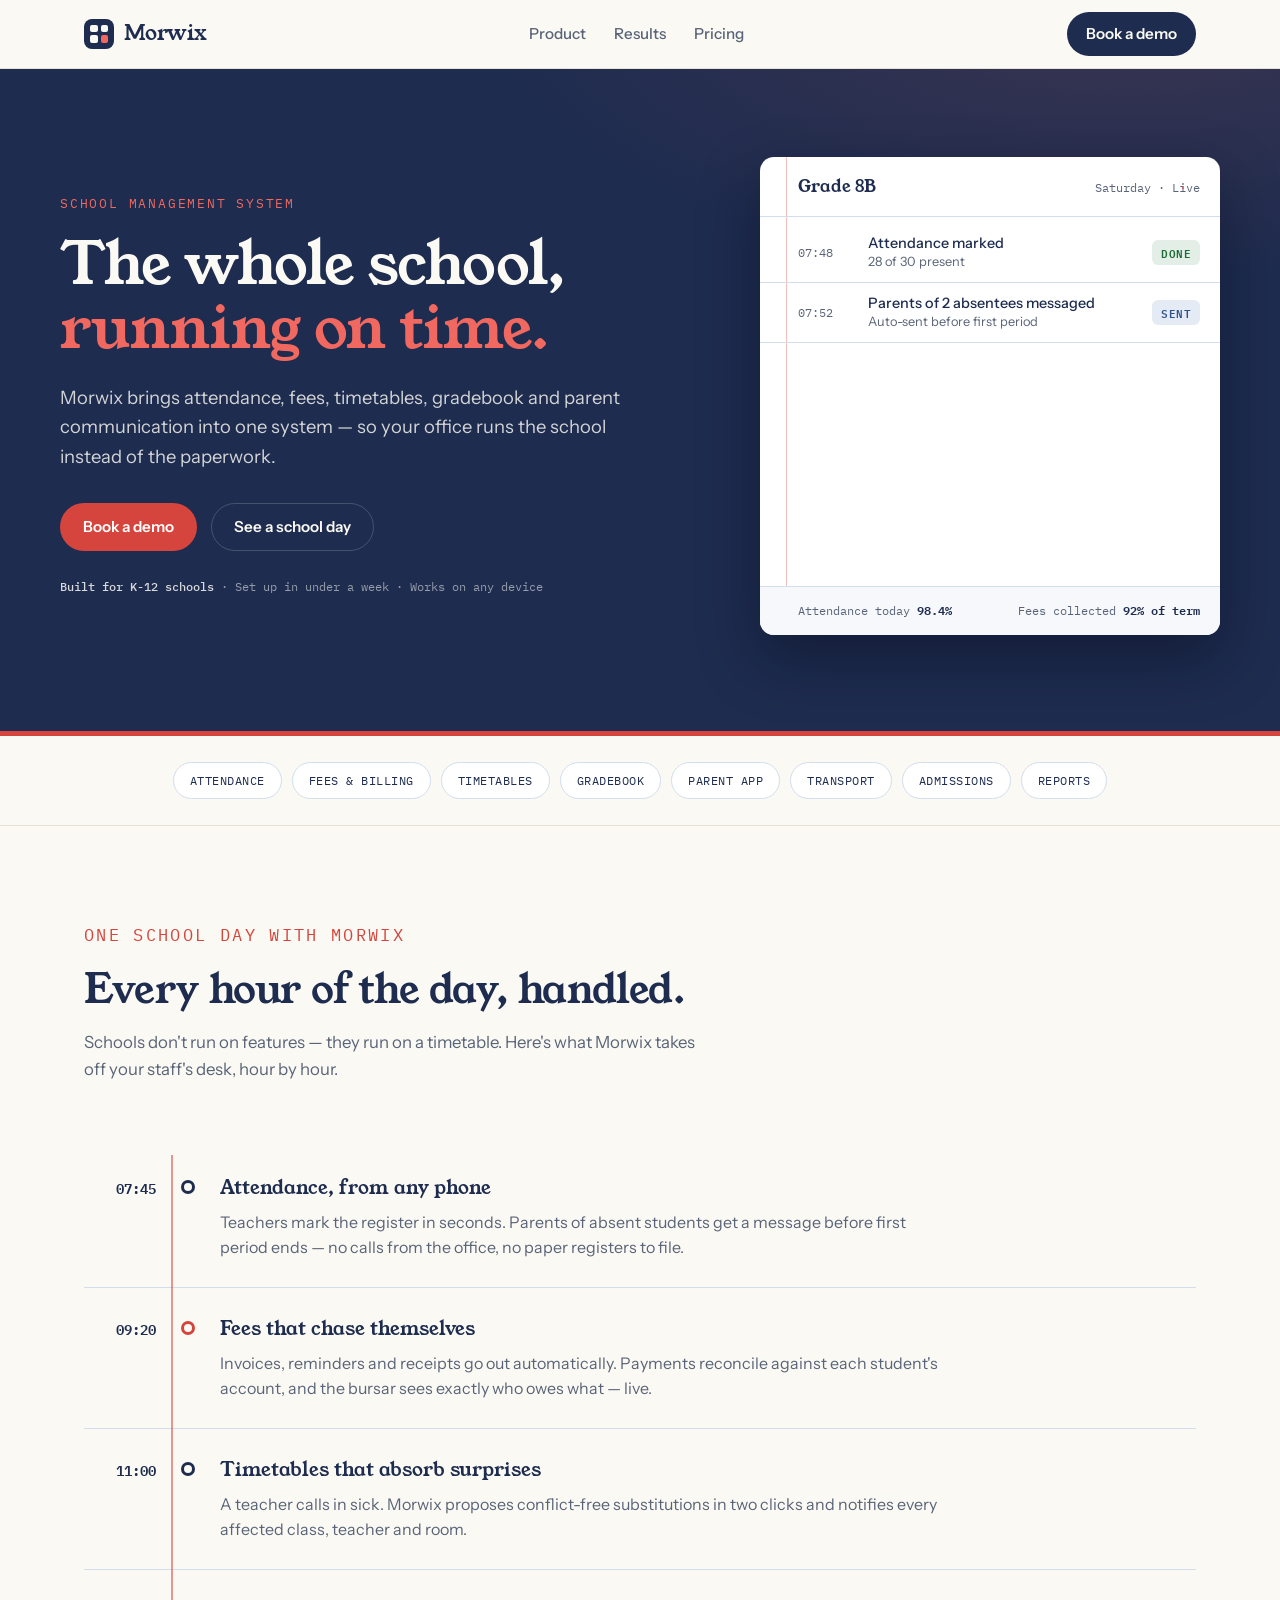
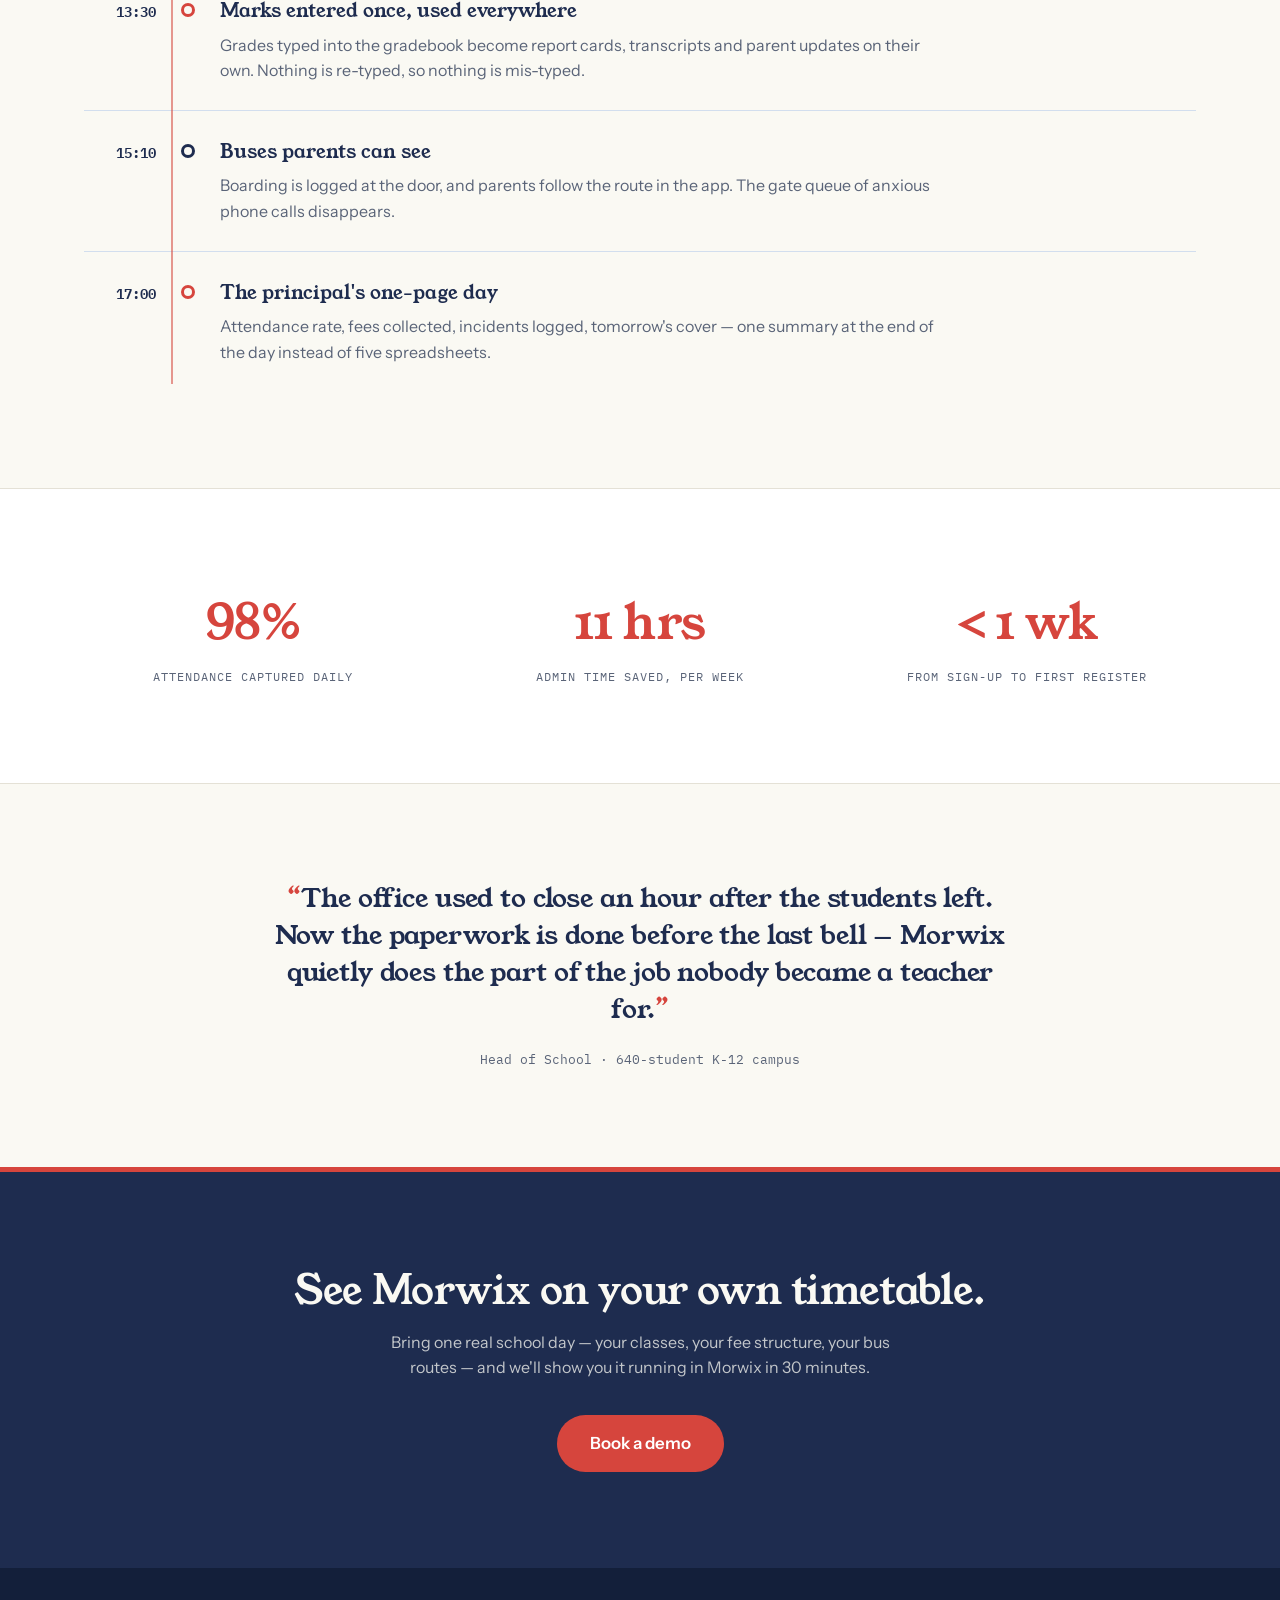
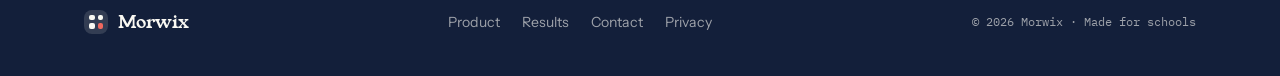
<file: index.html>
<!DOCTYPE html>
<html lang="en">
  <head>
    <meta charset="UTF-8" />
    <meta name="viewport" content="width=device-width, initial-scale=1.0" />
    <title>Morwix — School management that runs on time</title>
    
    <meta name="description" content="Morwix brings attendance, fees, gradebook, timetables and parent communication into one system for K-12 schools." />
    <link rel="preconnect" href="https://fonts.googleapis.com" />
    <link rel="preconnect" href="https://fonts.gstatic.com" crossorigin />
    <link href="https://fonts.googleapis.com/css2?family=Young+Serif&family=Instrument+Sans:ital,wght@0,400;0,500;0,600;1,400&family=IBM+Plex+Mono:wght@400;500;600&display=swap" rel="stylesheet" />
    <script type="module" crossorigin src="./assets/index-dnJi5em6.js"></script>
    <link rel="stylesheet" crossorigin href="./assets/index-CcglYetg.css">
  </head>
  <body>
    <div id="root"></div>
  </body>
</html>
</file>
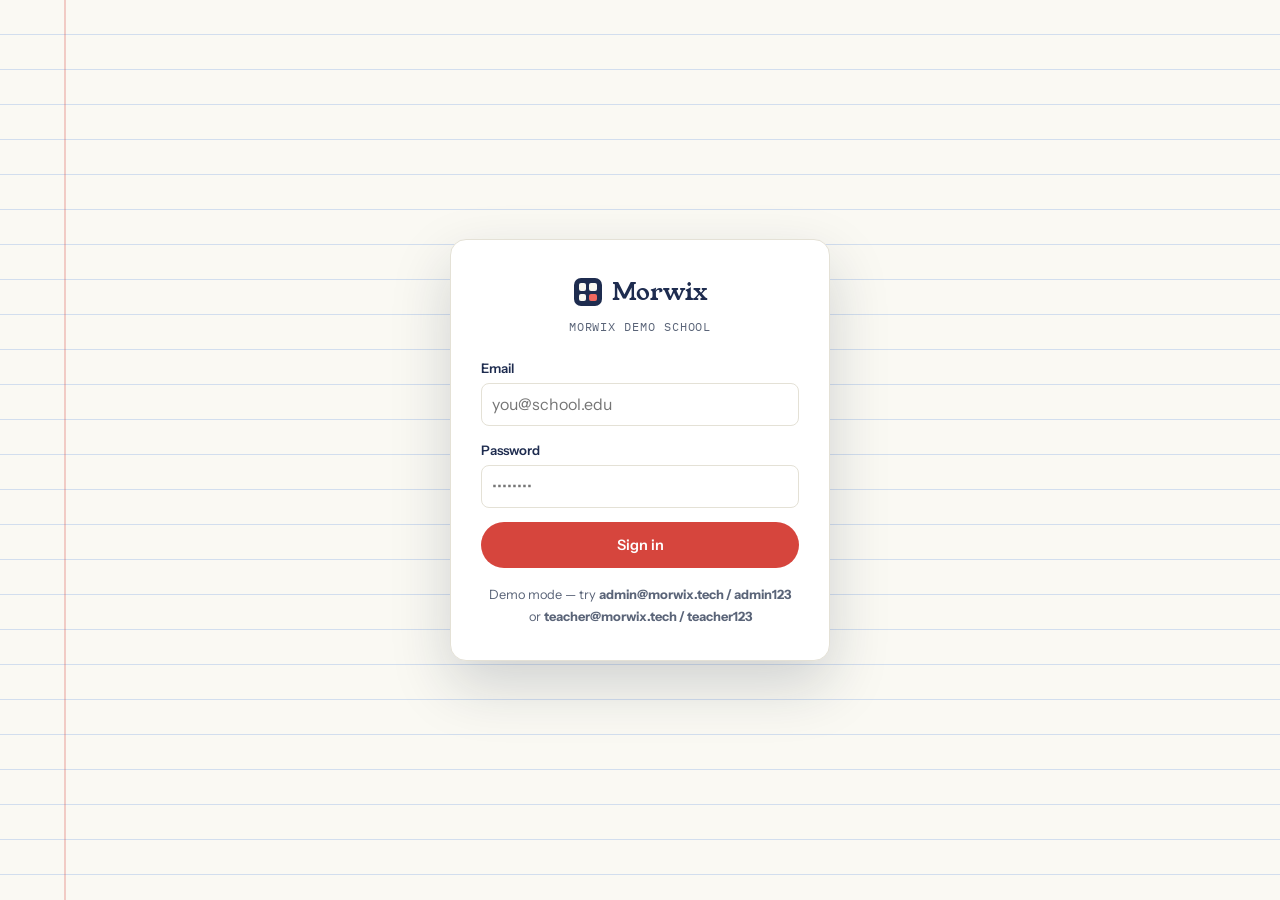
<file: app/index.html>
<!DOCTYPE html>
<html lang="en">
  <head>
    <meta charset="UTF-8" />
    <meta name="viewport" content="width=device-width, initial-scale=1.0" />
    <title>Morwix — School Management</title>
    <link rel="preconnect" href="https://fonts.googleapis.com" />
    <link rel="preconnect" href="https://fonts.gstatic.com" crossorigin />
    <link href="https://fonts.googleapis.com/css2?family=Young+Serif&family=Instrument+Sans:ital,wght@0,400;0,500;0,600;1,400&family=IBM+Plex+Mono:wght@400;500;600&display=swap" rel="stylesheet" />
    <script type="module" crossorigin src="./assets/index-DH7xwFsK.js"></script>
    <link rel="stylesheet" crossorigin href="./assets/index-CnYWIluH.css">
  </head>
  <body>
    <div id="root"></div>
  </body>
</html>
</file>
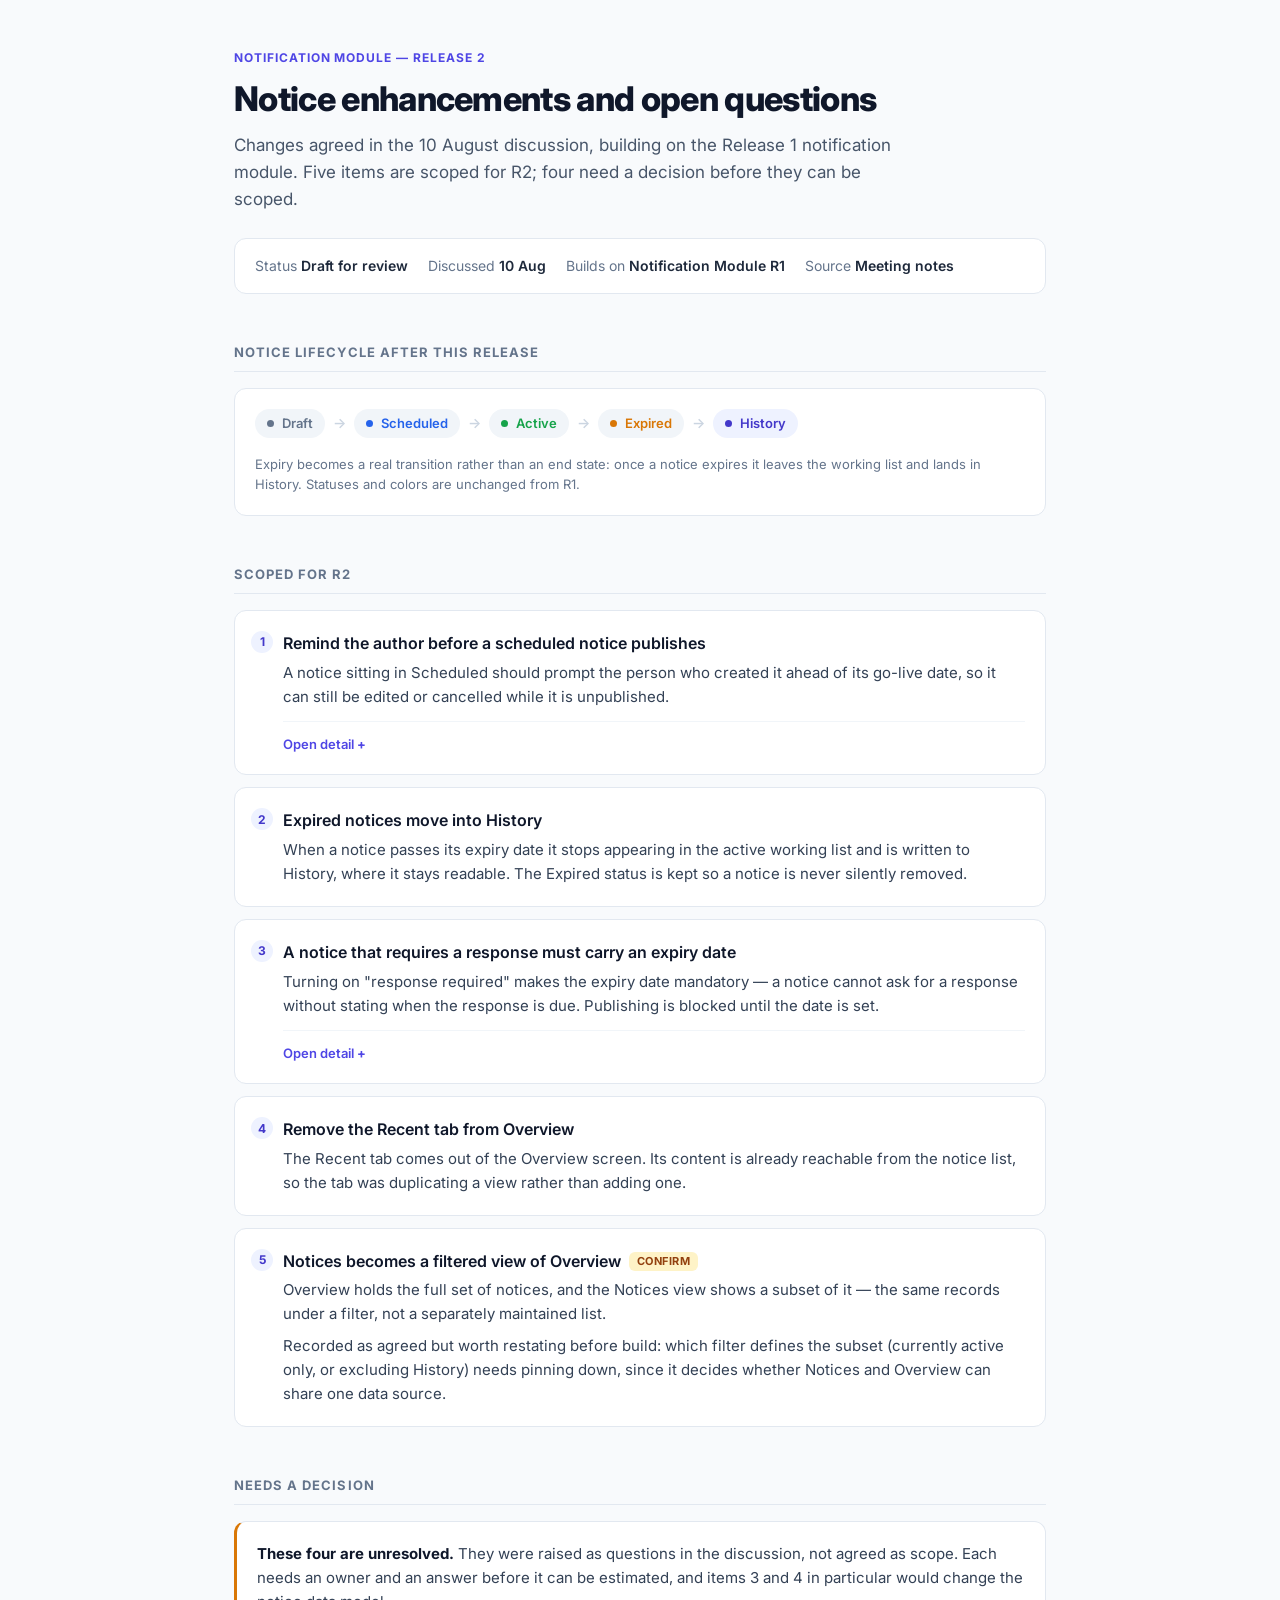
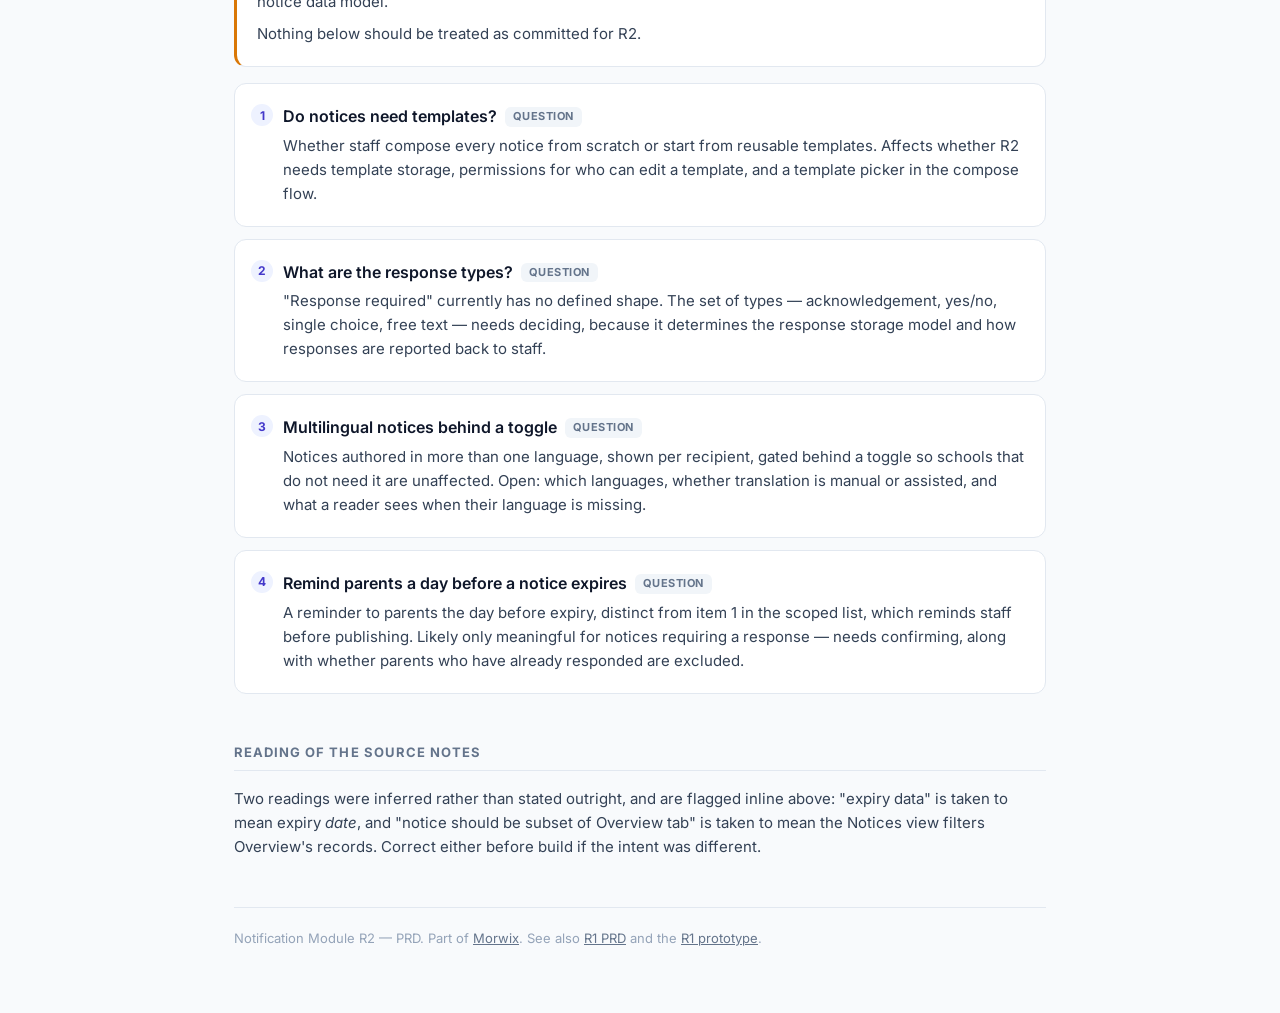
<file: mom/index.html>
<!DOCTYPE html>
<html lang="en">
<head>
<meta charset="utf-8">
<meta name="viewport" content="width=device-width, initial-scale=1">
<title>Notification Module R2 — PRD</title>
<link rel="preconnect" href="https://fonts.googleapis.com">
<link rel="preconnect" href="https://fonts.gstatic.com" crossorigin>
<link href="https://fonts.googleapis.com/css2?family=Inter:wght@400;500;600;700;800&display=swap" rel="stylesheet">
<style>
:root {
  --brand-600: #4F46E5;
  --brand-700: #4338CA;
  --brand-50: #EEF2FF;

  --slate-50: #F8FAFC;
  --slate-100: #F1F5F9;
  --slate-200: #E2E8F0;
  --slate-300: #CBD5E1;
  --slate-400: #94A3B8;
  --slate-500: #64748B;
  --slate-600: #475569;
  --slate-700: #334155;
  --slate-800: #1E293B;
  --slate-900: #0F172A;

  --status-draft: #64748B;
  --status-scheduled: #2563EB;
  --status-active: #16A34A;
  --status-expired: #D97706;

  --space-2: 2px;
  --space-4: 4px;
  --space-8: 8px;
  --space-12: 12px;
  --space-16: 16px;
  --space-20: 20px;
  --space-24: 24px;
  --space-32: 32px;
  --space-40: 40px;
  --space-48: 48px;
  --space-64: 64px;

  --radius-0: 0;
  --radius-6: 6px;
  --radius-8: 8px;
  --radius-12: 12px;
  --radius-16: 16px;
  --radius-20: 20px;
  --radius-full: 999px;
}

* { box-sizing: border-box; }

html { -webkit-text-size-adjust: 100%; }

body {
  margin: 0;
  font-family: Inter, -apple-system, BlinkMacSystemFont, "Segoe UI", sans-serif;
  font-size: 16px;
  line-height: 1.6;
  color: var(--slate-700);
  background: var(--slate-50);
}

.wrap {
  max-width: 860px;
  margin: 0 auto;
  padding: var(--space-48) var(--space-24) var(--space-64);
}

.eyebrow {
  font-size: 12px;
  font-weight: 700;
  letter-spacing: 0.08em;
  text-transform: uppercase;
  color: var(--brand-600);
  margin: 0 0 var(--space-12);
}

h1 {
  font-size: 34px;
  font-weight: 800;
  line-height: 1.2;
  letter-spacing: -0.02em;
  color: var(--slate-900);
  margin: 0 0 var(--space-12);
}

.lede {
  font-size: 17px;
  color: var(--slate-600);
  margin: 0 0 var(--space-24);
  max-width: 60ch;
}

.meta {
  display: flex;
  flex-wrap: wrap;
  gap: var(--space-8) var(--space-20);
  padding: var(--space-16) var(--space-20);
  background: #FFFFFF;
  border: 1px solid var(--slate-200);
  border-radius: var(--radius-12);
  font-size: 14px;
}

.meta div { color: var(--slate-500); }
.meta strong { color: var(--slate-800); font-weight: 600; }

h2 {
  font-size: 13px;
  font-weight: 700;
  letter-spacing: 0.08em;
  text-transform: uppercase;
  color: var(--slate-500);
  margin: var(--space-48) 0 var(--space-16);
  padding-bottom: var(--space-8);
  border-bottom: 1px solid var(--slate-200);
}

.flow {
  display: flex;
  flex-wrap: wrap;
  align-items: center;
  gap: var(--space-8);
  padding: var(--space-20);
  background: #FFFFFF;
  border: 1px solid var(--slate-200);
  border-radius: var(--radius-12);
}

.chip {
  display: inline-flex;
  align-items: center;
  gap: var(--space-8);
  padding: var(--space-4) var(--space-12);
  border-radius: var(--radius-full);
  font-size: 13px;
  font-weight: 600;
  background: var(--slate-100);
  color: var(--slate-600);
}

.chip::before {
  content: "";
  width: 7px;
  height: 7px;
  border-radius: var(--radius-full);
  background: currentColor;
}

.chip-draft { color: var(--status-draft); }
.chip-scheduled { color: var(--status-scheduled); }
.chip-active { color: var(--status-active); }
.chip-expired { color: var(--status-expired); }

.chip-dest {
  background: var(--brand-50);
  color: var(--brand-700);
}

.arrow {
  color: var(--slate-300);
  font-size: 14px;
  font-weight: 600;
}

.flow-note {
  flex-basis: 100%;
  margin: var(--space-8) 0 0;
  font-size: 13px;
  color: var(--slate-500);
}

ol.items {
  list-style: none;
  counter-reset: item;
  margin: 0;
  padding: 0;
}

ol.items > li {
  counter-increment: item;
  position: relative;
  padding: var(--space-20) var(--space-20) var(--space-20) var(--space-48);
  background: #FFFFFF;
  border: 1px solid var(--slate-200);
  border-radius: var(--radius-12);
  margin-bottom: var(--space-12);
}

ol.items > li::before {
  content: counter(item);
  position: absolute;
  left: var(--space-16);
  top: var(--space-20);
  width: 22px;
  height: 22px;
  border-radius: var(--radius-full);
  background: var(--brand-50);
  color: var(--brand-700);
  font-size: 12px;
  font-weight: 700;
  display: flex;
  align-items: center;
  justify-content: center;
}

.item-title {
  display: block;
  font-size: 16px;
  font-weight: 600;
  color: var(--slate-900);
  margin-bottom: var(--space-4);
}

.item-body { margin: 0; font-size: 15px; }
.item-body + .item-body { margin-top: var(--space-8); }

.tag {
  display: inline-block;
  margin-left: var(--space-8);
  padding: 1px var(--space-8);
  border-radius: var(--radius-6);
  font-size: 11px;
  font-weight: 700;
  letter-spacing: 0.04em;
  text-transform: uppercase;
  vertical-align: 2px;
  background: var(--slate-100);
  color: var(--slate-500);
}

.tag-check {
  background: #FEF3C7;
  color: #92400E;
}

details {
  margin-top: var(--space-12);
  border-top: 1px solid var(--slate-100);
  padding-top: var(--space-12);
}

summary {
  cursor: pointer;
  font-size: 13px;
  font-weight: 600;
  color: var(--brand-600);
  list-style: none;
}

summary::-webkit-details-marker { display: none; }

summary::after {
  content: " +";
  font-weight: 700;
}

details[open] summary::after { content: " −"; }

summary:focus-visible {
  outline: 2px solid var(--brand-600);
  outline-offset: 3px;
  border-radius: var(--radius-6);
}

details ul {
  margin: var(--space-12) 0 0;
  padding-left: var(--space-20);
  font-size: 14px;
  color: var(--slate-600);
}

details li { margin-bottom: var(--space-4); }

.callout {
  padding: var(--space-20);
  background: #FFFFFF;
  border: 1px solid var(--slate-200);
  border-left: 3px solid var(--status-expired);
  border-radius: var(--radius-12);
  font-size: 15px;
}

.callout p { margin: 0 0 var(--space-8); }
.callout p:last-child { margin-bottom: 0; }
.callout strong { color: var(--slate-900); }

footer {
  margin-top: var(--space-48);
  padding-top: var(--space-20);
  border-top: 1px solid var(--slate-200);
  font-size: 13px;
  color: var(--slate-400);
}

footer a { color: var(--slate-500); }

@media (max-width: 640px) {
  .wrap { padding: var(--space-32) var(--space-16) var(--space-48); }
  h1 { font-size: 27px; }
}
</style>
</head>
<body>
<div class="wrap">

  <p class="eyebrow">Notification Module — Release 2</p>
  <h1>Notice enhancements and open questions</h1>
  <p class="lede">Changes agreed in the 10 August discussion, building on the Release 1 notification module. Five items are scoped for R2; four need a decision before they can be scoped.</p>

  <div class="meta">
    <div>Status <strong>Draft for review</strong></div>
    <div>Discussed <strong>10 Aug</strong></div>
    <div>Builds on <strong>Notification Module R1</strong></div>
    <div>Source <strong>Meeting notes</strong></div>
  </div>

  <h2>Notice lifecycle after this release</h2>
  <div class="flow">
    <span class="chip chip-draft">Draft</span>
    <span class="arrow">&rarr;</span>
    <span class="chip chip-scheduled">Scheduled</span>
    <span class="arrow">&rarr;</span>
    <span class="chip chip-active">Active</span>
    <span class="arrow">&rarr;</span>
    <span class="chip chip-expired">Expired</span>
    <span class="arrow">&rarr;</span>
    <span class="chip chip-dest">History</span>
    <p class="flow-note">Expiry becomes a real transition rather than an end state: once a notice expires it leaves the working list and lands in History. Statuses and colors are unchanged from R1.</p>
  </div>

  <h2>Scoped for R2</h2>
  <ol class="items">
    <li>
      <span class="item-title">Remind the author before a scheduled notice publishes</span>
      <p class="item-body">A notice sitting in Scheduled should prompt the person who created it ahead of its go-live date, so it can still be edited or cancelled while it is unpublished.</p>
      <details>
        <summary>Open detail</summary>
        <ul>
          <li>How far ahead does the reminder fire — one day, or configurable?</li>
          <li>Does it go to the author only, or to all notice admins?</li>
          <li>Channel: in-app, email, or both.</li>
        </ul>
      </details>
    </li>
    <li>
      <span class="item-title">Expired notices move into History</span>
      <p class="item-body">When a notice passes its expiry date it stops appearing in the active working list and is written to History, where it stays readable. The Expired status is kept so a notice is never silently removed.</p>
    </li>
    <li>
      <span class="item-title">A notice that requires a response must carry an expiry date</span>
      <p class="item-body">Turning on "response required" makes the expiry date mandatory — a notice cannot ask for a response without stating when the response is due. Publishing is blocked until the date is set.</p>
      <details>
        <summary>Open detail</summary>
        <ul>
          <li>Read from the notes as expiry <em>date</em>; confirm whether a time of day is also needed.</li>
          <li>What happens to a response submitted after expiry — rejected, or accepted and flagged late?</li>
        </ul>
      </details>
    </li>
    <li>
      <span class="item-title">Remove the Recent tab from Overview</span>
      <p class="item-body">The Recent tab comes out of the Overview screen. Its content is already reachable from the notice list, so the tab was duplicating a view rather than adding one.</p>
    </li>
    <li>
      <span class="item-title">Notices becomes a filtered view of Overview<span class="tag tag-check">Confirm</span></span>
      <p class="item-body">Overview holds the full set of notices, and the Notices view shows a subset of it — the same records under a filter, not a separately maintained list.</p>
      <p class="item-body">Recorded as agreed but worth restating before build: which filter defines the subset (currently active only, or excluding History) needs pinning down, since it decides whether Notices and Overview can share one data source.</p>
    </li>
  </ol>

  <h2>Needs a decision</h2>
  <div class="callout">
    <p><strong>These four are unresolved.</strong> They were raised as questions in the discussion, not agreed as scope. Each needs an owner and an answer before it can be estimated, and items 3 and 4 in particular would change the notice data model.</p>
    <p>Nothing below should be treated as committed for R2.</p>
  </div>

  <ol class="items" style="margin-top: var(--space-16)">
    <li>
      <span class="item-title">Do notices need templates?<span class="tag">Question</span></span>
      <p class="item-body">Whether staff compose every notice from scratch or start from reusable templates. Affects whether R2 needs template storage, permissions for who can edit a template, and a template picker in the compose flow.</p>
    </li>
    <li>
      <span class="item-title">What are the response types?<span class="tag">Question</span></span>
      <p class="item-body">"Response required" currently has no defined shape. The set of types — acknowledgement, yes/no, single choice, free text — needs deciding, because it determines the response storage model and how responses are reported back to staff.</p>
    </li>
    <li>
      <span class="item-title">Multilingual notices behind a toggle<span class="tag">Question</span></span>
      <p class="item-body">Notices authored in more than one language, shown per recipient, gated behind a toggle so schools that do not need it are unaffected. Open: which languages, whether translation is manual or assisted, and what a reader sees when their language is missing.</p>
    </li>
    <li>
      <span class="item-title">Remind parents a day before a notice expires<span class="tag">Question</span></span>
      <p class="item-body">A reminder to parents the day before expiry, distinct from item 1 in the scoped list, which reminds staff before publishing. Likely only meaningful for notices requiring a response — needs confirming, along with whether parents who have already responded are excluded.</p>
    </li>
  </ol>

  <h2>Reading of the source notes</h2>
  <p class="item-body">Two readings were inferred rather than stated outright, and are flagged inline above: "expiry data" is taken to mean expiry <em>date</em>, and "notice should be subset of Overview tab" is taken to mean the Notices view filters Overview's records. Correct either before build if the intent was different.</p>

  <footer>
    Notification Module R2 — PRD. Part of <a href="/">Morwix</a>. See also <a href="/morwix_notification_module_release_1/">R1 PRD</a> and the <a href="/notification-prototype/">R1 prototype</a>.
  </footer>

</div>
</body>
</html>
</file>
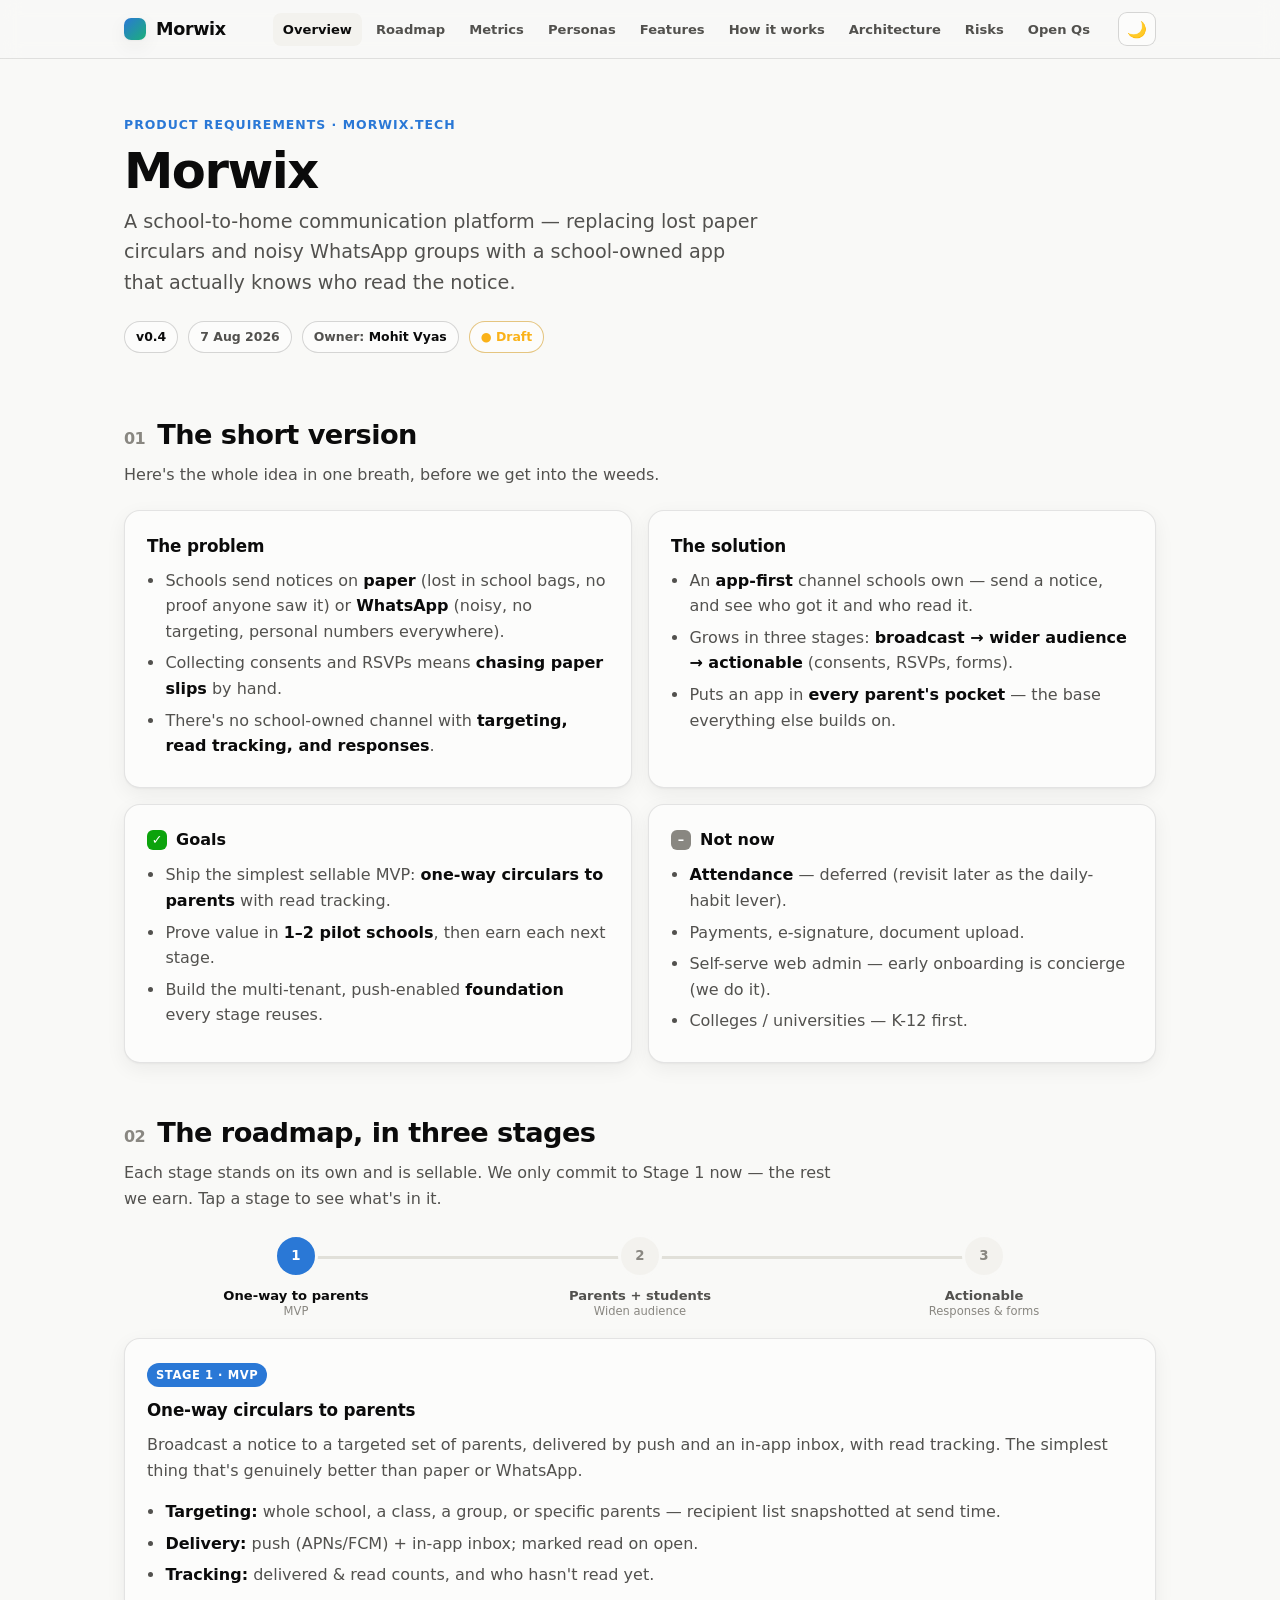
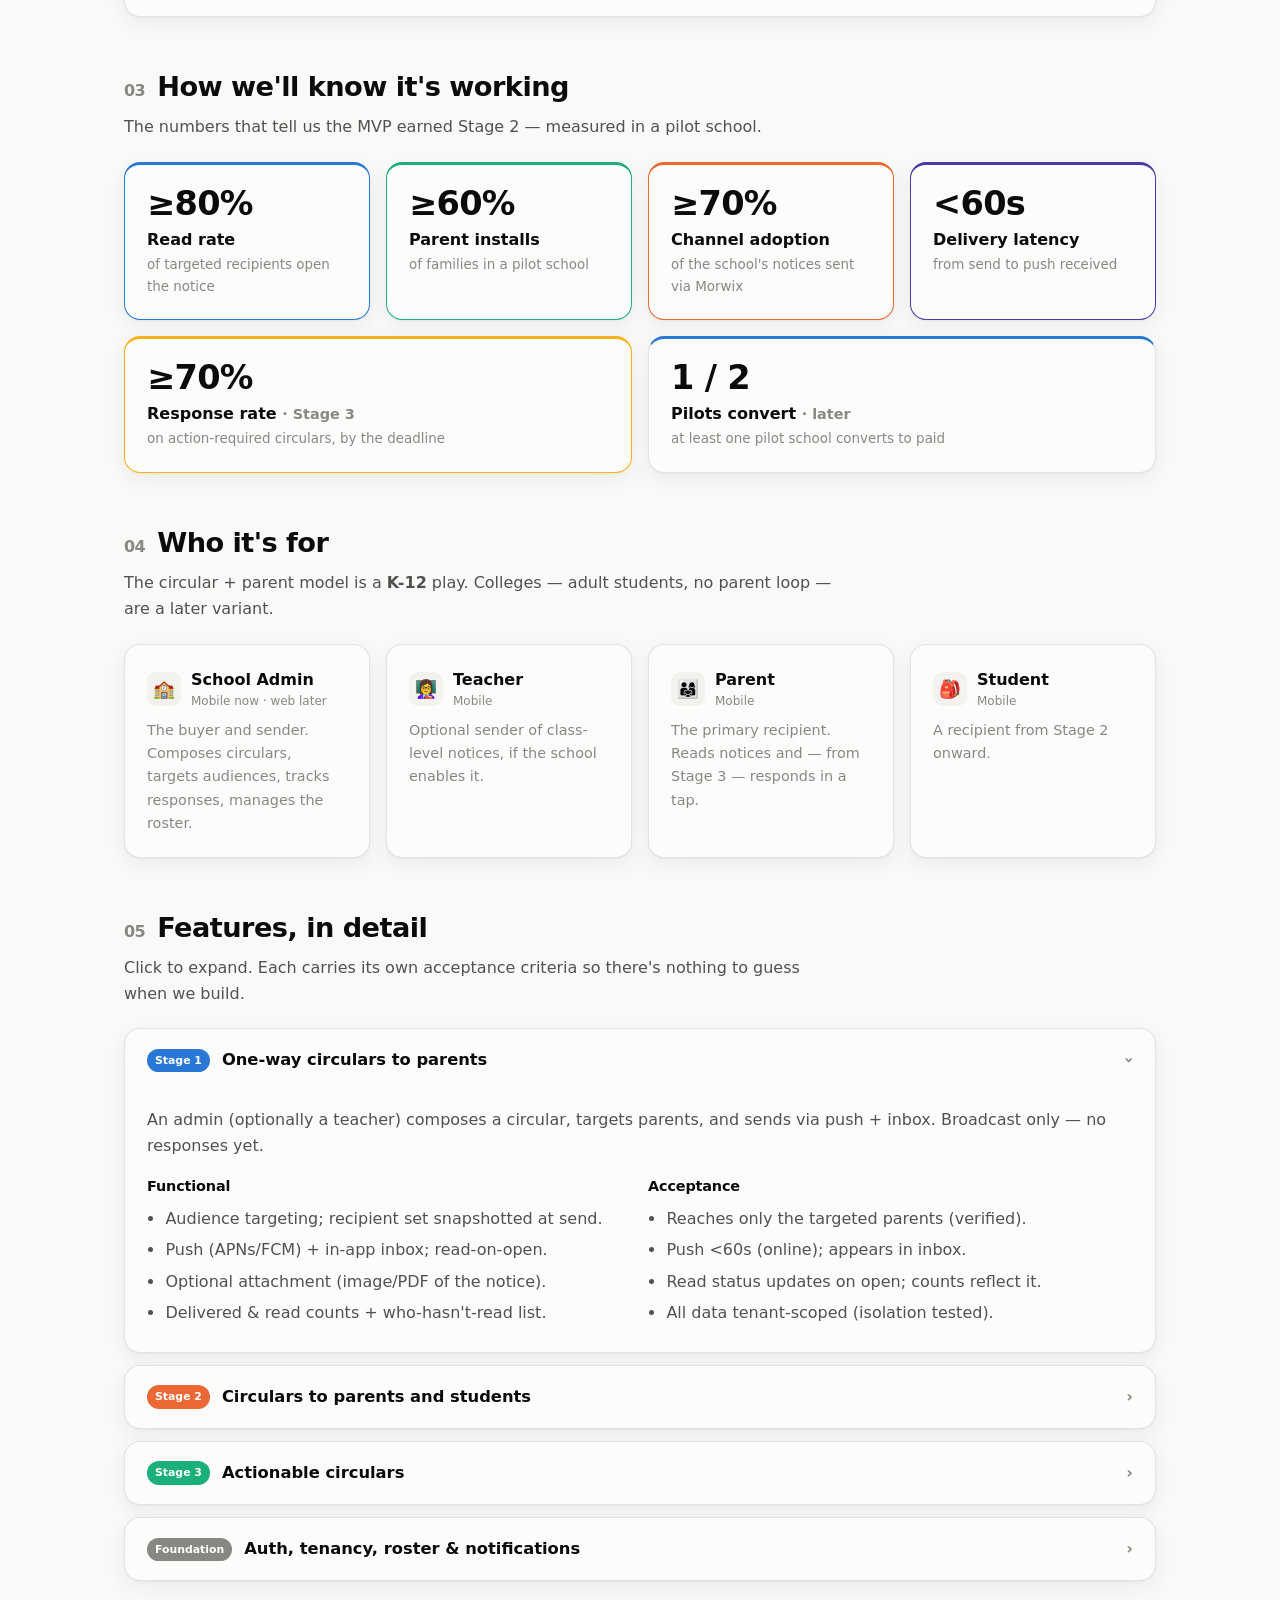
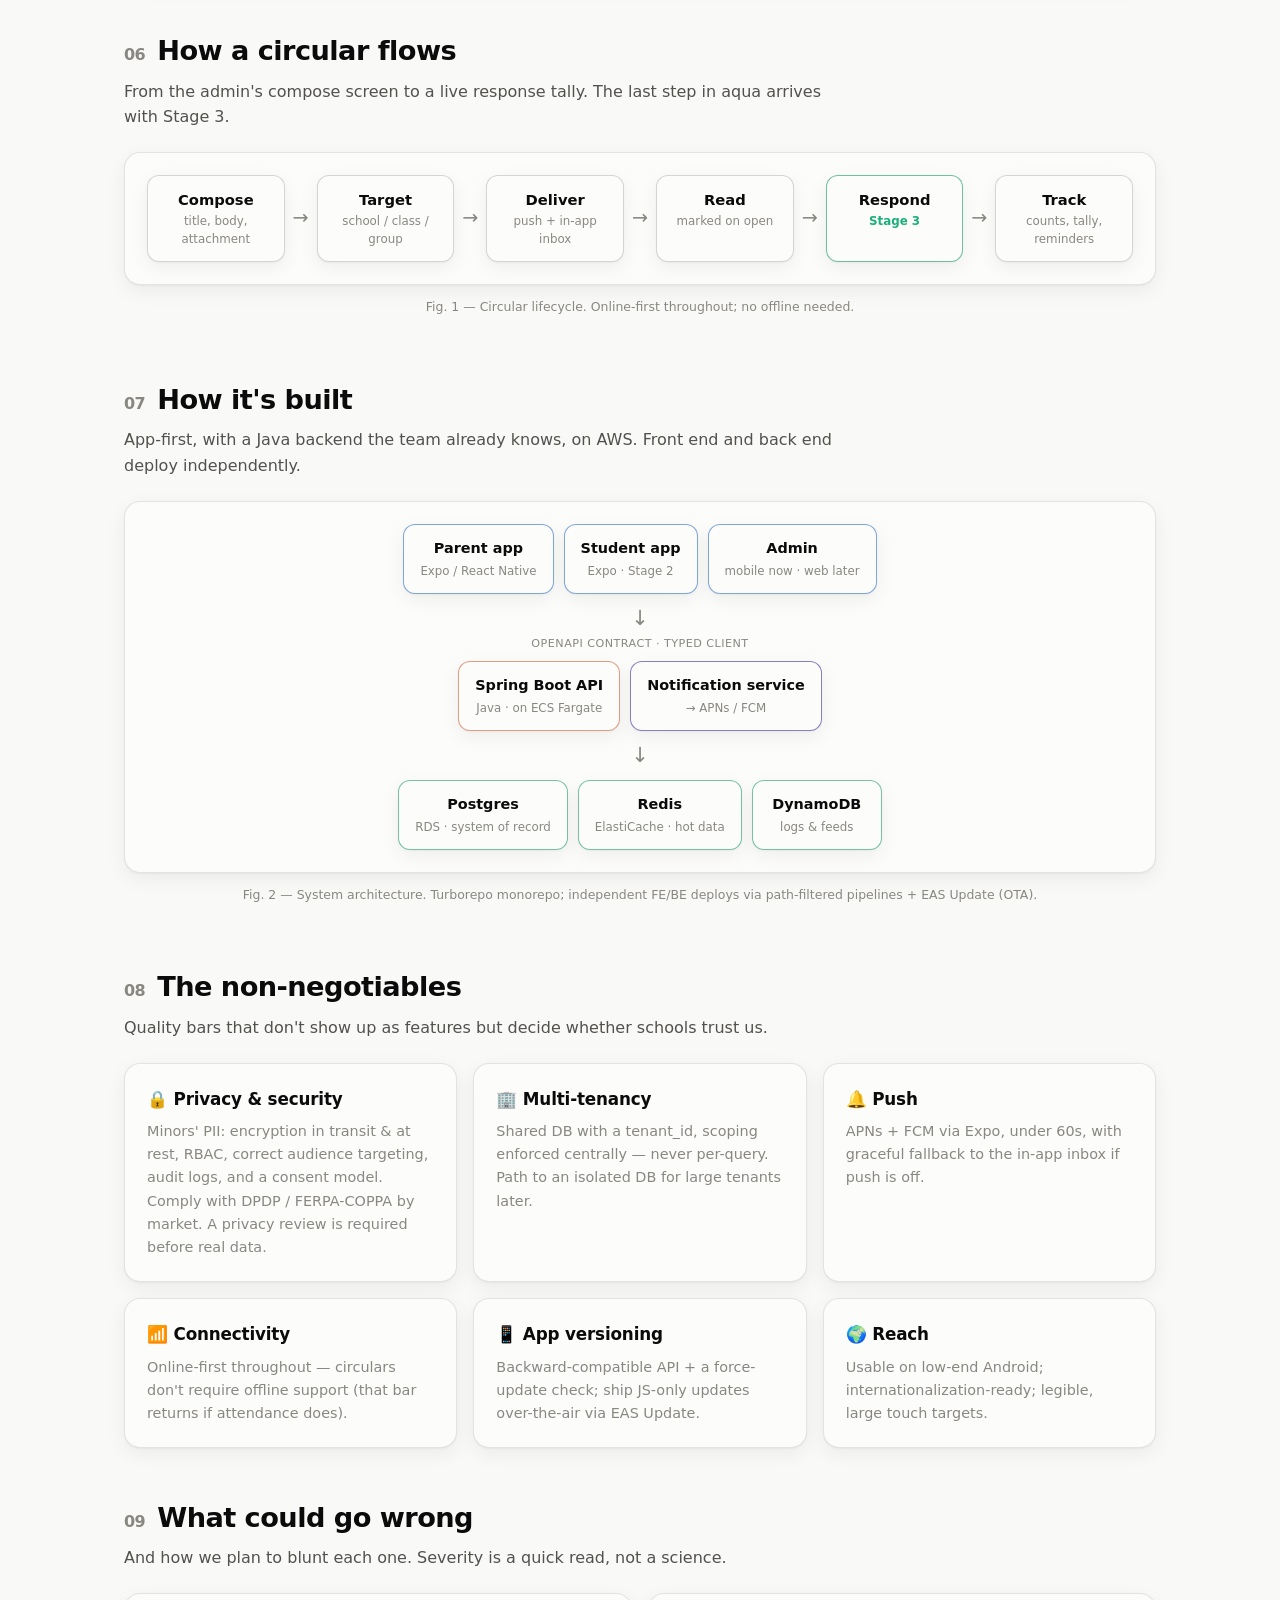
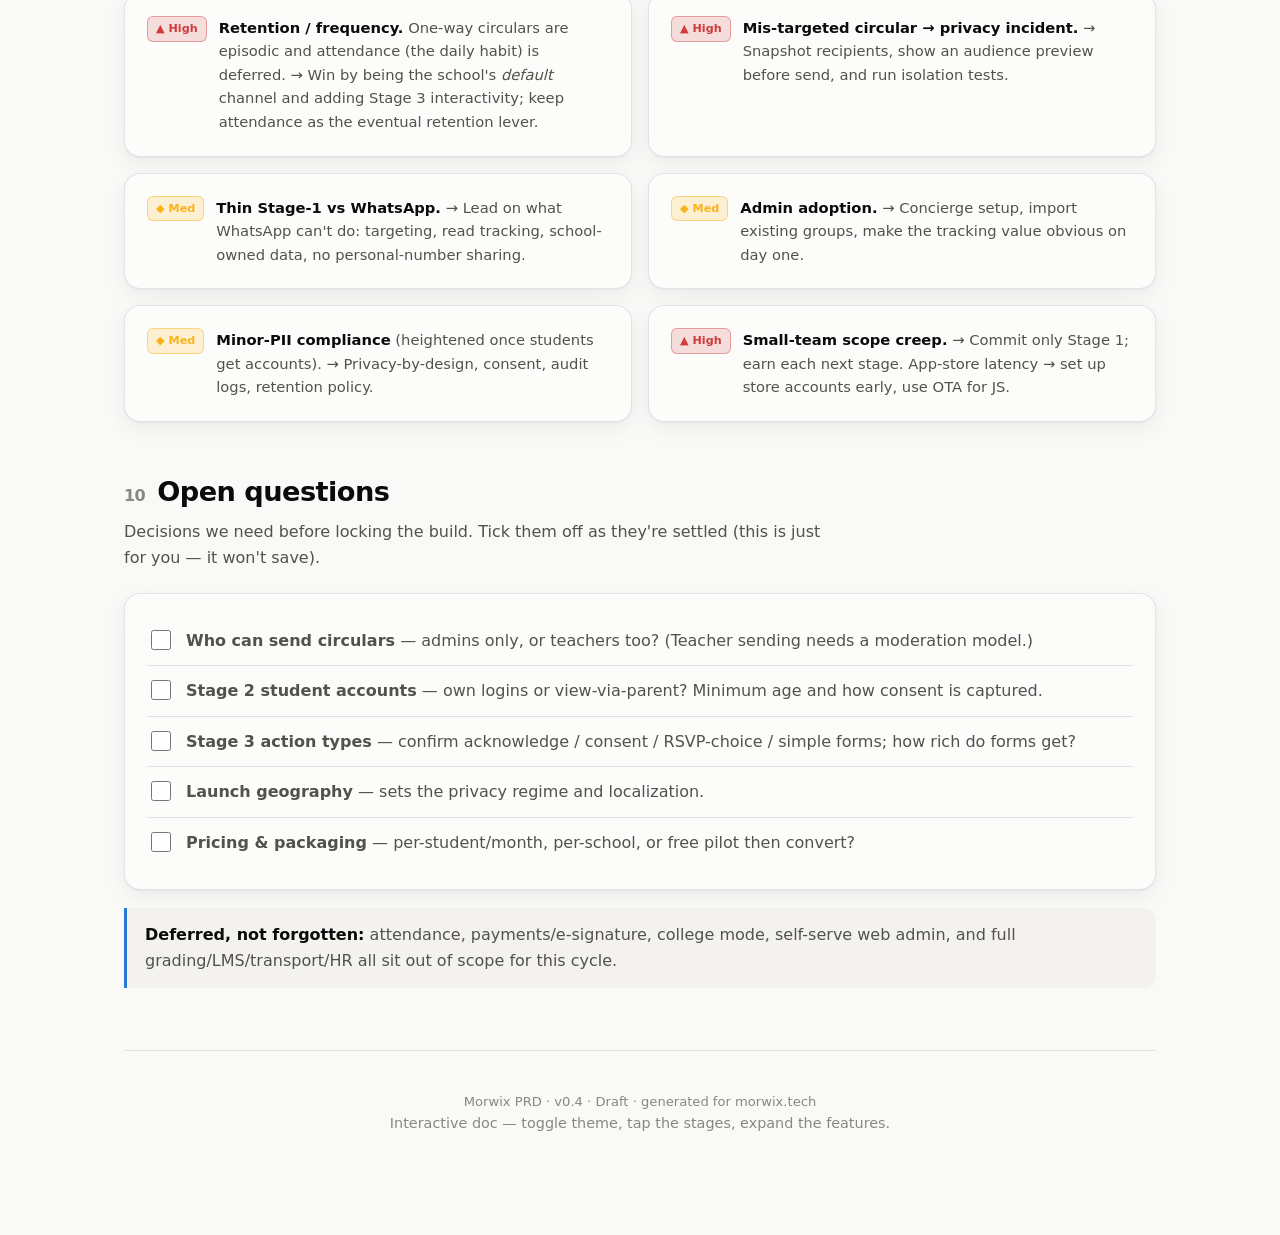
<file: morwix-prd/index.html>
<!DOCTYPE html>
<html lang="en" data-palette="morwix">
<head>
<meta charset="UTF-8" />
<meta name="viewport" content="width=device-width, initial-scale=1.0" />
<title>Morwix — Interactive PRD</title>
<style>
  :root {
    color-scheme: light;
    --plane: #f9f9f7;
    --surface: #fcfcfb;
    --surface-2: #f3f2ee;
    --text: #0b0b0b;
    --text-2: #52514e;
    --muted: #898781;
    --grid: #e1e0d9;
    --border: rgba(11,11,11,0.10);
    --border-2: rgba(11,11,11,0.16);
    --accent: #2a78d6;   /* blue  — Stage 1 / brand */
    --s1: #2a78d6;       /* blue  */
    --s2: #eb6834;       /* orange — Stage 2 */
    --s3: #1baf7a;       /* aqua  — Stage 3 */
    --violet: #4a3aa7;
    --good: #0ca30c;
    --warning: #fab219;
    --serious: #ec835a;
    --critical: #d03b3b;
    --success-text: #006300;
    --shadow: 0 1px 2px rgba(11,11,11,0.04), 0 6px 20px rgba(11,11,11,0.06);
    --radius: 16px;
    --font: system-ui, -apple-system, "Segoe UI", sans-serif;
  }
  @media (prefers-color-scheme: dark) {
    :root:where(:not([data-theme="light"])) {
      color-scheme: dark;
      --plane: #0d0d0d; --surface: #1a1a19; --surface-2: #232320;
      --text: #ffffff; --text-2: #c3c2b7; --muted: #898781;
      --grid: #2c2c2a; --border: rgba(255,255,255,0.10); --border-2: rgba(255,255,255,0.18);
      --accent: #3987e5; --s1: #3987e5; --s2: #d95926; --s3: #199e70; --violet: #9085e9;
      --success-text: #0ca30c;
      --shadow: 0 1px 2px rgba(0,0,0,0.3), 0 8px 26px rgba(0,0,0,0.45);
    }
  }
  :root[data-theme="dark"] {
    color-scheme: dark;
    --plane: #0d0d0d; --surface: #1a1a19; --surface-2: #232320;
    --text: #ffffff; --text-2: #c3c2b7; --muted: #898781;
    --grid: #2c2c2a; --border: rgba(255,255,255,0.10); --border-2: rgba(255,255,255,0.18);
    --accent: #3987e5; --s1: #3987e5; --s2: #d95926; --s3: #199e70; --violet: #9085e9;
    --success-text: #0ca30c;
    --shadow: 0 1px 2px rgba(0,0,0,0.3), 0 8px 26px rgba(0,0,0,0.45);
  }

  * { box-sizing: border-box; }
  html { scroll-behavior: smooth; }
  body {
    margin: 0; font-family: var(--font); background: var(--plane); color: var(--text);
    line-height: 1.6; -webkit-font-smoothing: antialiased; font-size: 16px;
  }
  a { color: var(--accent); text-decoration: none; }
  a:hover { text-decoration: underline; }

  /* progress bar */
  #progress { position: fixed; top: 0; left: 0; height: 3px; width: 0%; background: var(--accent); z-index: 100; transition: width .1s linear; }

  /* header */
  header.top {
    position: sticky; top: 0; z-index: 50; background: color-mix(in srgb, var(--plane) 86%, transparent);
    backdrop-filter: blur(10px); border-bottom: 1px solid var(--border);
  }
  .top-inner { max-width: 1080px; margin: 0 auto; padding: 12px 24px; display: flex; align-items: center; gap: 18px; }
  .brand { display: flex; align-items: center; gap: 10px; font-weight: 700; letter-spacing: -.02em; font-size: 1.1rem; }
  .brand .dot { width: 22px; height: 22px; border-radius: 7px; background: linear-gradient(135deg, var(--s1), var(--s3)); box-shadow: var(--shadow); }
  nav.links { display: flex; gap: 4px; margin-left: auto; flex-wrap: wrap; }
  nav.links a {
    color: var(--text-2); font-size: .82rem; font-weight: 550; padding: 6px 10px; border-radius: 8px; white-space: nowrap;
  }
  nav.links a:hover { background: var(--surface-2); text-decoration: none; color: var(--text); }
  nav.links a.active { color: var(--text); background: var(--surface-2); }
  .theme-btn {
    border: 1px solid var(--border-2); background: var(--surface); color: var(--text); cursor: pointer;
    width: 38px; height: 34px; border-radius: 9px; font-size: 1rem; display: grid; place-items: center;
  }
  .theme-btn:hover { background: var(--surface-2); }

  main { max-width: 1080px; margin: 0 auto; padding: 0 24px 100px; }

  /* hero */
  .hero { padding: 56px 0 20px; }
  .eyebrow { color: var(--accent); font-weight: 650; font-size: .78rem; letter-spacing: .08em; text-transform: uppercase; }
  .hero h1 { font-size: clamp(2.1rem, 5vw, 3.1rem); line-height: 1.08; letter-spacing: -.03em; margin: 10px 0 8px; }
  .hero p.lead { font-size: 1.2rem; color: var(--text-2); max-width: 640px; margin: 0 0 22px; }
  .meta { display: flex; gap: 10px; flex-wrap: wrap; }
  .chip {
    font-size: .78rem; font-weight: 600; padding: 5px 11px; border-radius: 999px;
    border: 1px solid var(--border-2); background: var(--surface); color: var(--text-2);
  }
  .chip.draft { color: var(--warning); border-color: color-mix(in srgb, var(--warning) 45%, var(--border-2)); }
  .chip strong { color: var(--text); }

  section { scroll-margin-top: 74px; padding: 40px 0 8px; }
  section > h2 {
    font-size: 1.7rem; letter-spacing: -.02em; margin: 0 0 6px; display: flex; align-items: baseline; gap: 12px;
  }
  section > h2 .num { color: var(--muted); font-size: 1rem; font-weight: 650; }
  .section-lead { color: var(--text-2); max-width: 720px; margin: 0 0 22px; }

  .card {
    background: var(--surface); border: 1px solid var(--border); border-radius: var(--radius);
    padding: 22px; box-shadow: var(--shadow);
  }
  .grid { display: grid; gap: 16px; }
  .g2 { grid-template-columns: repeat(2, 1fr); }
  .g3 { grid-template-columns: repeat(3, 1fr); }
  .g4 { grid-template-columns: repeat(4, 1fr); }
  @media (max-width: 820px) { .g2, .g3, .g4 { grid-template-columns: 1fr; } nav.links { display: none; } }

  h3 { font-size: 1.05rem; margin: 0 0 8px; letter-spacing: -.01em; }
  ul.clean { margin: 0; padding-left: 1.15em; }
  ul.clean li { margin: 6px 0; color: var(--text-2); }
  ul.clean li strong { color: var(--text); }
  .muted { color: var(--muted); font-size: .9rem; }

  /* goals / non-goals */
  .pill-title { display: flex; align-items: center; gap: 9px; font-weight: 650; margin-bottom: 10px; }
  .tick { width: 20px; height: 20px; border-radius: 6px; display: grid; place-items: center; font-size: .8rem; color: #fff; flex: none; }
  .tick.go { background: var(--good); }
  .tick.no { background: var(--muted); }

  /* roadmap stepper + tabs */
  .stepper { display: flex; gap: 0; margin: 0 0 20px; position: relative; }
  .step {
    flex: 1; text-align: center; background: none; border: none; cursor: pointer; font-family: inherit;
    padding: 0; position: relative; color: var(--text-2);
  }
  .step .node {
    width: 44px; height: 44px; border-radius: 50%; margin: 0 auto 10px; display: grid; place-items: center;
    font-weight: 700; color: #fff; position: relative; z-index: 2; border: 3px solid var(--plane); transition: transform .15s;
  }
  .step:hover .node { transform: translateY(-2px); }
  .step .cap { font-size: .82rem; font-weight: 600; display: block; }
  .step .sub { font-size: .72rem; color: var(--muted); }
  .step::before {
    content: ""; position: absolute; top: 22px; left: -50%; width: 100%; height: 3px; background: var(--grid); z-index: 1;
  }
  .step:first-child::before { display: none; }
  .step[data-stage="1"] .node { background: var(--s1); }
  .step[data-stage="2"] .node { background: var(--s2); }
  .step[data-stage="3"] .node { background: var(--s3); }
  .step[aria-selected="false"] .node { background: var(--surface-2); color: var(--muted); }
  .step[aria-selected="true"] .cap { color: var(--text); }

  .panel { display: none; }
  .panel.active { display: block; animation: fade .25s ease; }
  @keyframes fade { from { opacity: 0; transform: translateY(6px); } to { opacity: 1; transform: none; } }
  .panel .tag {
    display: inline-block; font-size: .72rem; font-weight: 700; letter-spacing: .05em; text-transform: uppercase;
    padding: 3px 9px; border-radius: 999px; color: #fff; margin-bottom: 10px;
  }
  .tag.t1 { background: var(--s1); } .tag.t2 { background: var(--s2); } .tag.t3 { background: var(--s3); }

  /* KPI tiles */
  .kpi { border-top: 3px solid var(--accent); }
  .kpi .val { font-size: 2.1rem; font-weight: 750; letter-spacing: -.02em; line-height: 1; }
  .kpi .lbl { font-weight: 600; margin-top: 6px; }
  .kpi .dsc { color: var(--muted); font-size: .84rem; margin-top: 2px; }
  .kpi.b1 { border-color: var(--s1); } .kpi.b2 { border-color: var(--s2); } .kpi.b3 { border-color: var(--s3); }
  .kpi.b4 { border-color: var(--violet); } .kpi.b5 { border-color: var(--warning); }

  /* personas */
  .persona .who { display: flex; align-items: center; gap: 10px; margin-bottom: 8px; }
  .persona .ic { width: 34px; height: 34px; border-radius: 9px; display: grid; place-items: center; font-size: 1.1rem; background: var(--surface-2); flex: none; }
  .persona .role { font-weight: 650; }
  .persona .surf { font-size: .75rem; color: var(--muted); }

  /* flow diagram */
  .flow { display: flex; align-items: stretch; gap: 0; flex-wrap: wrap; }
  .flow .fnode {
    background: var(--surface); border: 1px solid var(--border-2); border-radius: 12px; padding: 12px 14px; text-align: center;
    min-width: 120px; flex: 1; box-shadow: var(--shadow);
  }
  .flow .fnode .fn-t { font-weight: 650; font-size: .92rem; }
  .flow .fnode .fn-s { font-size: .74rem; color: var(--muted); }
  .flow .arrow { align-self: center; color: var(--muted); padding: 0 8px; font-size: 1.2rem; flex: none; }
  .flow .fnode.stage3 { border-color: color-mix(in srgb, var(--s3) 55%, var(--border-2)); }
  .flow .fnode.stage3 .fn-s { color: var(--s3); font-weight: 600; }
  @media (max-width: 820px) { .flow { flex-direction: column; } .flow .arrow { transform: rotate(90deg); padding: 4px 0; } }

  /* architecture */
  .arch { display: flex; flex-direction: column; gap: 0; }
  .layer { display: flex; gap: 10px; justify-content: center; flex-wrap: wrap; }
  .box {
    border-radius: 12px; padding: 12px 16px; text-align: center; font-weight: 600; font-size: .9rem;
    border: 1px solid var(--border-2); background: var(--surface); box-shadow: var(--shadow); min-width: 130px;
  }
  .box small { display: block; font-weight: 500; color: var(--muted); font-size: .74rem; margin-top: 2px; }
  .box.client { border-color: color-mix(in srgb, var(--s1) 50%, var(--border-2)); }
  .box.api { border-color: color-mix(in srgb, var(--s2) 50%, var(--border-2)); }
  .box.data { border-color: color-mix(in srgb, var(--s3) 50%, var(--border-2)); }
  .box.notif { border-color: color-mix(in srgb, var(--violet) 55%, var(--border-2)); }
  .vsep { text-align: center; color: var(--muted); font-size: 1.3rem; padding: 8px 0; }
  .vsep small { display: block; font-size: .7rem; letter-spacing: .04em; text-transform: uppercase; }

  /* risks */
  .risk { display: flex; gap: 12px; align-items: flex-start; }
  .sev { font-size: .7rem; font-weight: 700; padding: 3px 8px; border-radius: 6px; white-space: nowrap; display: inline-flex; align-items: center; gap: 4px; flex: none; }
  .sev.high { background: color-mix(in srgb, var(--critical) 16%, var(--surface)); color: var(--critical); border: 1px solid color-mix(in srgb, var(--critical) 40%, transparent); }
  .sev.med { background: color-mix(in srgb, var(--warning) 18%, var(--surface)); color: #8a6100; border: 1px solid color-mix(in srgb, var(--warning) 45%, transparent); }
  :root[data-theme="dark"] .sev.med, :root:where(:not([data-theme="light"])) .sev.med { color: var(--warning); }
  .risk .r-body strong { color: var(--text); }
  .risk .r-body { color: var(--text-2); font-size: .92rem; }

  /* collapsible features */
  details.feat { background: var(--surface); border: 1px solid var(--border); border-radius: var(--radius); box-shadow: var(--shadow); overflow: hidden; }
  details.feat + details.feat { margin-top: 12px; }
  details.feat summary {
    cursor: pointer; padding: 18px 22px; font-weight: 650; font-size: 1.02rem; display: flex; align-items: center; gap: 12px; list-style: none;
  }
  details.feat summary::-webkit-details-marker { display: none; }
  details.feat summary .fchev { margin-left: auto; color: var(--muted); transition: transform .2s; }
  details.feat[open] summary .fchev { transform: rotate(90deg); }
  details.feat .fbody { padding: 0 22px 20px; }
  .stpill { font-size: .68rem; font-weight: 700; padding: 3px 8px; border-radius: 999px; color: #fff; }
  .stpill.s1 { background: var(--s1); } .stpill.s2 { background: var(--s2); } .stpill.s3 { background: var(--s3); }
  .stpill.found { background: var(--muted); }

  /* open questions checklist */
  .qlist { list-style: none; margin: 0; padding: 0; }
  .qlist li { display: flex; gap: 12px; align-items: flex-start; padding: 12px 0; border-bottom: 1px solid var(--border); }
  .qlist li:last-child { border-bottom: none; }
  .qlist input { width: 20px; height: 20px; margin-top: 2px; accent-color: var(--accent); flex: none; cursor: pointer; }
  .qlist label { color: var(--text-2); cursor: pointer; }
  .qlist input:checked + label { color: var(--muted); text-decoration: line-through; }

  .callout {
    border-left: 3px solid var(--accent); background: var(--surface-2); border-radius: 0 12px 12px 0;
    padding: 14px 18px; color: var(--text-2); margin: 4px 0;
  }
  .callout strong { color: var(--text); }

  footer { text-align: center; color: var(--muted); font-size: .82rem; padding: 40px 0 0; border-top: 1px solid var(--border); margin-top: 50px; }
  .fig-cap { font-size: .78rem; color: var(--muted); text-align: center; margin-top: 12px; }
</style>
</head>
<body>
<div id="progress"></div>

<header class="top">
  <div class="top-inner">
    <div class="brand"><span class="dot"></span> Morwix</div>
    <nav class="links" id="nav">
      <a href="#overview">Overview</a>
      <a href="#roadmap">Roadmap</a>
      <a href="#metrics">Metrics</a>
      <a href="#personas">Personas</a>
      <a href="#features">Features</a>
      <a href="#lifecycle">How it works</a>
      <a href="#architecture">Architecture</a>
      <a href="#risks">Risks</a>
      <a href="#questions">Open Qs</a>
    </nav>
    <button class="theme-btn" id="themeBtn" title="Toggle light / dark" aria-label="Toggle theme">🌙</button>
  </div>
</header>

<main>
  <!-- HERO -->
  <div class="hero">
    <div class="eyebrow">Product Requirements · morwix.tech</div>
    <h1>Morwix</h1>
    <p class="lead">A school-to-home communication platform — replacing lost paper circulars and noisy WhatsApp groups with a school-owned app that actually knows who read the notice.</p>
    <div class="meta">
      <span class="chip"><strong>v0.4</strong></span>
      <span class="chip">7 Aug 2026</span>
      <span class="chip">Owner: <strong>Mohit Vyas</strong></span>
      <span class="chip draft">● Draft</span>
    </div>
  </div>

  <!-- OVERVIEW -->
  <section id="overview">
    <h2><span class="num">01</span> The short version</h2>
    <p class="section-lead">Here's the whole idea in one breath, before we get into the weeds.</p>
    <div class="grid g2">
      <div class="card">
        <h3>The problem</h3>
        <ul class="clean">
          <li>Schools send notices on <strong>paper</strong> (lost in school bags, no proof anyone saw it) or <strong>WhatsApp</strong> (noisy, no targeting, personal numbers everywhere).</li>
          <li>Collecting consents and RSVPs means <strong>chasing paper slips</strong> by hand.</li>
          <li>There's no school-owned channel with <strong>targeting, read tracking, and responses</strong>.</li>
        </ul>
      </div>
      <div class="card">
        <h3>The solution</h3>
        <ul class="clean">
          <li>An <strong>app-first</strong> channel schools own — send a notice, and see who got it and who read it.</li>
          <li>Grows in three stages: <strong>broadcast → wider audience → actionable</strong> (consents, RSVPs, forms).</li>
          <li>Puts an app in <strong>every parent's pocket</strong> — the base everything else builds on.</li>
        </ul>
      </div>
    </div>

    <div id="goals" style="margin-top:16px">
      <div class="grid g2">
        <div class="card">
          <div class="pill-title"><span class="tick go">✓</span> Goals</div>
          <ul class="clean">
            <li>Ship the simplest sellable MVP: <strong>one-way circulars to parents</strong> with read tracking.</li>
            <li>Prove value in <strong>1–2 pilot schools</strong>, then earn each next stage.</li>
            <li>Build the multi-tenant, push-enabled <strong>foundation</strong> every stage reuses.</li>
          </ul>
        </div>
        <div class="card">
          <div class="pill-title"><span class="tick no">–</span> Not now</div>
          <ul class="clean">
            <li><strong>Attendance</strong> — deferred (revisit later as the daily-habit lever).</li>
            <li>Payments, e-signature, document upload.</li>
            <li>Self-serve web admin — early onboarding is concierge (we do it).</li>
            <li>Colleges / universities — K-12 first.</li>
          </ul>
        </div>
      </div>
    </div>
  </section>

  <!-- ROADMAP -->
  <section id="roadmap">
    <h2><span class="num">02</span> The roadmap, in three stages</h2>
    <p class="section-lead">Each stage stands on its own and is sellable. We only commit to Stage 1 now — the rest we earn. Tap a stage to see what's in it.</p>

    <div class="stepper" role="tablist" aria-label="Release stages">
      <button class="step" data-stage="1" role="tab" aria-selected="true" aria-controls="p1">
        <span class="node">1</span><span class="cap">One-way to parents</span><span class="sub">MVP</span>
      </button>
      <button class="step" data-stage="2" role="tab" aria-selected="false" aria-controls="p2">
        <span class="node">2</span><span class="cap">Parents + students</span><span class="sub">Widen audience</span>
      </button>
      <button class="step" data-stage="3" role="tab" aria-selected="false" aria-controls="p3">
        <span class="node">3</span><span class="cap">Actionable</span><span class="sub">Responses & forms</span>
      </button>
    </div>

    <div class="card">
      <div class="panel active" id="p1" role="tabpanel">
        <span class="tag t1">Stage 1 · MVP</span>
        <h3>One-way circulars to parents</h3>
        <p style="color:var(--text-2);margin-top:0">Broadcast a notice to a targeted set of parents, delivered by push and an in-app inbox, with read tracking. The simplest thing that's genuinely better than paper or WhatsApp.</p>
        <ul class="clean">
          <li><strong>Targeting:</strong> whole school, a class, a group, or specific parents — recipient list snapshotted at send time.</li>
          <li><strong>Delivery:</strong> push (APNs/FCM) + in-app inbox; marked read on open.</li>
          <li><strong>Tracking:</strong> delivered & read counts, and who hasn't read yet.</li>
        </ul>
      </div>
      <div class="panel" id="p2" role="tabpanel">
        <span class="tag t2">Stage 2</span>
        <h3>Circulars to parents <em>and</em> students</h3>
        <p style="color:var(--text-2);margin-top:0">Widen the audience so notices can reach students directly, not just parents. Targeting becomes role-aware.</p>
        <ul class="clean">
          <li><strong>Role-based targeting:</strong> parents, students, or both — within any audience.</li>
          <li><strong>Same experience</strong> (push + inbox) for student recipients; tracking reported by role.</li>
          <li><strong>Open question:</strong> do students get their own logins, or view via a linked parent? Minor-account age & consent decide this.</li>
        </ul>
      </div>
      <div class="panel" id="p3" role="tabpanel">
        <span class="tag t3">Stage 3</span>
        <h3>Actionable circulars</h3>
        <p style="color:var(--text-2);margin-top:0">The differentiator paper can't match: collect structured responses with live tracking and reminders.</p>
        <ul class="clean">
          <li><strong>Actions:</strong> acknowledge, consent (approve/decline), RSVP/choice, and simple forms — with an optional deadline.</li>
          <li><strong>Responses:</strong> one tap, idempotent, editable until the deadline, then locked.</li>
          <li><strong>Tracking:</strong> tallies by answer, a non-responder list, and reminders that re-notify only them.</li>
        </ul>
      </div>
    </div>
  </section>

  <!-- METRICS -->
  <section id="metrics">
    <h2><span class="num">03</span> How we'll know it's working</h2>
    <p class="section-lead">The numbers that tell us the MVP earned Stage 2 — measured in a pilot school.</p>
    <div class="grid g4">
      <div class="card kpi b1"><div class="val">≥80%</div><div class="lbl">Read rate</div><div class="dsc">of targeted recipients open the notice</div></div>
      <div class="card kpi b3"><div class="val">≥60%</div><div class="lbl">Parent installs</div><div class="dsc">of families in a pilot school</div></div>
      <div class="card kpi b2"><div class="val">≥70%</div><div class="lbl">Channel adoption</div><div class="dsc">of the school's notices sent via Morwix</div></div>
      <div class="card kpi b4"><div class="val">&lt;60s</div><div class="lbl">Delivery latency</div><div class="dsc">from send to push received</div></div>
    </div>
    <div class="grid g2" style="margin-top:16px">
      <div class="card kpi b5"><div class="val">≥70%</div><div class="lbl">Response rate <span class="muted">· Stage 3</span></div><div class="dsc">on action-required circulars, by the deadline</div></div>
      <div class="card kpi"><div class="val">1 / 2</div><div class="lbl">Pilots convert <span class="muted">· later</span></div><div class="dsc">at least one pilot school converts to paid</div></div>
    </div>
  </section>

  <!-- PERSONAS -->
  <section id="personas">
    <h2><span class="num">04</span> Who it's for</h2>
    <p class="section-lead">The circular + parent model is a <strong>K-12</strong> play. Colleges — adult students, no parent loop — are a later variant.</p>
    <div class="grid g4">
      <div class="card persona">
        <div class="who"><span class="ic">🏫</span><div><div class="role">School Admin</div><div class="surf">Mobile now · web later</div></div></div>
        <p class="muted" style="margin:0">The buyer and sender. Composes circulars, targets audiences, tracks responses, manages the roster.</p>
      </div>
      <div class="card persona">
        <div class="who"><span class="ic">👩‍🏫</span><div><div class="role">Teacher</div><div class="surf">Mobile</div></div></div>
        <p class="muted" style="margin:0">Optional sender of class-level notices, if the school enables it.</p>
      </div>
      <div class="card persona">
        <div class="who"><span class="ic">👨‍👩‍👧</span><div><div class="role">Parent</div><div class="surf">Mobile</div></div></div>
        <p class="muted" style="margin:0">The primary recipient. Reads notices and — from Stage 3 — responds in a tap.</p>
      </div>
      <div class="card persona">
        <div class="who"><span class="ic">🎒</span><div><div class="role">Student</div><div class="surf">Mobile</div></div></div>
        <p class="muted" style="margin:0">A recipient from Stage 2 onward.</p>
      </div>
    </div>
  </section>

  <!-- FEATURES -->
  <section id="features">
    <h2><span class="num">05</span> Features, in detail</h2>
    <p class="section-lead">Click to expand. Each carries its own acceptance criteria so there's nothing to guess when we build.</p>

    <details class="feat" open>
      <summary><span class="stpill s1">Stage 1</span> One-way circulars to parents <span class="fchev">›</span></summary>
      <div class="fbody">
        <p style="color:var(--text-2)">An admin (optionally a teacher) composes a circular, targets parents, and sends via push + inbox. Broadcast only — no responses yet.</p>
        <div class="grid g2">
          <div><h3 style="font-size:.9rem">Functional</h3><ul class="clean">
            <li>Audience targeting; recipient set snapshotted at send.</li>
            <li>Push (APNs/FCM) + in-app inbox; read-on-open.</li>
            <li>Optional attachment (image/PDF of the notice).</li>
            <li>Delivered & read counts + who-hasn't-read list.</li>
          </ul></div>
          <div><h3 style="font-size:.9rem">Acceptance</h3><ul class="clean">
            <li>Reaches only the targeted parents (verified).</li>
            <li>Push &lt;60s (online); appears in inbox.</li>
            <li>Read status updates on open; counts reflect it.</li>
            <li>All data tenant-scoped (isolation tested).</li>
          </ul></div>
        </div>
      </div>
    </details>

    <details class="feat">
      <summary><span class="stpill s2">Stage 2</span> Circulars to parents and students <span class="fchev">›</span></summary>
      <div class="fbody">
        <p style="color:var(--text-2)">Extend the audience so notices can reach students directly. Targeting becomes role-aware.</p>
        <ul class="clean">
          <li>Choose recipient roles — parents, students, or both — within any audience.</li>
          <li>Students get the same push + inbox; tracking reported per role.</li>
          <li><strong>Resolve first:</strong> student logins vs. view-via-parent, plus minimum age & consent capture.</li>
        </ul>
      </div>
    </details>

    <details class="feat">
      <summary><span class="stpill s3">Stage 3</span> Actionable circulars <span class="fchev">›</span></summary>
      <div class="fbody">
        <p style="color:var(--text-2)">Collect structured responses — the thing WhatsApp and paper can't do well.</p>
        <div class="grid g2">
          <div><h3 style="font-size:.9rem">Functional</h3><ul class="clean">
            <li>Actions: acknowledge, consent (approve/decline), RSVP/choice, simple forms.</li>
            <li>One-tap, idempotent, editable until deadline, then locked.</li>
            <li>Tally by answer, non-responder list, targeted reminders.</li>
          </ul></div>
          <div><h3 style="font-size:.9rem">Acceptance</h3><ul class="clean">
            <li>A response records exactly once and shows in tracking.</li>
            <li>Non-responder list accurate; reminder hits only them.</li>
            <li>Responses lock after the deadline.</li>
          </ul></div>
        </div>
      </div>
    </details>

    <details class="feat">
      <summary><span class="stpill found">Foundation</span> Auth, tenancy, roster & notifications <span class="fchev">›</span></summary>
      <div class="fbody">
        <ul class="clean">
          <li><strong>Auth:</strong> managed provider (Cognito / Auth0), not custom. Roles: admin, teacher, parent, student; parent↔student links.</li>
          <li><strong>Tenancy:</strong> every record scoped by tenant; isolation enforced centrally. Concierge roster import early.</li>
          <li><strong>Notification service:</strong> the shared spine — Expo → APNs/FCM, device-token registry, per-category mute, delivery logging.</li>
        </ul>
      </div>
    </details>
  </section>

  <!-- LIFECYCLE -->
  <section id="lifecycle">
    <h2><span class="num">06</span> How a circular flows</h2>
    <p class="section-lead">From the admin's compose screen to a live response tally. The last step in aqua arrives with Stage 3.</p>
    <div class="card">
      <div class="flow">
        <div class="fnode"><div class="fn-t">Compose</div><div class="fn-s">title, body, attachment</div></div>
        <div class="arrow">→</div>
        <div class="fnode"><div class="fn-t">Target</div><div class="fn-s">school / class / group</div></div>
        <div class="arrow">→</div>
        <div class="fnode"><div class="fn-t">Deliver</div><div class="fn-s">push + in-app inbox</div></div>
        <div class="arrow">→</div>
        <div class="fnode"><div class="fn-t">Read</div><div class="fn-s">marked on open</div></div>
        <div class="arrow">→</div>
        <div class="fnode stage3"><div class="fn-t">Respond</div><div class="fn-s">Stage 3</div></div>
        <div class="arrow">→</div>
        <div class="fnode"><div class="fn-t">Track</div><div class="fn-s">counts, tally, reminders</div></div>
      </div>
    </div>
    <p class="fig-cap">Fig. 1 — Circular lifecycle. Online-first throughout; no offline needed.</p>
  </section>

  <!-- ARCHITECTURE -->
  <section id="architecture">
    <h2><span class="num">07</span> How it's built</h2>
    <p class="section-lead">App-first, with a Java backend the team already knows, on AWS. Front end and back end deploy independently.</p>
    <div class="card">
      <div class="arch">
        <div class="layer">
          <div class="box client">Parent app<small>Expo / React Native</small></div>
          <div class="box client">Student app<small>Expo · Stage 2</small></div>
          <div class="box client">Admin<small>mobile now · web later</small></div>
        </div>
        <div class="vsep">↓<small>OpenAPI contract · typed client</small></div>
        <div class="layer">
          <div class="box api">Spring Boot API<small>Java · on ECS Fargate</small></div>
          <div class="box notif">Notification service<small>→ APNs / FCM</small></div>
        </div>
        <div class="vsep">↓</div>
        <div class="layer">
          <div class="box data">Postgres<small>RDS · system of record</small></div>
          <div class="box data">Redis<small>ElastiCache · hot data</small></div>
          <div class="box data">DynamoDB<small>logs & feeds</small></div>
        </div>
      </div>
    </div>
    <p class="fig-cap">Fig. 2 — System architecture. Turborepo monorepo; independent FE/BE deploys via path-filtered pipelines + EAS Update (OTA).</p>
  </section>

  <!-- REQUIREMENTS -->
  <section id="requirements">
    <h2><span class="num">08</span> The non-negotiables</h2>
    <p class="section-lead">Quality bars that don't show up as features but decide whether schools trust us.</p>
    <div class="grid g3">
      <div class="card"><h3>🔒 Privacy & security</h3><p class="muted" style="margin:0">Minors' PII: encryption in transit & at rest, RBAC, correct audience targeting, audit logs, and a consent model. Comply with DPDP / FERPA-COPPA by market. A privacy review is required before real data.</p></div>
      <div class="card"><h3>🏢 Multi-tenancy</h3><p class="muted" style="margin:0">Shared DB with a tenant_id, scoping enforced centrally — never per-query. Path to an isolated DB for large tenants later.</p></div>
      <div class="card"><h3>🔔 Push</h3><p class="muted" style="margin:0">APNs + FCM via Expo, under 60s, with graceful fallback to the in-app inbox if push is off.</p></div>
      <div class="card"><h3>📶 Connectivity</h3><p class="muted" style="margin:0">Online-first throughout — circulars don't require offline support (that bar returns if attendance does).</p></div>
      <div class="card"><h3>📱 App versioning</h3><p class="muted" style="margin:0">Backward-compatible API + a force-update check; ship JS-only updates over-the-air via EAS Update.</p></div>
      <div class="card"><h3>🌍 Reach</h3><p class="muted" style="margin:0">Usable on low-end Android; internationalization-ready; legible, large touch targets.</p></div>
    </div>
  </section>

  <!-- RISKS -->
  <section id="risks">
    <h2><span class="num">09</span> What could go wrong</h2>
    <p class="section-lead">And how we plan to blunt each one. Severity is a quick read, not a science.</p>
    <div class="grid g2">
      <div class="card"><div class="risk"><span class="sev high">▲ High</span><div class="r-body"><strong>Retention / frequency.</strong> One-way circulars are episodic and attendance (the daily habit) is deferred. → Win by being the school's <em>default</em> channel and adding Stage 3 interactivity; keep attendance as the eventual retention lever.</div></div></div>
      <div class="card"><div class="risk"><span class="sev high">▲ High</span><div class="r-body"><strong>Mis-targeted circular → privacy incident.</strong> → Snapshot recipients, show an audience preview before send, and run isolation tests.</div></div></div>
      <div class="card"><div class="risk"><span class="sev med">◆ Med</span><div class="r-body"><strong>Thin Stage-1 vs WhatsApp.</strong> → Lead on what WhatsApp can't do: targeting, read tracking, school-owned data, no personal-number sharing.</div></div></div>
      <div class="card"><div class="risk"><span class="sev med">◆ Med</span><div class="r-body"><strong>Admin adoption.</strong> → Concierge setup, import existing groups, make the tracking value obvious on day one.</div></div></div>
      <div class="card"><div class="risk"><span class="sev med">◆ Med</span><div class="r-body"><strong>Minor-PII compliance</strong> (heightened once students get accounts). → Privacy-by-design, consent, audit logs, retention policy.</div></div></div>
      <div class="card"><div class="risk"><span class="sev high">▲ High</span><div class="r-body"><strong>Small-team scope creep.</strong> → Commit only Stage 1; earn each next stage. App-store latency → set up store accounts early, use OTA for JS.</div></div></div>
    </div>
  </section>

  <!-- OPEN QUESTIONS -->
  <section id="questions">
    <h2><span class="num">10</span> Open questions</h2>
    <p class="section-lead">Decisions we need before locking the build. Tick them off as they're settled (this is just for you — it won't save).</p>
    <div class="card">
      <ul class="qlist">
        <li><input type="checkbox" id="q1"><label for="q1"><strong>Who can send circulars</strong> — admins only, or teachers too? (Teacher sending needs a moderation model.)</label></li>
        <li><input type="checkbox" id="q2"><label for="q2"><strong>Stage 2 student accounts</strong> — own logins or view-via-parent? Minimum age and how consent is captured.</label></li>
        <li><input type="checkbox" id="q3"><label for="q3"><strong>Stage 3 action types</strong> — confirm acknowledge / consent / RSVP-choice / simple forms; how rich do forms get?</label></li>
        <li><input type="checkbox" id="q4"><label for="q4"><strong>Launch geography</strong> — sets the privacy regime and localization.</label></li>
        <li><input type="checkbox" id="q5"><label for="q5"><strong>Pricing & packaging</strong> — per-student/month, per-school, or free pilot then convert?</label></li>
      </ul>
    </div>
    <div class="callout" style="margin-top:18px"><strong>Deferred, not forgotten:</strong> attendance, payments/e-signature, college mode, self-serve web admin, and full grading/LMS/transport/HR all sit out of scope for this cycle.</div>
  </section>

  <footer>
    Morwix PRD · v0.4 · Draft · generated for morwix.tech<br>
    <span class="muted">Interactive doc — toggle theme, tap the stages, expand the features.</span>
  </footer>
</main>

<script>
  // theme toggle
  (function () {
    var root = document.documentElement, btn = document.getElementById('themeBtn');
    var saved = null;
    try { saved = localStorage.getItem('morwix-theme'); } catch (e) {}
    if (saved) root.setAttribute('data-theme', saved);
    function sync() {
      var dark = root.getAttribute('data-theme') === 'dark' ||
        (!root.getAttribute('data-theme') && window.matchMedia('(prefers-color-scheme: dark)').matches);
      btn.textContent = dark ? '☀️' : '🌙';
    }
    sync();
    btn.addEventListener('click', function () {
      var cur = root.getAttribute('data-theme');
      var next = cur === 'dark' ? 'light' : 'dark';
      root.setAttribute('data-theme', next);
      try { localStorage.setItem('morwix-theme', next); } catch (e) {}
      sync();
    });
  })();

  // stage tabs
  (function () {
    var steps = document.querySelectorAll('.step');
    steps.forEach(function (s) {
      s.addEventListener('click', function () {
        steps.forEach(function (x) { x.setAttribute('aria-selected', 'false'); });
        s.setAttribute('aria-selected', 'true');
        document.querySelectorAll('.panel').forEach(function (p) { p.classList.remove('active'); });
        document.getElementById('p' + s.dataset.stage).classList.add('active');
      });
    });
  })();

  // scroll progress + scroll-spy
  (function () {
    var bar = document.getElementById('progress');
    var links = Array.prototype.slice.call(document.querySelectorAll('#nav a'));
    var sections = links.map(function (a) { return document.querySelector(a.getAttribute('href')); });
    function onScroll() {
      var h = document.documentElement;
      var pct = (h.scrollTop) / (h.scrollHeight - h.clientHeight) * 100;
      bar.style.width = pct + '%';
      var top = h.scrollTop + 90, idx = 0;
      sections.forEach(function (sec, i) { if (sec && sec.offsetTop <= top) idx = i; });
      links.forEach(function (a, i) { a.classList.toggle('active', i === idx); });
    }
    window.addEventListener('scroll', onScroll, { passive: true });
    onScroll();
  })();
</script>
</body>
</html>
</file>
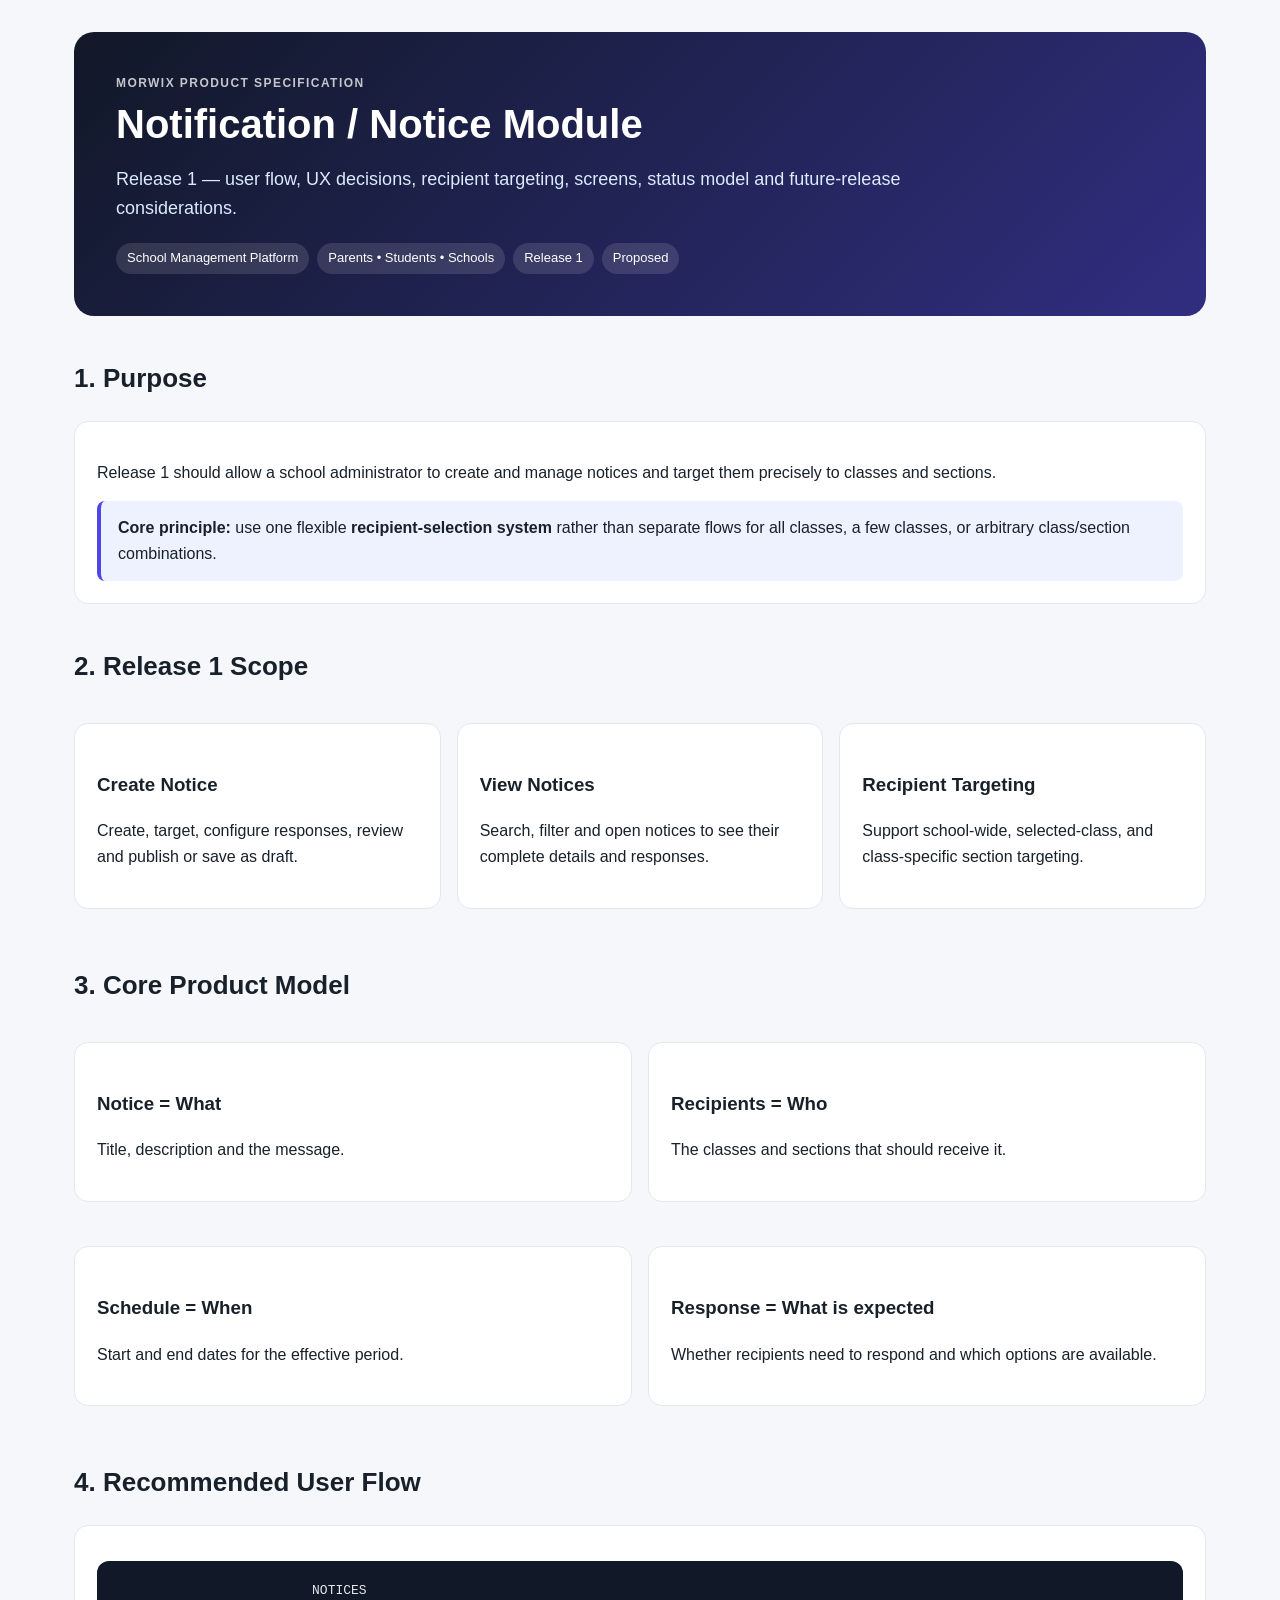
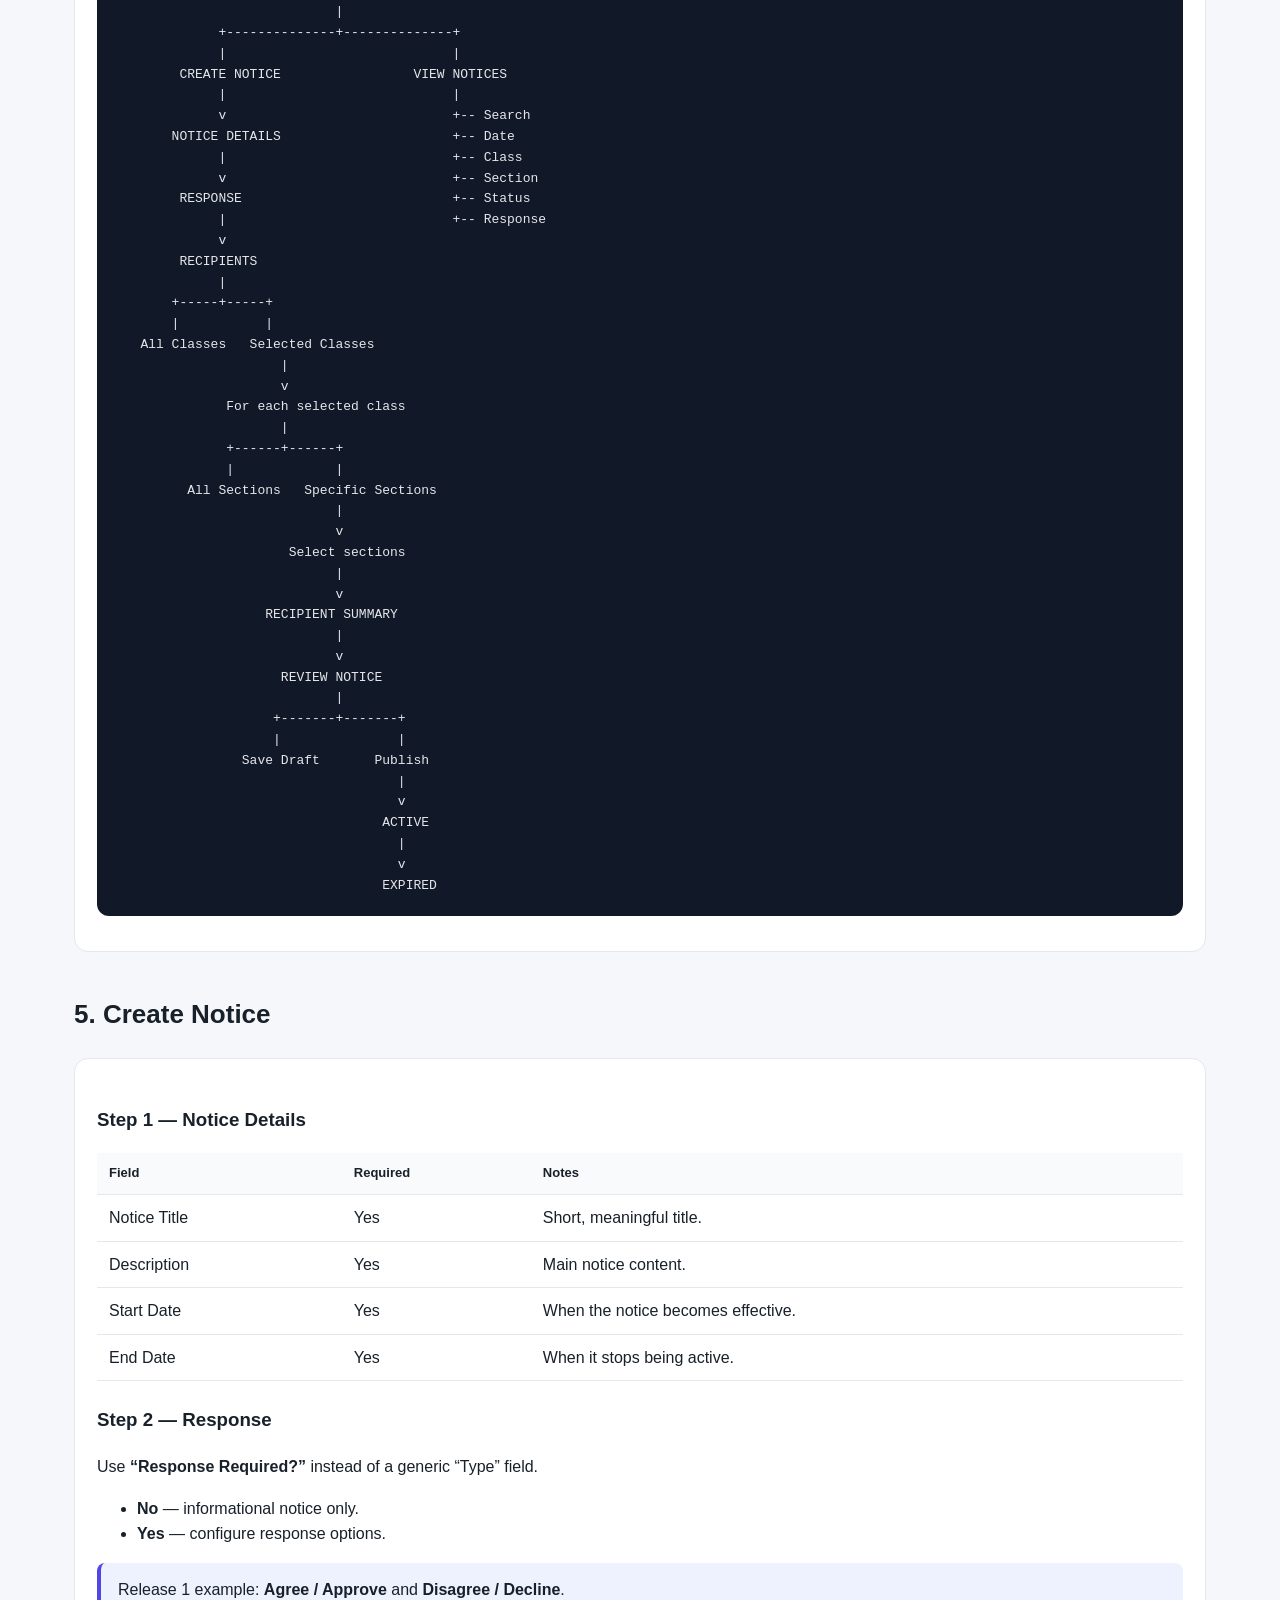
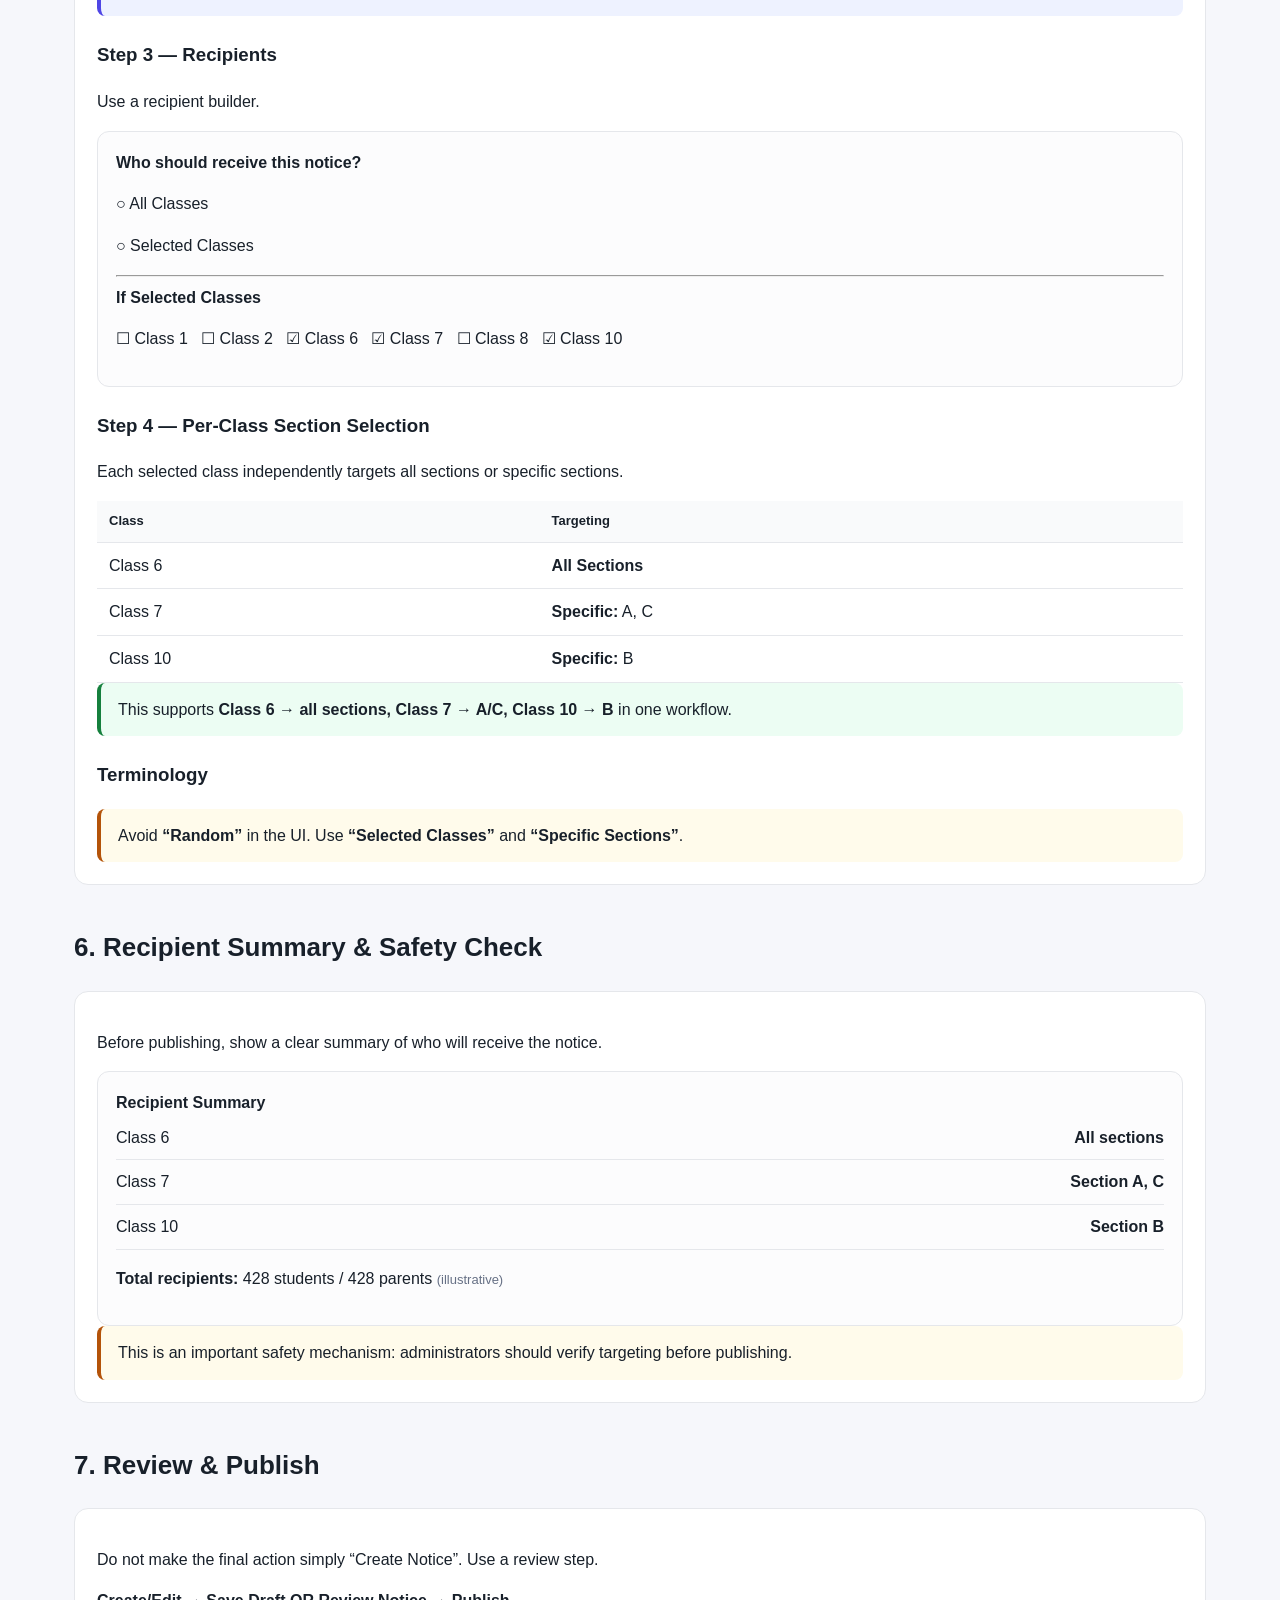
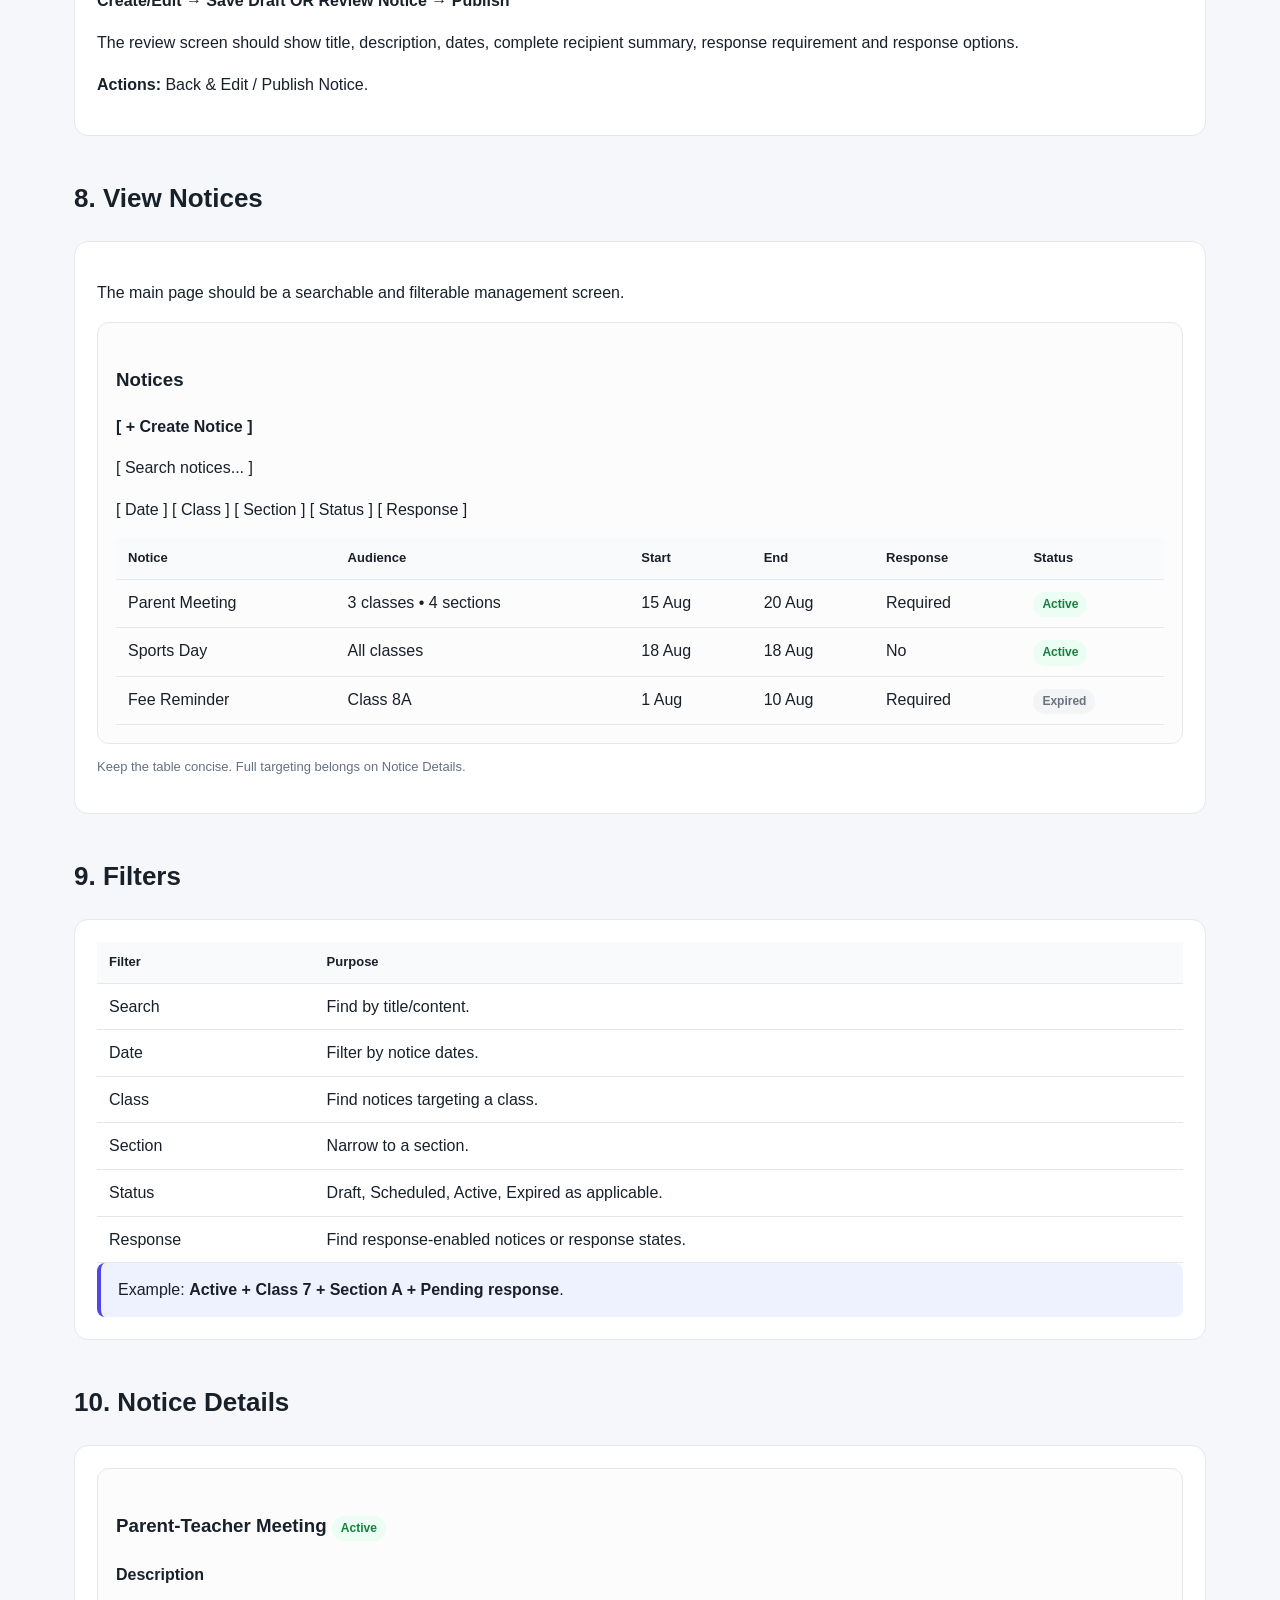
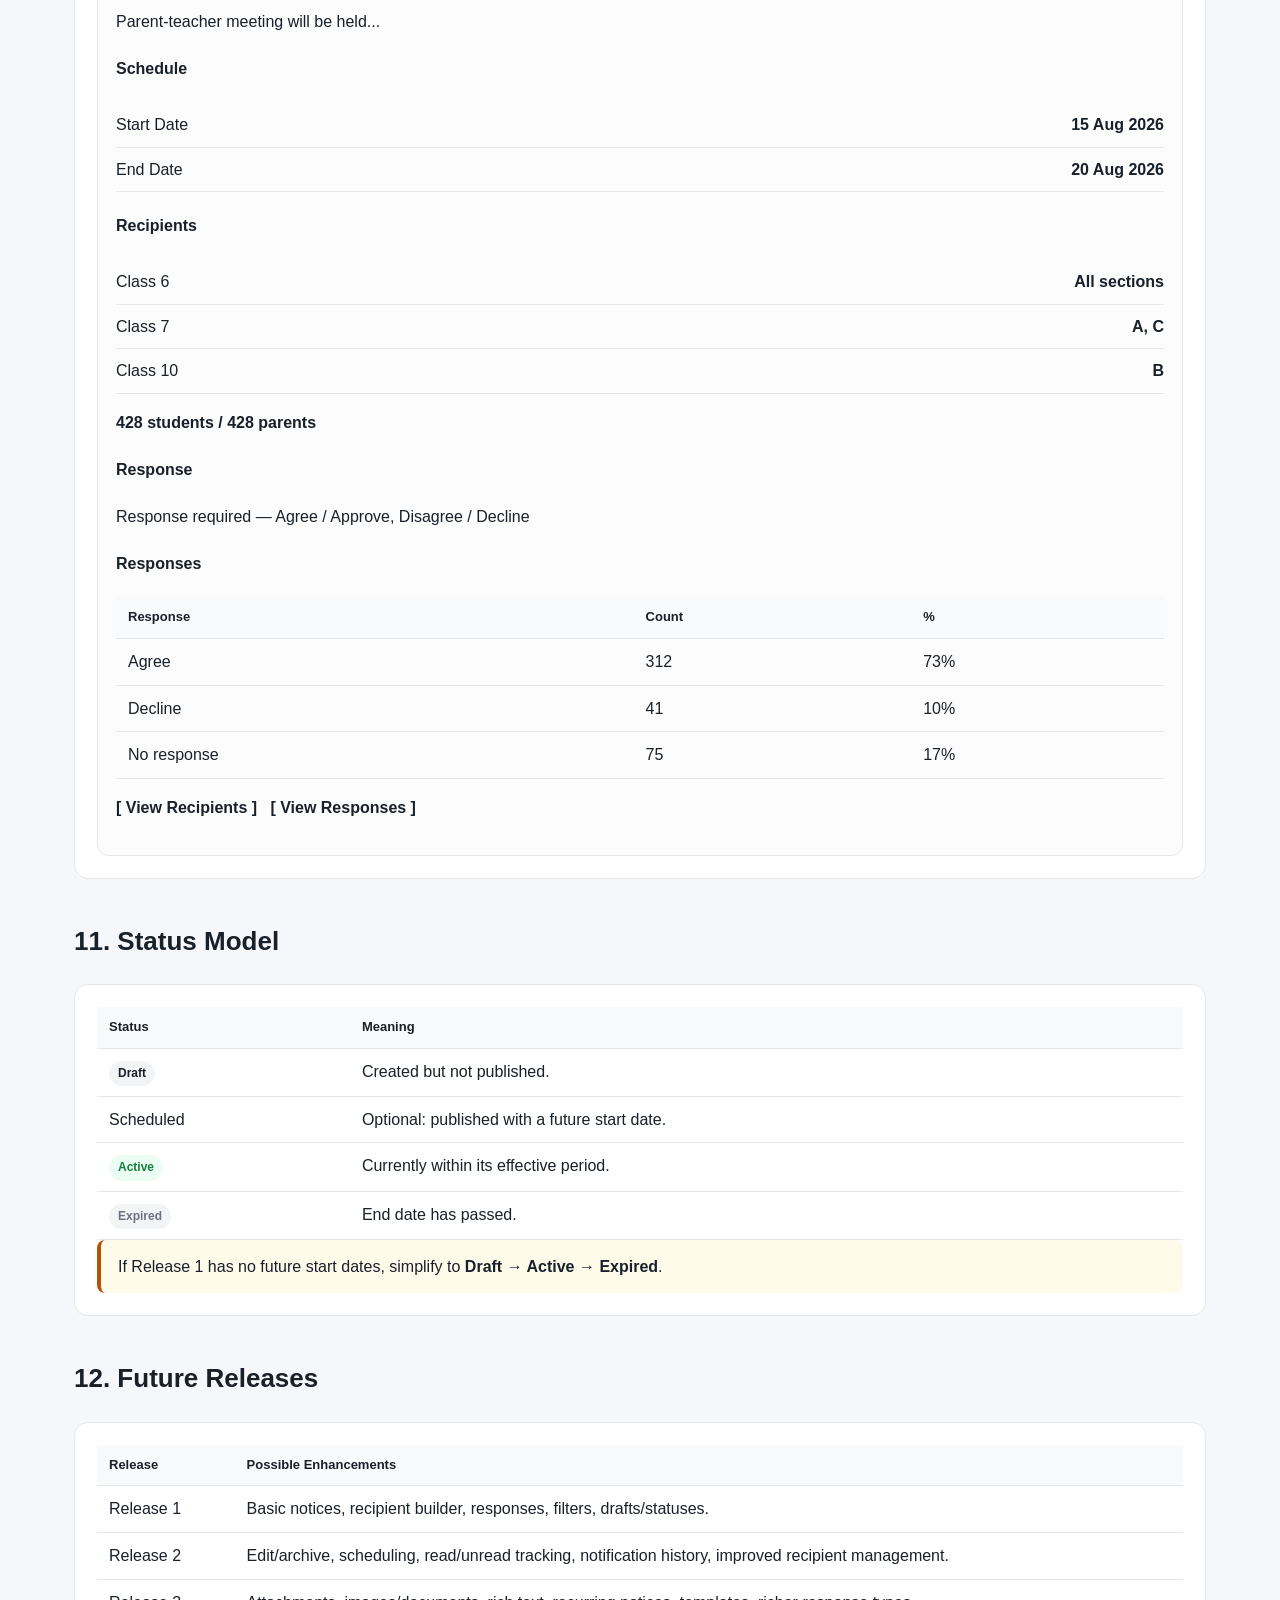
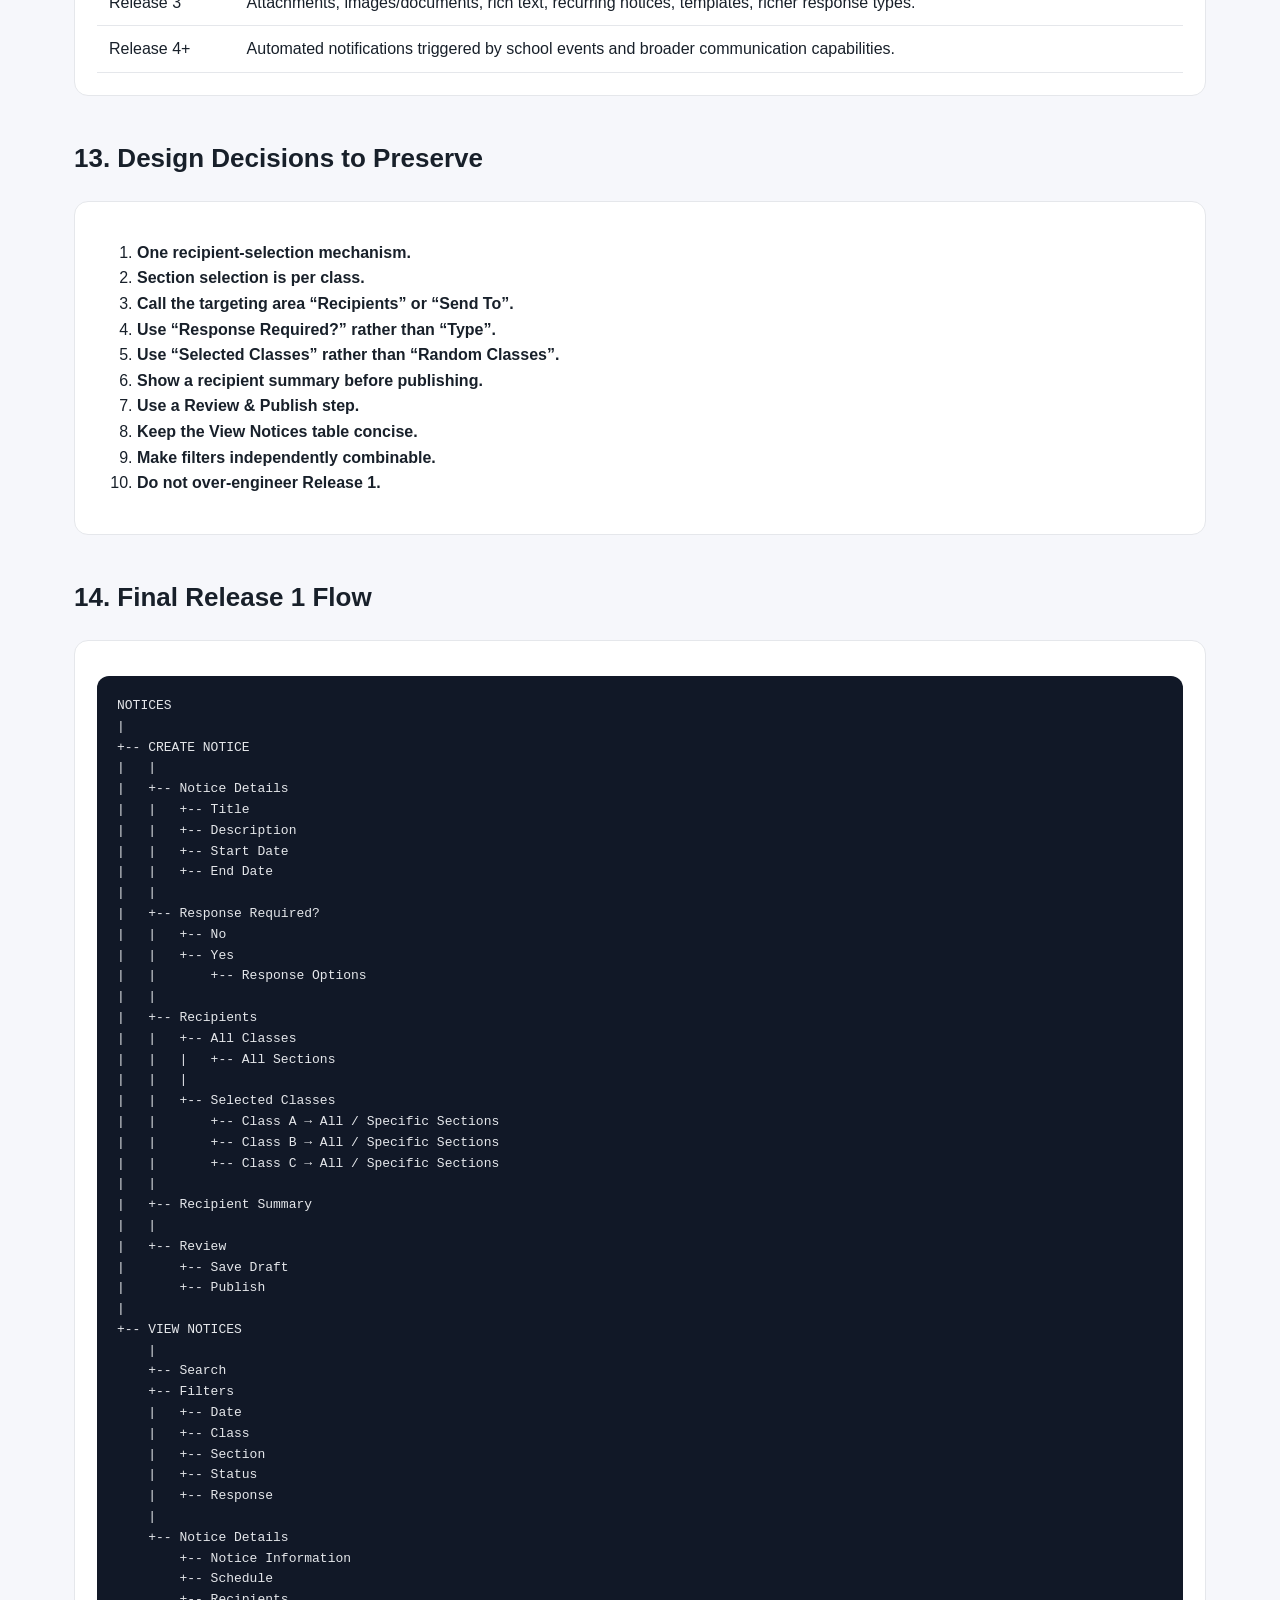
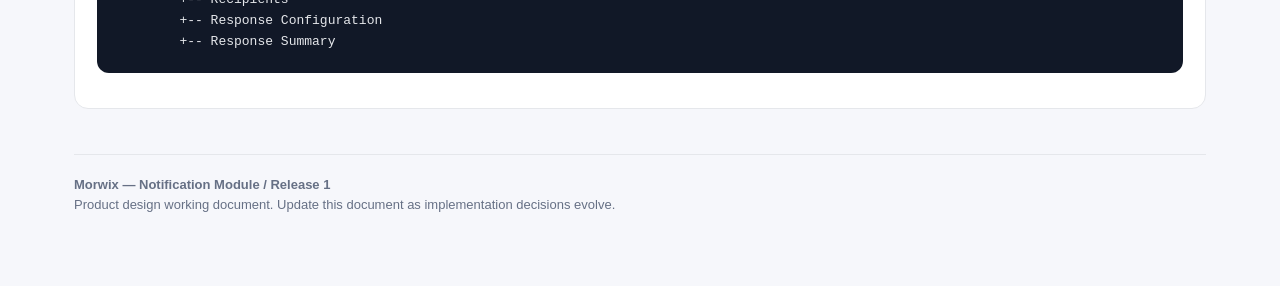
<file: morwix_notification_module_release_1/index.html>
<!doctype html>
<html lang="en">
<head>
<meta charset="utf-8">
<meta name="viewport" content="width=device-width,initial-scale=1">
<title>Morwix — Notification Module | Release 1</title>
<style>
:root{--bg:#f6f7fb;--card:#fff;--text:#18202a;--muted:#667085;--border:#e5e7eb;--primary:#4f46e5;--soft:#eef2ff;--green:#15803d;--greenbg:#ecfdf3;--amber:#b45309;--amberbg:#fffbeb}
*{box-sizing:border-box}body{margin:0;background:var(--bg);color:var(--text);font:16px/1.6 -apple-system,BlinkMacSystemFont,"Segoe UI",sans-serif}
main{max-width:1180px;margin:auto;padding:32px 24px 70px}.hero{background:linear-gradient(135deg,#111827,#312e81);color:white;padding:42px;border-radius:20px;margin-bottom:28px}
.eyebrow{text-transform:uppercase;letter-spacing:.12em;font-size:12px;font-weight:700;opacity:.75}h1{font-size:40px;line-height:1.15;margin:8px 0}h2{margin-top:42px;font-size:26px}h3{margin-top:24px}.subtitle{font-size:18px;color:#dbeafe;max-width:800px}.pills{display:flex;gap:8px;flex-wrap:wrap;margin-top:20px}.pill{background:#ffffff1f;border-radius:999px;padding:5px 11px;font-size:13px}
.card{background:var(--card);border:1px solid var(--border);border-radius:14px;padding:22px;margin:14px 0}.grid{display:grid;grid-template-columns:repeat(3,1fr);gap:16px}.grid2{display:grid;grid-template-columns:repeat(2,1fr);gap:16px}
.callout{border-left:4px solid var(--primary);background:var(--soft);padding:14px 17px;border-radius:8px}.success{border-color:var(--green);background:var(--greenbg)}.warning{border-color:var(--amber);background:var(--amberbg)}
table{width:100%;border-collapse:collapse}th,td{text-align:left;padding:10px 12px;border-bottom:1px solid var(--border);vertical-align:top}th{background:#f9fafb;font-size:13px}code{background:#f1f5f9;padding:2px 6px;border-radius:4px}pre{background:#111827;color:#e5e7eb;padding:20px;border-radius:12px;overflow:auto;font-size:13px}
.screen{border:1px solid var(--border);border-radius:12px;padding:18px;background:#fcfcfd}.row{display:flex;justify-content:space-between;border-bottom:1px solid var(--border);padding:9px 0}.muted{color:var(--muted);font-size:13px}.status{display:inline-block;padding:3px 9px;border-radius:999px;font-size:12px;font-weight:700}.draft{background:#f3f4f6}.active{background:#ecfdf3;color:#15803d}.expired{background:#f3f4f6;color:#6b7280}
footer{margin-top:45px;padding-top:20px;border-top:1px solid var(--border);color:var(--muted);font-size:13px}@media(max-width:800px){.grid,.grid2{grid-template-columns:1fr}h1{font-size:32px}}
</style>
</head>
<body><main>

<section class="hero">
<div class="eyebrow">Morwix Product Specification</div>
<h1>Notification / Notice Module</h1>
<p class="subtitle">Release 1 — user flow, UX decisions, recipient targeting, screens, status model and future-release considerations.</p>
<div class="pills"><span class="pill">School Management Platform</span><span class="pill">Parents • Students • Schools</span><span class="pill">Release 1</span><span class="pill">Proposed</span></div>
</section>

<h2>1. Purpose</h2>
<div class="card">
<p>Release 1 should allow a school administrator to create and manage notices and target them precisely to classes and sections.</p>
<div class="callout"><strong>Core principle:</strong> use one flexible <strong>recipient-selection system</strong> rather than separate flows for all classes, a few classes, or arbitrary class/section combinations.</div>
</div>

<h2>2. Release 1 Scope</h2>
<div class="grid">
<div class="card"><h3>Create Notice</h3><p>Create, target, configure responses, review and publish or save as draft.</p></div>
<div class="card"><h3>View Notices</h3><p>Search, filter and open notices to see their complete details and responses.</p></div>
<div class="card"><h3>Recipient Targeting</h3><p>Support school-wide, selected-class, and class-specific section targeting.</p></div>
</div>

<h2>3. Core Product Model</h2>
<div class="grid2">
<div class="card"><h3>Notice = What</h3><p>Title, description and the message.</p></div>
<div class="card"><h3>Recipients = Who</h3><p>The classes and sections that should receive it.</p></div>
<div class="card"><h3>Schedule = When</h3><p>Start and end dates for the effective period.</p></div>
<div class="card"><h3>Response = What is expected</h3><p>Whether recipients need to respond and which options are available.</p></div>
</div>

<h2>4. Recommended User Flow</h2>
<div class="card"><pre>
                         NOTICES
                            |
             +--------------+--------------+
             |                             |
        CREATE NOTICE                 VIEW NOTICES
             |                             |
             v                             +-- Search
       NOTICE DETAILS                      +-- Date
             |                             +-- Class
             v                             +-- Section
        RESPONSE                           +-- Status
             |                             +-- Response
             v
        RECIPIENTS
             |
       +-----+-----+
       |           |
   All Classes   Selected Classes
                     |
                     v
              For each selected class
                     |
              +------+------+
              |             |
         All Sections   Specific Sections
                            |
                            v
                      Select sections
                            |
                            v
                   RECIPIENT SUMMARY
                            |
                            v
                     REVIEW NOTICE
                            |
                    +-------+-------+
                    |               |
                Save Draft       Publish
                                    |
                                    v
                                  ACTIVE
                                    |
                                    v
                                  EXPIRED
</pre></div>

<h2>5. Create Notice</h2>
<div class="card">
<h3>Step 1 — Notice Details</h3>
<table><tr><th>Field</th><th>Required</th><th>Notes</th></tr>
<tr><td>Notice Title</td><td>Yes</td><td>Short, meaningful title.</td></tr>
<tr><td>Description</td><td>Yes</td><td>Main notice content.</td></tr>
<tr><td>Start Date</td><td>Yes</td><td>When the notice becomes effective.</td></tr>
<tr><td>End Date</td><td>Yes</td><td>When it stops being active.</td></tr></table>

<h3>Step 2 — Response</h3>
<p>Use <strong>“Response Required?”</strong> instead of a generic “Type” field.</p>
<ul><li><strong>No</strong> — informational notice only.</li><li><strong>Yes</strong> — configure response options.</li></ul>
<div class="callout">Release 1 example: <strong>Agree / Approve</strong> and <strong>Disagree / Decline</strong>.</div>

<h3>Step 3 — Recipients</h3>
<p>Use a recipient builder.</p>
<div class="screen"><strong>Who should receive this notice?</strong><p>○ All Classes</p><p>○ Selected Classes</p><hr><strong>If Selected Classes</strong><p>☐ Class 1 &nbsp; ☐ Class 2 &nbsp; ☑ Class 6 &nbsp; ☑ Class 7 &nbsp; ☐ Class 8 &nbsp; ☑ Class 10</p></div>

<h3>Step 4 — Per-Class Section Selection</h3>
<p>Each selected class independently targets all sections or specific sections.</p>
<table><tr><th>Class</th><th>Targeting</th></tr>
<tr><td>Class 6</td><td><strong>All Sections</strong></td></tr>
<tr><td>Class 7</td><td><strong>Specific:</strong> A, C</td></tr>
<tr><td>Class 10</td><td><strong>Specific:</strong> B</td></tr></table>
<div class="callout success">This supports <strong>Class 6 → all sections, Class 7 → A/C, Class 10 → B</strong> in one workflow.</div>
<h3>Terminology</h3><div class="callout warning">Avoid <strong>“Random”</strong> in the UI. Use <strong>“Selected Classes”</strong> and <strong>“Specific Sections”</strong>.</div>
</div>

<h2>6. Recipient Summary & Safety Check</h2>
<div class="card">
<p>Before publishing, show a clear summary of who will receive the notice.</p>
<div class="screen"><strong>Recipient Summary</strong>
<div class="row"><span>Class 6</span><strong>All sections</strong></div>
<div class="row"><span>Class 7</span><strong>Section A, C</strong></div>
<div class="row"><span>Class 10</span><strong>Section B</strong></div>
<p><strong>Total recipients:</strong> 428 students / 428 parents <span class="muted">(illustrative)</span></p></div>
<div class="callout warning">This is an important safety mechanism: administrators should verify targeting before publishing.</div>
</div>

<h2>7. Review & Publish</h2>
<div class="card"><p>Do not make the final action simply “Create Notice”. Use a review step.</p>
<p><strong>Create/Edit → Save Draft OR Review Notice → Publish</strong></p>
<p>The review screen should show title, description, dates, complete recipient summary, response requirement and response options.</p>
<p><strong>Actions:</strong> Back &amp; Edit / Publish Notice.</p></div>

<h2>8. View Notices</h2>
<div class="card">
<p>The main page should be a searchable and filterable management screen.</p>
<div class="screen"><h3>Notices</h3><p><strong>[ + Create Notice ]</strong></p><p>[ Search notices... ]</p><p>[ Date ] [ Class ] [ Section ] [ Status ] [ Response ]</p>
<table><tr><th>Notice</th><th>Audience</th><th>Start</th><th>End</th><th>Response</th><th>Status</th></tr>
<tr><td>Parent Meeting</td><td>3 classes • 4 sections</td><td>15 Aug</td><td>20 Aug</td><td>Required</td><td><span class="status active">Active</span></td></tr>
<tr><td>Sports Day</td><td>All classes</td><td>18 Aug</td><td>18 Aug</td><td>No</td><td><span class="status active">Active</span></td></tr>
<tr><td>Fee Reminder</td><td>Class 8A</td><td>1 Aug</td><td>10 Aug</td><td>Required</td><td><span class="status expired">Expired</span></td></tr>
</table></div>
<p class="muted">Keep the table concise. Full targeting belongs on Notice Details.</p>
</div>

<h2>9. Filters</h2>
<div class="card"><table><tr><th>Filter</th><th>Purpose</th></tr>
<tr><td>Search</td><td>Find by title/content.</td></tr><tr><td>Date</td><td>Filter by notice dates.</td></tr>
<tr><td>Class</td><td>Find notices targeting a class.</td></tr><tr><td>Section</td><td>Narrow to a section.</td></tr>
<tr><td>Status</td><td>Draft, Scheduled, Active, Expired as applicable.</td></tr><tr><td>Response</td><td>Find response-enabled notices or response states.</td></tr></table>
<div class="callout">Example: <strong>Active + Class 7 + Section A + Pending response</strong>.</div></div>

<h2>10. Notice Details</h2>
<div class="card"><div class="screen">
<h3>Parent-Teacher Meeting <span class="status active">Active</span></h3>
<h4>Description</h4><p>Parent-teacher meeting will be held...</p>
<h4>Schedule</h4><div class="row"><span>Start Date</span><strong>15 Aug 2026</strong></div><div class="row"><span>End Date</span><strong>20 Aug 2026</strong></div>
<h4>Recipients</h4><div class="row"><span>Class 6</span><strong>All sections</strong></div><div class="row"><span>Class 7</span><strong>A, C</strong></div><div class="row"><span>Class 10</span><strong>B</strong></div>
<p><strong>428 students / 428 parents</strong></p>
<h4>Response</h4><p>Response required — Agree / Approve, Disagree / Decline</p>
<h4>Responses</h4><table><tr><th>Response</th><th>Count</th><th>%</th></tr><tr><td>Agree</td><td>312</td><td>73%</td></tr><tr><td>Decline</td><td>41</td><td>10%</td></tr><tr><td>No response</td><td>75</td><td>17%</td></tr></table>
<p><strong>[ View Recipients ] &nbsp; [ View Responses ]</strong></p>
</div></div>

<h2>11. Status Model</h2>
<div class="card"><table><tr><th>Status</th><th>Meaning</th></tr>
<tr><td><span class="status draft">Draft</span></td><td>Created but not published.</td></tr>
<tr><td>Scheduled</td><td>Optional: published with a future start date.</td></tr>
<tr><td><span class="status active">Active</span></td><td>Currently within its effective period.</td></tr>
<tr><td><span class="status expired">Expired</span></td><td>End date has passed.</td></tr></table>
<div class="callout warning">If Release 1 has no future start dates, simplify to <strong>Draft → Active → Expired</strong>.</div></div>

<h2>12. Future Releases</h2>
<div class="card"><table><tr><th>Release</th><th>Possible Enhancements</th></tr>
<tr><td>Release 1</td><td>Basic notices, recipient builder, responses, filters, drafts/statuses.</td></tr>
<tr><td>Release 2</td><td>Edit/archive, scheduling, read/unread tracking, notification history, improved recipient management.</td></tr>
<tr><td>Release 3</td><td>Attachments, images/documents, rich text, recurring notices, templates, richer response types.</td></tr>
<tr><td>Release 4+</td><td>Automated notifications triggered by school events and broader communication capabilities.</td></tr></table></div>

<h2>13. Design Decisions to Preserve</h2>
<div class="card"><ol>
<li><strong>One recipient-selection mechanism.</strong></li>
<li><strong>Section selection is per class.</strong></li>
<li><strong>Call the targeting area “Recipients” or “Send To”.</strong></li>
<li><strong>Use “Response Required?” rather than “Type”.</strong></li>
<li><strong>Use “Selected Classes” rather than “Random Classes”.</strong></li>
<li><strong>Show a recipient summary before publishing.</strong></li>
<li><strong>Use a Review &amp; Publish step.</strong></li>
<li><strong>Keep the View Notices table concise.</strong></li>
<li><strong>Make filters independently combinable.</strong></li>
<li><strong>Do not over-engineer Release 1.</strong></li>
</ol></div>

<h2>14. Final Release 1 Flow</h2>
<div class="card"><pre>
NOTICES
|
+-- CREATE NOTICE
|   |
|   +-- Notice Details
|   |   +-- Title
|   |   +-- Description
|   |   +-- Start Date
|   |   +-- End Date
|   |
|   +-- Response Required?
|   |   +-- No
|   |   +-- Yes
|   |       +-- Response Options
|   |
|   +-- Recipients
|   |   +-- All Classes
|   |   |   +-- All Sections
|   |   |
|   |   +-- Selected Classes
|   |       +-- Class A → All / Specific Sections
|   |       +-- Class B → All / Specific Sections
|   |       +-- Class C → All / Specific Sections
|   |
|   +-- Recipient Summary
|   |
|   +-- Review
|       +-- Save Draft
|       +-- Publish
|
+-- VIEW NOTICES
    |
    +-- Search
    +-- Filters
    |   +-- Date
    |   +-- Class
    |   +-- Section
    |   +-- Status
    |   +-- Response
    |
    +-- Notice Details
        +-- Notice Information
        +-- Schedule
        +-- Recipients
        +-- Response Configuration
        +-- Response Summary
</pre></div>

<footer><strong>Morwix — Notification Module / Release 1</strong><br>Product design working document. Update this document as implementation decisions evolve.</footer>
</main></body></html>
</file>
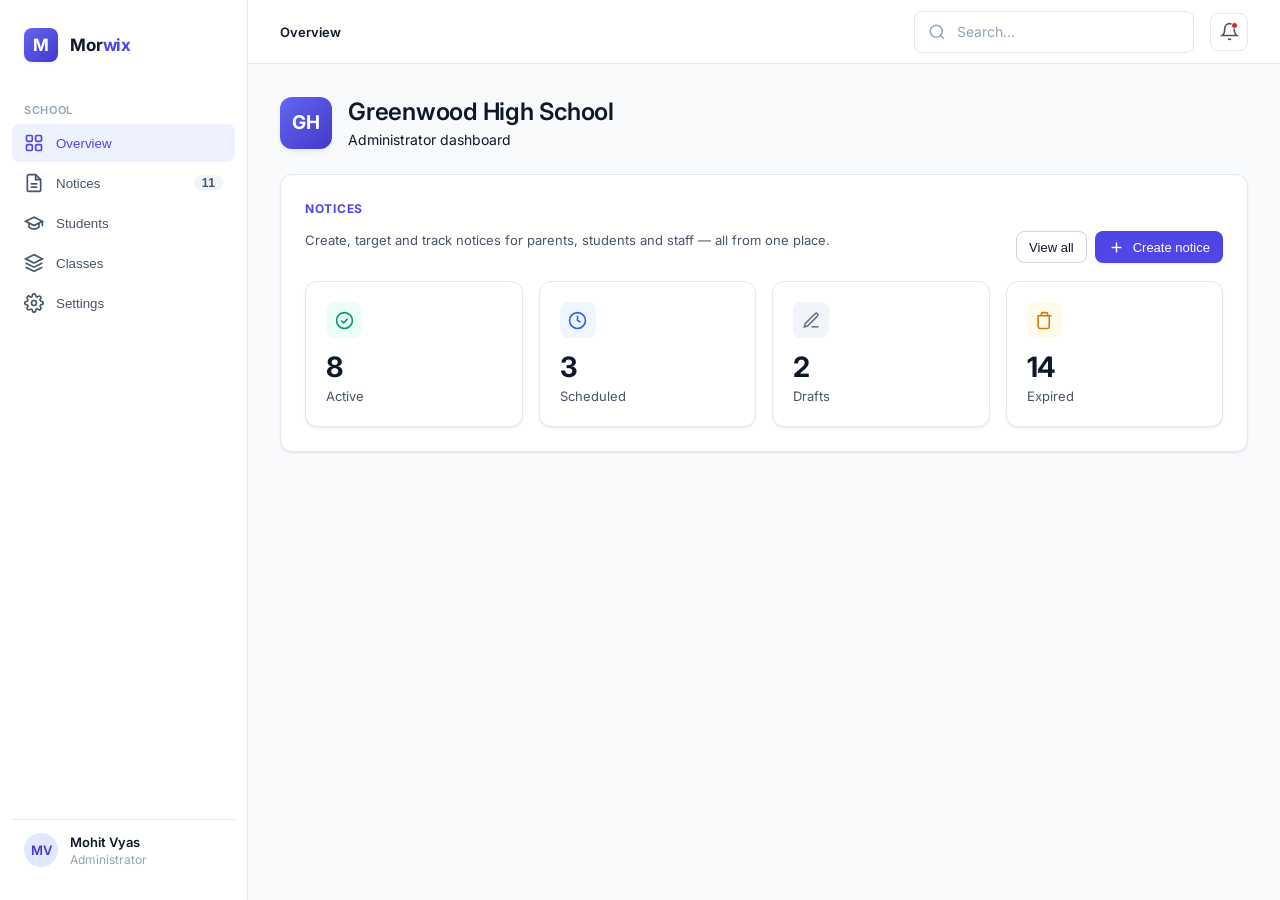
<file: notification-prototype/index.html>
<!DOCTYPE html>
<html lang="en">
<head>
<meta charset="UTF-8">
<meta name="viewport" content="width=device-width, initial-scale=1.0">
<title>Morwix — Notification Module (R1)</title>
<link rel="stylesheet" href="styles.css">
</head>
<body>
<div class="app">
  <!-- ============ SIDEBAR ============ -->
  <aside class="sidebar">
    <div class="brand">
      <div class="logo">M</div>
      <div class="name">Mor<span>wix</span></div>
    </div>
    <nav class="nav">
      <div class="group-label overline subtle">School</div>
      <button class="nav-item" data-nav="hub">
        <svg viewBox="0 0 24 24" fill="none" stroke-width="2"><rect x="3" y="3" width="7" height="7" rx="1.5"/><rect x="14" y="3" width="7" height="7" rx="1.5"/><rect x="14" y="14" width="7" height="7" rx="1.5"/><rect x="3" y="14" width="7" height="7" rx="1.5"/></svg>
        <span>Overview</span>
      </button>
      <button class="nav-item active" data-nav="view">
        <svg viewBox="0 0 24 24" fill="none" stroke-width="2"><path d="M14 2H6a2 2 0 0 0-2 2v16a2 2 0 0 0 2 2h12a2 2 0 0 0 2-2V8z"/><polyline points="14 2 14 8 20 8"/><line x1="16" y1="13" x2="8" y2="13"/><line x1="16" y1="17" x2="8" y2="17"/></svg>
        <span>Notices</span><span class="count">11</span>
      </button>
      <button class="nav-item" onclick="return false">
        <svg viewBox="0 0 24 24" fill="none" stroke-width="2"><path d="M22 10v6M2 10l10-5 10 5-10 5z"/><path d="M6 12v5c3 3 9 3 12 0v-5"/></svg>
        <span>Students</span>
      </button>
      <button class="nav-item" onclick="return false">
        <svg viewBox="0 0 24 24" fill="none" stroke-width="2"><path d="M12 2 2 7l10 5 10-5-10-5z"/><path d="m2 17 10 5 10-5M2 12l10 5 10-5"/></svg>
        <span>Classes</span>
      </button>
      <button class="nav-item" onclick="return false">
        <svg viewBox="0 0 24 24" fill="none" stroke-width="2"><circle cx="12" cy="12" r="3"/><path d="M19.4 15a1.65 1.65 0 0 0 .33 1.82l.06.06a2 2 0 1 1-2.83 2.83l-.06-.06a1.65 1.65 0 0 0-1.82-.33 1.65 1.65 0 0 0-1 1.51V21a2 2 0 0 1-4 0v-.09A1.65 1.65 0 0 0 9 19.4a1.65 1.65 0 0 0-1.82.33l-.06.06a2 2 0 1 1-2.83-2.83l.06-.06a1.65 1.65 0 0 0 .33-1.82 1.65 1.65 0 0 0-1.51-1H3a2 2 0 0 1 0-4h.09A1.65 1.65 0 0 0 4.6 9a1.65 1.65 0 0 0-.33-1.82l-.06-.06a2 2 0 1 1 2.83-2.83l.06.06a1.65 1.65 0 0 0 1.82.33H9a1.65 1.65 0 0 0 1-1.51V3a2 2 0 0 1 4 0v.09a1.65 1.65 0 0 0 1 1.51 1.65 1.65 0 0 0 1.82-.33l.06-.06a2 2 0 1 1 2.83 2.83l-.06.06a1.65 1.65 0 0 0-.33 1.82V9a1.65 1.65 0 0 0 1.51 1H21a2 2 0 0 1 0 4h-.09a1.65 1.65 0 0 0-1.51 1z"/></svg>
        <span>Settings</span>
      </button>
    </nav>
    <div class="sidebar-foot">
      <div class="avatar">MV</div>
      <div style="min-width:0">
        <div style="font-weight:600;font-size:13px">Mohit Vyas</div>
        <div class="caption subtle" style="overflow:hidden;text-overflow:ellipsis;white-space:nowrap">Administrator</div>
      </div>
    </div>
  </aside>

  <!-- ============ MAIN ============ -->
  <div class="main">
    <header class="topbar">
      <div class="crumbs" id="crumbs"><span>Notices</span></div>
      <div class="spacer"></div>
      <div class="input-icon" style="width:280px">
        <svg viewBox="0 0 24 24" fill="none" stroke-width="2" stroke="currentColor"><circle cx="11" cy="11" r="8"/><line x1="21" y1="21" x2="16.65" y2="16.65"/></svg>
        <input class="input" placeholder="Search…">
      </div>
      <button class="icon-btn"><span class="ping"></span>
        <svg viewBox="0 0 24 24" fill="none" stroke-width="2" stroke="currentColor"><path d="M18 8A6 6 0 0 0 6 8c0 7-3 9-3 9h18s-3-2-3-9"/><path d="M13.73 21a2 2 0 0 1-3.46 0"/></svg>
      </button>
    </header>

    <div class="content">

      <!-- ==================== HUB ==================== -->
      <section id="hub" class="screen">
        <div class="page">
          <div class="school-head">
            <div class="school-logo">GH</div>
            <div>
              <h1 class="h1" style="margin:0">Greenwood High School</h1>
              <p class="sub" style="margin-top:2px">Administrator dashboard</p>
            </div>
          </div>

          <div class="module">
            <div class="module-eyebrow">Notices</div>
            <div class="module-head">
              <p class="muted body-sm">Create, target and track notices for parents, students and staff — all from one place.</p>
              <div class="actions">
                <button class="btn btn--secondary btn--sm" data-nav="view">View all</button>
                <button class="btn btn--primary btn--sm" data-nav="create">
                  <svg viewBox="0 0 24 24" fill="none" stroke-width="2"><line x1="12" y1="5" x2="12" y2="19"/><line x1="5" y1="12" x2="19" y2="12"/></svg>
                  Create notice
                </button>
              </div>
            </div>
            <div class="grid grid-4" style="margin-top:18px">
              <div class="stat"><div class="top"><div class="ico ico--active"><svg viewBox="0 0 24 24" fill="none" stroke="currentColor"><circle cx="12" cy="12" r="10"/><polyline points="16 10 11 15 8 12"/></svg></div></div><div class="num">8</div><div class="lab">Active</div></div>
              <div class="stat"><div class="top"><div class="ico ico--sched"><svg viewBox="0 0 24 24" fill="none" stroke="currentColor"><circle cx="12" cy="12" r="10"/><polyline points="12 6 12 12 16 14"/></svg></div></div><div class="num">3</div><div class="lab">Scheduled</div></div>
              <div class="stat"><div class="top"><div class="ico ico--draft"><svg viewBox="0 0 24 24" fill="none" stroke="currentColor"><path d="M12 20h9"/><path d="M16.5 3.5a2.1 2.1 0 0 1 3 3L7 19l-4 1 1-4z"/></svg></div></div><div class="num">2</div><div class="lab">Drafts</div></div>
              <div class="stat"><div class="top"><div class="ico ico--expired"><svg viewBox="0 0 24 24" fill="none" stroke="currentColor"><path d="M3 6h18M8 6V4a2 2 0 0 1 2-2h4a2 2 0 0 1 2 2v2m2 0v14a2 2 0 0 1-2 2H6a2 2 0 0 1-2-2V6"/></svg></div></div><div class="num">14</div><div class="lab">Expired</div></div>
            </div>
          </div>
        </div>
      </section>

      <!-- ==================== CREATE (wizard) ==================== -->
      <section id="create" class="screen">
        <div class="page">
          <div class="page-head">
            <div><h1 class="h1">Create notice</h1><p class="sub">Follow the steps to compose, target and publish your notice.</p></div>
            <div class="actions"><button class="btn btn--secondary" data-nav="view">Cancel</button></div>
          </div>

          <!-- Stepper -->
          <div class="stepper" id="stepper">
            <div class="step current" data-step="1"><div class="num">1</div><div class="txt"><div class="k">Step 1</div><div class="v">Details</div></div></div>
            <div class="step-line" data-line="1"></div>
            <div class="step" data-step="2"><div class="num">2</div><div class="txt"><div class="k">Step 2</div><div class="v">Recipients</div></div></div>
            <div class="step-line" data-line="2"></div>
            <div class="step" data-step="3"><div class="num">3</div><div class="txt"><div class="k">Step 3</div><div class="v">Review</div></div></div>
          </div>

          <!-- Step 1: Details -->
          <div class="wizard-step active" data-wstep="1">
            <div class="card"><div class="card__body">
              <div class="field">
                <label>Notice title <span class="req">*</span></label>
                <input class="input" id="f-title" value="Annual Sports Day — Parent Consent" placeholder="e.g. Annual Sports Day — Parent Consent">
              </div>
              <div class="field">
                <label>Description <span class="req">*</span></label>
                <textarea class="textarea" id="f-desc" placeholder="Write the notice message…">Our Annual Sports Day will be held on 20 August at the main ground. Kindly submit your consent for your child's participation and confirm attendance for the morning assembly.</textarea>
                <span class="hint">Plain text only for Release 1. Attachments &amp; rich text arrive in a later release.</span>
              </div>
              <div class="two-col">
                <div class="field"><label>Start date <span class="req">*</span></label><input type="date" class="input" id="f-start" value="2026-08-12"></div>
                <div class="field"><label>End date <span class="req">*</span></label><input type="date" class="input" id="f-end" value="2026-08-20"></div>
              </div>
              <div class="divider"></div>
              <div class="row between">
                <div style="max-width:520px">
                  <label style="font-weight:600;font-size:14px">Response required?</label>
                  <p class="muted body-sm" style="margin-top:4px">Ask recipients to acknowledge or respond to this notice. You'll be able to track responses on the notice page.</p>
                </div>
                <div class="switch on" id="f-response"><span class="track"></span><span id="f-response-lab" style="font-weight:600;color:var(--brand-600)">Yes</span></div>
              </div>
            </div></div>
            <div class="wizard-foot">
              <div class="right">
                <button class="btn btn--secondary" onclick="saveDraft()">Save as draft</button>
                <button class="btn btn--primary" onclick="goStep(2)">Continue<svg viewBox="0 0 24 24" fill="none" stroke-width="2"><line x1="5" y1="12" x2="19" y2="12"/><polyline points="12 5 19 12 12 19"/></svg></button>
              </div>
            </div>
          </div>

          <!-- Step 2: Recipients -->
          <div class="wizard-step" data-wstep="2">
            <div class="card"><div class="card__body">
              <div class="h4" style="margin-bottom:4px">Who should receive this notice?</div>
              <p class="muted body-sm" style="margin-bottom:20px">Check the classes to include. Use "Select all" to target every class, or pick specific classes and, per class, all or specific sections.</p>

              <div id="class-builder">
                <div class="row between" style="margin-bottom:12px"><div class="overline subtle">Classes</div><button class="btn btn--ghost btn--sm" id="toggle-all-classes">Select all</button></div>
                <div id="class-list">
                  <!-- rows injected by app.js -->
                </div>
              </div>

              <div class="callout" style="margin-top:20px" id="recipient-count-callout">
                <svg viewBox="0 0 24 24" fill="none" stroke-width="2"><path d="M17 21v-2a4 4 0 0 0-4-4H5a4 4 0 0 0-4 4v2"/><circle cx="9" cy="7" r="4"/><path d="M23 21v-2a4 4 0 0 0-3-3.87"/><path d="M16 3.13a4 4 0 0 1 0 7.75"/></svg>
                <span id="recipient-count-text">—</span>
              </div>
            </div></div>
            <div class="wizard-foot">
              <button class="btn btn--secondary" onclick="goStep(1)"><svg viewBox="0 0 24 24" fill="none" stroke-width="2"><line x1="19" y1="12" x2="5" y2="12"/><polyline points="12 19 5 12 12 5"/></svg>Back</button>
              <div class="right">
                <button class="btn btn--secondary" onclick="saveDraft()">Save as draft</button>
                <button class="btn btn--primary" onclick="goStep(3)">Continue<svg viewBox="0 0 24 24" fill="none" stroke-width="2"><line x1="5" y1="12" x2="19" y2="12"/><polyline points="12 5 19 12 12 19"/></svg></button>
              </div>
            </div>
          </div>

          <!-- Step 3: Review & Publish (merged Summary + Review) -->
          <div class="wizard-step" data-wstep="3">
            <div class="total-banner" style="margin-bottom:20px">
              <div class="ico"><svg viewBox="0 0 24 24" fill="none" stroke-width="2"><path d="M17 21v-2a4 4 0 0 0-4-4H5a4 4 0 0 0-4 4v2"/><circle cx="9" cy="7" r="4"/><path d="M23 21v-2a4 4 0 0 0-3-3.87"/><path d="M16 3.13a4 4 0 0 1 0 7.75"/></svg></div>
              <div><div class="big" id="sum-total">0</div><div class="lab">estimated recipients across <span id="sum-classes">0</span> classes</div></div>
            </div>

            <div class="card" style="margin-bottom:20px"><div class="card__head"><div class="h4">Notice details</div><span class="badge badge--scheduled" id="will-status"><span class="dot"></span>Will schedule</span></div>
              <div class="card__body">
                <dl class="review-grid">
                  <dt>Title</dt><dd id="rv-title" style="font-weight:600">—</dd>
                  <dt>Description</dt><dd id="rv-desc" class="muted">—</dd>
                  <dt>Effective period</dt><dd id="rv-dates">—</dd>
                  <dt>Response required</dt><dd id="rv-response">—</dd>
                </dl>
              </div>
            </div>

            <div class="card"><div class="card__head"><div class="h4">Recipient summary</div><button class="btn btn--ghost btn--sm" onclick="goStep(2)">Edit recipients</button></div>
              <div class="card__body" style="padding-top:8px;padding-bottom:8px">
                <div class="summary-list" id="summary-list"></div>
              </div>
            </div>

            <div class="callout callout--warn" style="margin-top:20px">
              <svg viewBox="0 0 24 24" fill="none" stroke-width="2"><path d="M10.29 3.86 1.82 18a2 2 0 0 0 1.71 3h16.94a2 2 0 0 0 1.71-3L13.71 3.86a2 2 0 0 0-3.42 0z"/><line x1="12" y1="9" x2="12" y2="13"/><line x1="12" y1="17" x2="12.01" y2="17"/></svg>
              <span>This is your last checkpoint before publishing. Please review carefully — recipients can't be edited after publishing in Release 1.</span>
            </div>
            <label class="opt-row" id="confirm-recipients" style="margin-top:16px">
              <span class="check"><svg viewBox="0 0 24 24" fill="none"><polyline points="20 6 9 17 4 12"/></svg></span>
              <span style="font-weight:500">I've reviewed the notice and recipients — everything is correct.</span>
            </label>

            <div class="callout" style="margin-top:20px">
              <svg viewBox="0 0 24 24" fill="none" stroke-width="2"><circle cx="12" cy="12" r="10"/><line x1="12" y1="16" x2="12" y2="12"/><line x1="12" y1="8" x2="12.01" y2="8"/></svg>
              <span id="publish-note">Because the start date is in the future, this notice will be <strong>Scheduled</strong> and go live automatically on its start date.</span>
            </div>

            <div class="wizard-foot">
              <button class="btn btn--secondary" onclick="goStep(2)"><svg viewBox="0 0 24 24" fill="none" stroke-width="2"><line x1="19" y1="12" x2="5" y2="12"/><polyline points="12 19 5 12 12 5"/></svg>Back</button>
              <div class="right">
                <button class="btn btn--secondary" onclick="saveDraft()">Save as draft</button>
                <button class="btn btn--primary" id="publish-btn" onclick="publishNotice()"><svg viewBox="0 0 24 24" fill="none" stroke-width="2"><line x1="22" y1="2" x2="11" y2="13"/><polygon points="22 2 15 22 11 13 2 9 22 2"/></svg>Publish notice</button>
              </div>
            </div>
          </div>
        </div>
      </section>

      <!-- ==================== VIEW NOTICES ==================== -->
      <section id="view" class="screen">
        <div class="page">
          <div class="page-head">
            <div><h1 class="h1">All notices</h1><p class="sub">Search and filter every notice by date, class, section, status and response.</p></div>
            <div class="actions"><button class="btn btn--primary" data-nav="create"><svg viewBox="0 0 24 24" fill="none" stroke-width="2"><line x1="12" y1="5" x2="12" y2="19"/><line x1="5" y1="12" x2="19" y2="12"/></svg>Create notice</button></div>
          </div>

          <div class="toolbar">
            <div class="input-icon search">
              <svg viewBox="0 0 24 24" fill="none" stroke-width="2" stroke="currentColor"><circle cx="11" cy="11" r="8"/><line x1="21" y1="21" x2="16.65" y2="16.65"/></svg>
              <input class="input" placeholder="Search notices by title…">
            </div>
            <div class="filters">
              <div class="filter"><select class="select-el"><option>Any date</option><option>This week</option><option>This month</option></select><svg viewBox="0 0 24 24" fill="none" stroke-width="2" stroke="currentColor"><polyline points="6 9 12 15 18 9"/></svg></div>
              <div class="filter"><select class="select-el"><option>All classes</option><option>Grade 6</option><option>Grade 7</option><option>Grade 8</option><option>Grade 9</option><option>Grade 10</option></select><svg viewBox="0 0 24 24" fill="none" stroke-width="2" stroke="currentColor"><polyline points="6 9 12 15 18 9"/></svg></div>
              <div class="filter"><select class="select-el"><option>All sections</option><option>A</option><option>B</option><option>C</option><option>D</option></select><svg viewBox="0 0 24 24" fill="none" stroke-width="2" stroke="currentColor"><polyline points="6 9 12 15 18 9"/></svg></div>
              <div class="filter"><select class="select-el"><option>Any status</option><option>Active</option><option>Scheduled</option><option>Draft</option><option>Expired</option></select><svg viewBox="0 0 24 24" fill="none" stroke-width="2" stroke="currentColor"><polyline points="6 9 12 15 18 9"/></svg></div>
              <div class="filter"><select class="select-el"><option>Any response</option><option>Required</option><option>Not required</option></select><svg viewBox="0 0 24 24" fill="none" stroke-width="2" stroke="currentColor"><polyline points="6 9 12 15 18 9"/></svg></div>
            </div>
          </div>

          <div class="table-wrap">
            <table>
              <thead><tr><th style="width:34%">Notice</th><th>Audience</th><th>Effective period</th><th>Response</th><th>Status</th><th></th></tr></thead>
              <tbody>
                <tr data-nav="detail">
                  <td><div class="cell-title">Annual Sports Day — Parent Consent</div><div class="cell-sub">Created 06 Aug 2026</div></td>
                  <td><div class="aud"><span class="tag">Grades 6–10</span></div></td>
                  <td class="dates">12 Aug – 20 Aug</td>
                  <td><span class="pill pill--req">Required</span></td>
                  <td><span class="badge badge--active"><span class="dot"></span>Active</span></td>
                  <td class="row-menu"><svg viewBox="0 0 24 24" fill="none" stroke-width="2" stroke="currentColor"><circle cx="12" cy="5" r="1"/><circle cx="12" cy="12" r="1"/><circle cx="12" cy="19" r="1"/></svg></td>
                </tr>
                <tr data-nav="detail">
                  <td><div class="cell-title">PTM Schedule — Term 1</div><div class="cell-sub">Created 05 Aug 2026</div></td>
                  <td><div class="aud"><span class="tag">Grade 9 (A,B)</span><span class="tag">Grade 10</span></div></td>
                  <td class="dates">15 Aug – 18 Aug</td>
                  <td><span class="pill pill--req">Required</span></td>
                  <td><span class="badge badge--scheduled"><span class="dot"></span>Scheduled</span></td>
                  <td class="row-menu"><svg viewBox="0 0 24 24" fill="none" stroke-width="2" stroke="currentColor"><circle cx="12" cy="5" r="1"/><circle cx="12" cy="12" r="1"/><circle cx="12" cy="19" r="1"/></svg></td>
                </tr>
                <tr data-nav="detail">
                  <td><div class="cell-title">Library Book Return Reminder</div><div class="cell-sub">Created 04 Aug 2026</div></td>
                  <td><div class="aud"><span class="tag tag--all">All classes</span></div></td>
                  <td class="dates">05 Aug – 09 Aug</td>
                  <td><span class="pill pill--no">Not required</span></td>
                  <td><span class="badge badge--active"><span class="dot"></span>Active</span></td>
                  <td class="row-menu"><svg viewBox="0 0 24 24" fill="none" stroke-width="2" stroke="currentColor"><circle cx="12" cy="5" r="1"/><circle cx="12" cy="12" r="1"/><circle cx="12" cy="19" r="1"/></svg></td>
                </tr>
                <tr data-nav="detail">
                  <td><div class="cell-title">Science Exhibition — Volunteers</div><div class="cell-sub">Created 04 Aug 2026</div></td>
                  <td><div class="aud"><span class="tag">Grade 8 (C)</span><span class="tag">Grade 9 (A)</span></div></td>
                  <td class="dates">Not set</td>
                  <td><span class="pill pill--req">Required</span></td>
                  <td><span class="badge badge--draft"><span class="dot"></span>Draft</span></td>
                  <td class="row-menu"><svg viewBox="0 0 24 24" fill="none" stroke-width="2" stroke="currentColor"><circle cx="12" cy="5" r="1"/><circle cx="12" cy="12" r="1"/><circle cx="12" cy="19" r="1"/></svg></td>
                </tr>
                <tr data-nav="detail">
                  <td><div class="cell-title">Fee Payment Due — Quarter 2</div><div class="cell-sub">Created 28 Jul 2026</div></td>
                  <td><div class="aud"><span class="tag">Grades 6–8</span></div></td>
                  <td class="dates">01 Aug – 10 Aug</td>
                  <td><span class="pill pill--req">Required</span></td>
                  <td><span class="badge badge--expired"><span class="dot"></span>Expired</span></td>
                  <td class="row-menu"><svg viewBox="0 0 24 24" fill="none" stroke-width="2" stroke="currentColor"><circle cx="12" cy="5" r="1"/><circle cx="12" cy="12" r="1"/><circle cx="12" cy="19" r="1"/></svg></td>
                </tr>
                <tr data-nav="detail">
                  <td><div class="cell-title">Uniform Policy Update 2026–27</div><div class="cell-sub">Created 27 Jul 2026</div></td>
                  <td><div class="aud"><span class="tag tag--all">All classes</span></div></td>
                  <td class="dates">22 Aug – 30 Aug</td>
                  <td><span class="pill pill--no">Not required</span></td>
                  <td><span class="badge badge--scheduled"><span class="dot"></span>Scheduled</span></td>
                  <td class="row-menu"><svg viewBox="0 0 24 24" fill="none" stroke-width="2" stroke="currentColor"><circle cx="12" cy="5" r="1"/><circle cx="12" cy="12" r="1"/><circle cx="12" cy="19" r="1"/></svg></td>
                </tr>
              </tbody>
            </table>
          </div>
          <div class="row between" style="margin-top:16px;color:var(--text-tertiary)" class="body-sm">
            <span class="body-sm subtle">Showing 6 of 27 notices</span>
            <div class="row" style="gap:8px"><button class="btn btn--secondary btn--sm" disabled>Previous</button><button class="btn btn--secondary btn--sm">Next</button></div>
          </div>
        </div>
      </section>

      <!-- ==================== NOTICE DETAILS ==================== -->
      <section id="detail" class="screen">
        <div class="page">
          <button class="btn btn--ghost btn--sm" data-nav="view" style="margin-bottom:16px;padding-left:8px"><svg viewBox="0 0 24 24" fill="none" stroke-width="2"><line x1="19" y1="12" x2="5" y2="12"/><polyline points="12 19 5 12 12 5"/></svg>All notices</button>
          <div class="page-head">
            <div>
              <div class="row" style="gap:12px;margin-bottom:8px"><h1 class="h1" style="margin:0">Annual Sports Day — Parent Consent</h1><span class="badge badge--active" style="align-self:center"><span class="dot"></span>Active</span></div>
              <p class="sub" style="margin:0">Grades 6–10 · Response required · Published 06 Aug 2026</p>
            </div>
            <div class="actions">
              <button class="btn btn--secondary"><svg viewBox="0 0 24 24" fill="none" stroke-width="2"><rect x="9" y="9" width="13" height="13" rx="2"/><path d="M5 15H4a2 2 0 0 1-2-2V4a2 2 0 0 1 2-2h9a2 2 0 0 1 2 2v1"/></svg>Duplicate</button>
            </div>
          </div>

          <div class="meta-row">
            <div class="m"><div class="k">Status</div><div class="v"><span class="badge badge--active"><span class="dot"></span>Active</span></div></div>
            <div class="m"><div class="k">Start date</div><div class="v">12 Aug 2026</div></div>
            <div class="m"><div class="k">End date</div><div class="v">20 Aug 2026</div></div>
            <div class="m"><div class="k">Response</div><div class="v"><span class="pill pill--req">Required</span></div></div>
            <div class="m"><div class="k">Created by</div><div class="v">Mohit Vyas</div></div>
          </div>

          <div class="detail-grid">
            <div>
              <div class="section-title h4 mt-0">Message</div>
              <div class="card"><div class="card__body">
                <p class="body-lg" style="line-height:26px;color:var(--text-secondary)">Our Annual Sports Day will be held on 20 August at the main ground. Kindly submit your consent for your child's participation and confirm attendance for the morning assembly. Students should report in their house T-shirts by 7:30 AM. Refreshments will be provided.</p>
              </div></div>

              <div class="section-title h4"><svg viewBox="0 0 24 24" width="18" height="18" fill="none" stroke="currentColor" stroke-width="2"><path d="M17 21v-2a4 4 0 0 0-4-4H5a4 4 0 0 0-4 4v2"/><circle cx="9" cy="7" r="4"/><path d="M23 21v-2a4 4 0 0 0-3-3.87"/><path d="M16 3.13a4 4 0 0 1 0 7.75"/></svg>Recipients</div>
              <div class="card"><div class="card__body" style="padding-top:8px;padding-bottom:8px">
                <div class="summary-list">
                  <div class="summary-row"><div class="ico">6</div><div class="grow"><div style="font-weight:600">Grade 6</div><div class="secs"><span class="tag tag--all">All sections</span></div></div><span class="muted body-sm">≈ 120</span></div>
                  <div class="summary-row"><div class="ico">7</div><div class="grow"><div style="font-weight:600">Grade 7</div><div class="secs"><span class="tag">A</span><span class="tag">C</span></div></div><span class="muted body-sm">≈ 62</span></div>
                  <div class="summary-row"><div class="ico">8</div><div class="grow"><div style="font-weight:600">Grade 8</div><div class="secs"><span class="tag tag--all">All sections</span></div></div><span class="muted body-sm">≈ 118</span></div>
                  <div class="summary-row"><div class="ico">9</div><div class="grow"><div style="font-weight:600">Grade 9</div><div class="secs"><span class="tag tag--all">All sections</span></div></div><span class="muted body-sm">≈ 116</span></div>
                  <div class="summary-row"><div class="ico">10</div><div class="grow"><div style="font-weight:600">Grade 10</div><div class="secs"><span class="tag">B</span></div></div><span class="muted body-sm">≈ 30</span></div>
                </div>
              </div></div>
            </div>

            <div>
              <div class="section-title h4 mt-0">Responses</div>
              <div class="card"><div class="card__body">
                <div class="ring" style="--p:68"><div class="in"><div class="n">68%</div><div class="l">responded</div></div></div>
                <div class="row between" style="margin:20px 0 4px"><span class="muted body-sm">Responded</span><span style="font-weight:600">342</span></div>
                <div class="row between" style="margin-bottom:16px"><span class="muted body-sm">Awaiting</span><span style="font-weight:600">164</span></div>
                <div class="divider" style="margin:16px 0"></div>
                <div class="overline subtle" style="margin-bottom:12px">By grade</div>
                <div class="resp-row"><div class="rt"><span class="muted">Grade 6</span><span class="v">82%</span></div><div class="progress"><div class="bar" style="width:82%"></div></div></div>
                <div class="resp-row"><div class="rt"><span class="muted">Grade 7 (A,C)</span><span class="v">74%</span></div><div class="progress"><div class="bar" style="width:74%"></div></div></div>
                <div class="resp-row"><div class="rt"><span class="muted">Grade 8</span><span class="v">61%</span></div><div class="progress"><div class="bar" style="width:61%"></div></div></div>
                <div class="resp-row"><div class="rt"><span class="muted">Grade 9</span><span class="v">57%</span></div><div class="progress"><div class="bar" style="width:57%"></div></div></div>
                <div class="resp-row"><div class="rt"><span class="muted">Grade 10 (B)</span><span class="v">70%</span></div><div class="progress"><div class="bar" style="width:70%"></div></div></div>
              </div></div>
            </div>
          </div>
        </div>
      </section>

    </div>
  </div>
</div>
<script src="app.js"></script>
</body>
</html>
</file>
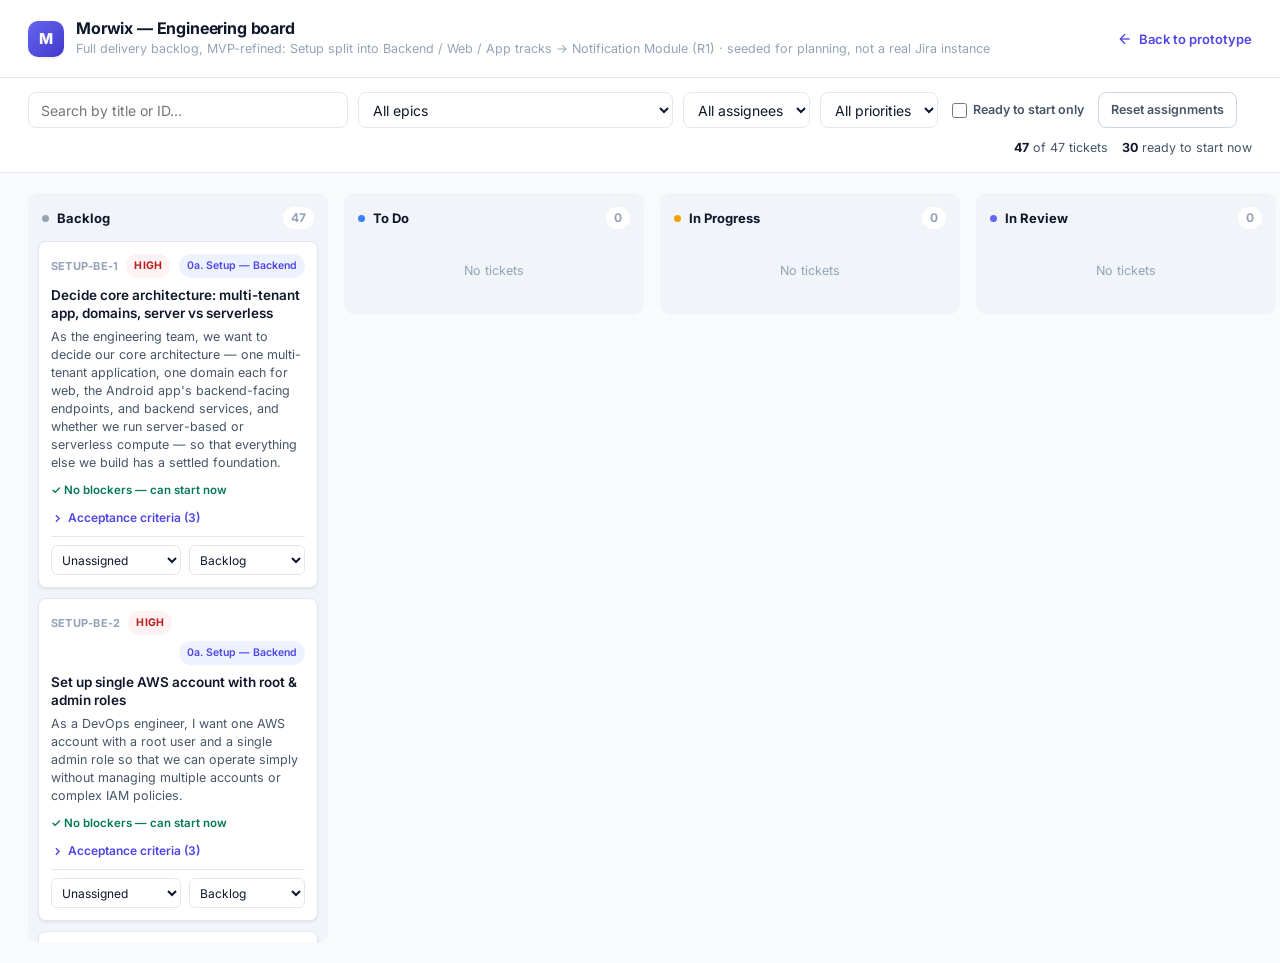
<file: notification-prototype/jira/index.html>
<!DOCTYPE html>
<html lang="en">
<head>
<meta charset="UTF-8">
<meta name="viewport" content="width=device-width, initial-scale=1.0">
<title>Morwix — Notification Module (R1) · Internal board</title>
<link rel="stylesheet" href="jira.css">
</head>
<body>
<header class="topbar">
  <div class="brand">
    <div class="logo">M</div>
    <div>
      <h1>Morwix — Engineering board</h1>
      <div class="sub">Full delivery backlog, MVP-refined: Setup split into Backend / Web / App tracks → Notification Module (R1) · seeded for planning, not a real Jira instance</div>
    </div>
  </div>
  <a class="back" href="../index.html">
    <svg viewBox="0 0 24 24" fill="none" stroke-width="2"><line x1="19" y1="12" x2="5" y2="12"/><polyline points="12 19 5 12 12 5"/></svg>
    Back to prototype
  </a>
</header>

<div class="toolbar">
  <input type="search" id="search" placeholder="Search by title or ID…">
  <select id="filter-epic"><option value="">All epics</option></select>
  <select id="filter-assignee"><option value="">All assignees</option></select>
  <select id="filter-priority"><option value="">All priorities</option></select>
  <label class="ready-toggle"><input type="checkbox" id="filter-ready">Ready to start only</label>
  <button class="reset" id="reset-board">Reset assignments</button>
  <div class="counts" id="counts"></div>
</div>

<main class="board" id="board"></main>

<script src="jira.js"></script>
</body>
</html>
</file>
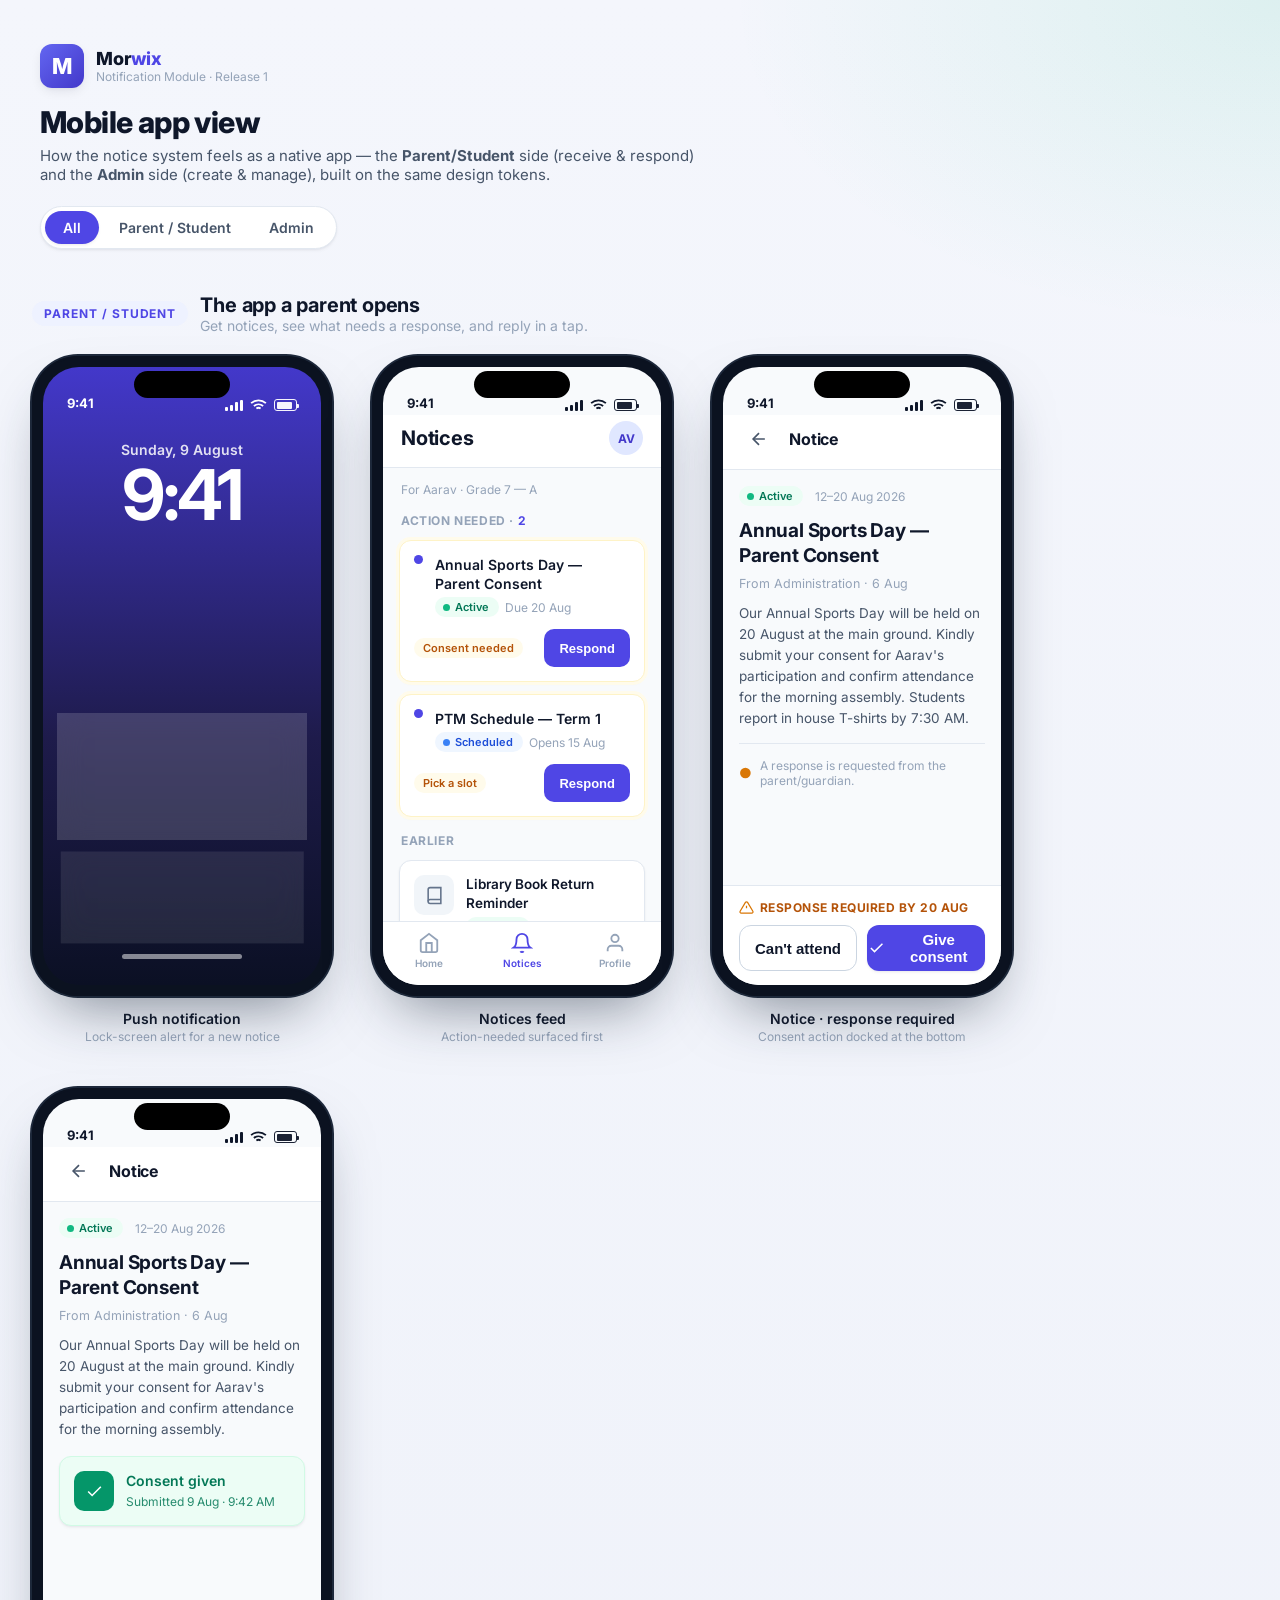
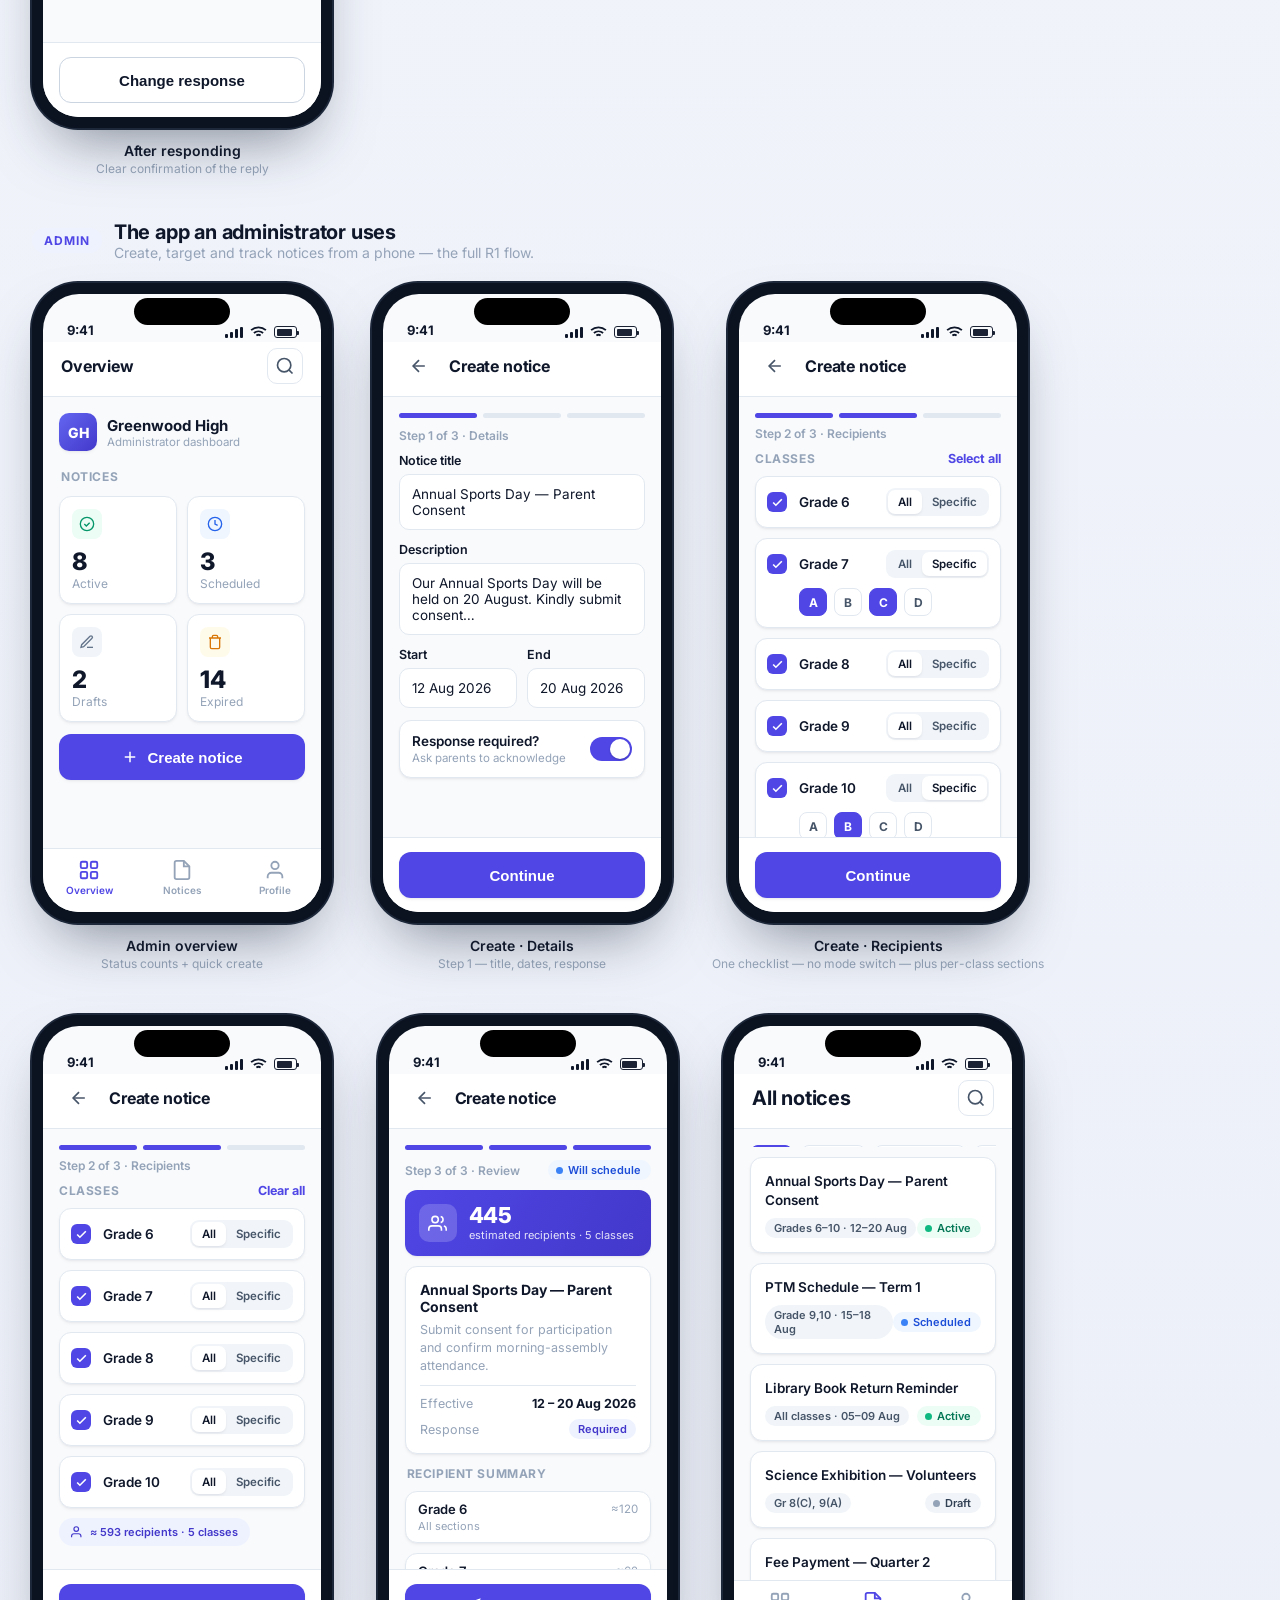
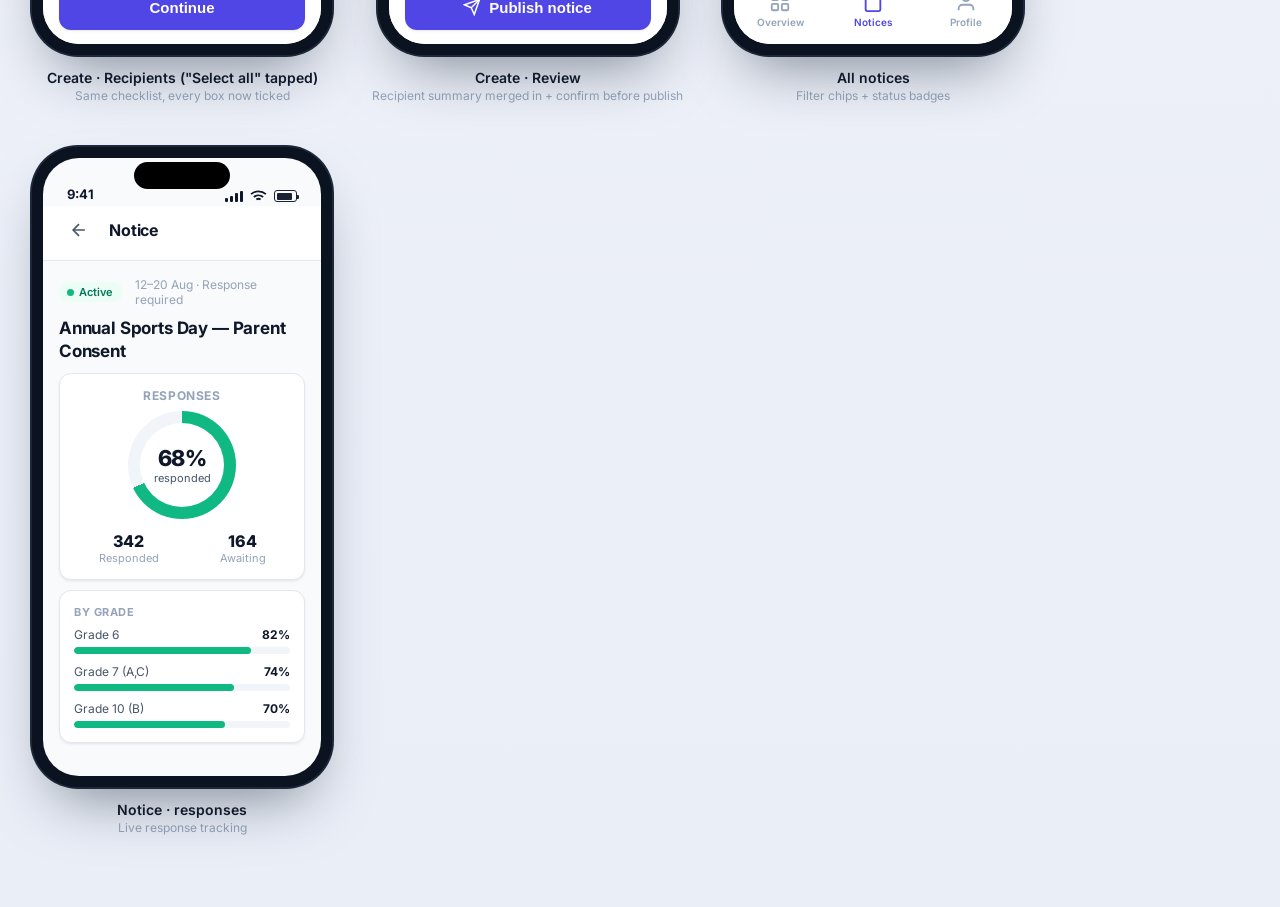
<file: notification-prototype/mobile/index.html>
<!DOCTYPE html>
<html lang="en">
<head>
<meta charset="UTF-8">
<meta name="viewport" content="width=device-width, initial-scale=1.0">
<title>Morwix — Notification Module (R1) · Mobile app view</title>
<link rel="stylesheet" href="mobile.css">
</head>
<body>
<div class="stage">
  <div class="stage-head">
    <div class="row"><div class="logo">M</div><div><div style="font-weight:800;font-size:18px">Mor<span style="color:var(--brand-600)">wix</span></div><div class="sub" style="font-size:12px">Notification Module · Release 1</div></div></div>
    <h1>Mobile app view</h1>
    <p>How the notice system feels as a native app — the <strong>Parent/Student</strong> side (receive &amp; respond) and the <strong>Admin</strong> side (create &amp; manage), built on the same design tokens.</p>
    <div class="switcher" id="switcher">
      <button data-f="all" class="on">All</button>
      <button data-f="parent">Parent / Student</button>
      <button data-f="admin">Admin</button>
    </div>
  </div>

  <!-- ============ PARENT / STUDENT APP ============ -->
  <section class="group" data-group="parent">
    <div class="group-title"><span class="k">Parent / Student</span><div><h2>The app a parent opens</h2><p>Get notices, see what needs a response, and reply in a tap.</p></div></div>
    <div class="gallery">

      <!-- P1 Lock screen push -->
      <div class="device">
        <div class="phone"><div class="island"></div><div class="screen-m lock">
          <div class="statusbar light"><span>9:41</span><span class="sb-r"><span class="sig"><i></i><i></i><i></i><i></i></span><svg class="wifi" viewBox="0 0 18 13"><path d="M1 4.5a12 12 0 0 1 16 0"/><path d="M4 7.5a8 8 0 0 1 10 0"/><path d="M6.7 10.3a4 4 0 0 1 4.6 0"/></svg><span class="batt"><b></b></span></span></div>
          <div class="clock"><div class="date">Sunday, 9 August</div><div class="time">9:41</div></div>
          <div class="notis">
            <div class="push"><div class="pic">M</div><div class="grow"><div class="app"><span>Morwix</span><span>now</span></div><div class="pt">New notice · Response needed</div><div class="pb">Annual Sports Day — Parent Consent. Please respond by 20 Aug.</div></div></div>
            <div class="push dim"><div class="pic">M</div><div class="grow"><div class="app"><span>Morwix</span><span>2h ago</span></div><div class="pt">PTM Schedule — Term 1</div><div class="pb">Meeting slots for Grade 7 are now open.</div></div></div>
            <div class="grabber"></div>
          </div>
        </div></div>
        <div class="cap"><div class="t">Push notification</div><div class="d">Lock-screen alert for a new notice</div></div>
      </div>

      <!-- P2 Feed -->
      <div class="device">
        <div class="phone"><div class="island"></div><div class="screen-m">
          <div class="statusbar"><span>9:41</span><span class="sb-r"><span class="sig"><i></i><i></i><i></i><i></i></span><svg class="wifi" viewBox="0 0 18 13"><path d="M1 4.5a12 12 0 0 1 16 0"/><path d="M4 7.5a8 8 0 0 1 10 0"/><path d="M6.7 10.3a4 4 0 0 1 4.6 0"/></svg><span class="batt"><b></b></span></span></div>
          <div class="appbar"><div class="title">Notices</div><div class="ab-av">AV</div></div>
          <div class="m-content">
            <div class="sub" style="font-size:12px;margin:-2px 2px 0">For Aarav · Grade 7 — A</div>
            <div class="m-sec">Action needed · <span class="n">2</span></div>
            <div class="m-card attn"><div class="li"><span class="unread"></span><div class="grow"><div class="ttl">Annual Sports Day — Parent Consent</div><div class="meta"><span class="badge badge--active"><span class="dot"></span>Active</span> Due 20 Aug</div></div></div><div class="foot"><span class="pill pill--action">Consent needed</span><button class="mbtn sm primary" style="width:auto;padding:0 14px;background:var(--brand-600);color:#fff">Respond</button></div></div>
            <div class="m-card attn"><div class="li"><span class="unread"></span><div class="grow"><div class="ttl">PTM Schedule — Term 1</div><div class="meta"><span class="badge badge--scheduled"><span class="dot"></span>Scheduled</span> Opens 15 Aug</div></div></div><div class="foot"><span class="pill pill--action">Pick a slot</span><button class="mbtn sm primary" style="width:auto;padding:0 14px;background:var(--brand-600);color:#fff">Respond</button></div></div>
            <div class="m-sec">Earlier</div>
            <div class="m-card"><div class="li"><div class="ic ic--slate"><svg viewBox="0 0 24 24"><path d="M4 19.5A2.5 2.5 0 0 1 6.5 17H20"/><path d="M6.5 2H20v20H6.5A2.5 2.5 0 0 1 4 19.5v-15A2.5 2.5 0 0 1 6.5 2z"/></svg></div><div class="grow"><div class="ttl" style="font-size:13.5px">Library Book Return Reminder</div><div class="meta"><span class="badge badge--active"><span class="dot"></span>Active</span> No response needed</div></div></div></div>
            <div class="m-card"><div class="li"><div class="ic ic--amber"><svg viewBox="0 0 24 24"><rect x="2" y="5" width="20" height="14" rx="2"/><line x1="2" y1="10" x2="22" y2="10"/></svg></div><div class="grow"><div class="ttl" style="font-size:13.5px">Fee Payment — Quarter 2</div><div class="meta"><span class="badge badge--expired"><span class="dot"></span>Expired</span> Responded ✓</div></div></div></div>
          </div>
          <div class="tabbar"><div class="tab"><svg viewBox="0 0 24 24"><path d="M3 9l9-7 9 7v11a2 2 0 0 1-2 2H5a2 2 0 0 1-2-2z"/><polyline points="9 22 9 12 15 12 15 22"/></svg><span>Home</span></div><div class="tab active"><svg viewBox="0 0 24 24"><path d="M18 8A6 6 0 0 0 6 8c0 7-3 9-3 9h18s-3-2-3-9"/><path d="M13.73 21a2 2 0 0 1-3.46 0"/></svg><span>Notices</span></div><div class="tab"><svg viewBox="0 0 24 24"><path d="M20 21v-2a4 4 0 0 0-4-4H8a4 4 0 0 0-4 4v2"/><circle cx="12" cy="7" r="4"/></svg><span>Profile</span></div></div>
        </div></div>
        <div class="cap"><div class="t">Notices feed</div><div class="d">Action-needed surfaced first</div></div>
      </div>

      <!-- P3 Notice detail (action needed) -->
      <div class="device">
        <div class="phone"><div class="island"></div><div class="screen-m">
          <div class="statusbar"><span>9:41</span><span class="sb-r"><span class="sig"><i></i><i></i><i></i><i></i></span><svg class="wifi" viewBox="0 0 18 13"><path d="M1 4.5a12 12 0 0 1 16 0"/><path d="M4 7.5a8 8 0 0 1 10 0"/><path d="M6.7 10.3a4 4 0 0 1 4.6 0"/></svg><span class="batt"><b></b></span></span></div>
          <div class="appbar"><div class="ab-btn"><svg viewBox="0 0 24 24"><line x1="19" y1="12" x2="5" y2="12"/><polyline points="12 19 5 12 12 5"/></svg></div><div class="title sm">Notice</div></div>
          <div class="m-content">
            <div class="row"><span class="badge badge--active"><span class="dot"></span>Active</span><span class="sub" style="font-size:12px">12–20 Aug 2026</span></div>
            <div style="font-size:19px;font-weight:700;line-height:25px;letter-spacing:-.01em">Annual Sports Day — Parent Consent</div>
            <div class="sub" style="font-size:12.5px;margin-top:-4px">From Administration · 6 Aug</div>
            <div class="muted" style="font-size:13.5px;line-height:21px">Our Annual Sports Day will be held on 20 August at the main ground. Kindly submit your consent for Aarav's participation and confirm attendance for the morning assembly. Students report in house T-shirts by 7:30 AM.</div>
            <div class="divider"></div>
            <div class="row" style="gap:8px"><svg class="solid" viewBox="0 0 24 24" style="width:16px;height:16px;color:var(--amber-600)"><circle cx="12" cy="12" r="10"/></svg><span class="sub" style="font-size:12px">A response is requested from the parent/guardian.</span></div>
          </div>
          <div class="action-dock">
            <div class="lab"><svg viewBox="0 0 24 24"><path d="M10.29 3.86 1.82 18a2 2 0 0 0 1.71 3h16.94a2 2 0 0 0 1.71-3L13.71 3.86a2 2 0 0 0-3.42 0z"/><line x1="12" y1="9" x2="12" y2="13"/><line x1="12" y1="17" x2="12.01" y2="17"/></svg>Response required by 20 Aug</div>
            <div class="row" style="gap:10px"><button class="mbtn mbtn--secondary">Can't attend</button><button class="mbtn mbtn--primary"><svg viewBox="0 0 24 24"><polyline points="20 6 9 17 4 12"/></svg>Give consent</button></div>
          </div>
        </div></div>
        <div class="cap"><div class="t">Notice · response required</div><div class="d">Consent action docked at the bottom</div></div>
      </div>

      <!-- P4 Responded -->
      <div class="device">
        <div class="phone"><div class="island"></div><div class="screen-m">
          <div class="statusbar"><span>9:41</span><span class="sb-r"><span class="sig"><i></i><i></i><i></i><i></i></span><svg class="wifi" viewBox="0 0 18 13"><path d="M1 4.5a12 12 0 0 1 16 0"/><path d="M4 7.5a8 8 0 0 1 10 0"/><path d="M6.7 10.3a4 4 0 0 1 4.6 0"/></svg><span class="batt"><b></b></span></span></div>
          <div class="appbar"><div class="ab-btn"><svg viewBox="0 0 24 24"><line x1="19" y1="12" x2="5" y2="12"/><polyline points="12 19 5 12 12 5"/></svg></div><div class="title sm">Notice</div></div>
          <div class="m-content">
            <div class="row"><span class="badge badge--active"><span class="dot"></span>Active</span><span class="sub" style="font-size:12px">12–20 Aug 2026</span></div>
            <div style="font-size:19px;font-weight:700;line-height:25px;letter-spacing:-.01em">Annual Sports Day — Parent Consent</div>
            <div class="sub" style="font-size:12.5px;margin-top:-4px">From Administration · 6 Aug</div>
            <div class="muted" style="font-size:13.5px;line-height:21px">Our Annual Sports Day will be held on 20 August at the main ground. Kindly submit your consent for Aarav's participation and confirm attendance for the morning assembly.</div>
            <div class="m-card" style="background:var(--green-50);border-color:var(--green-100);margin-top:4px"><div class="li"><div class="ic" style="background:var(--green-600);color:#fff"><svg viewBox="0 0 24 24"><polyline points="20 6 9 17 4 12"/></svg></div><div class="grow"><div class="ttl" style="color:var(--green-700)">Consent given</div><div class="meta" style="color:var(--green-700);opacity:.85">Submitted 9 Aug · 9:42 AM</div></div></div></div>
          </div>
          <div class="action-dock"><button class="mbtn mbtn--secondary">Change response</button></div>
        </div></div>
        <div class="cap"><div class="t">After responding</div><div class="d">Clear confirmation of the reply</div></div>
      </div>

    </div>
  </section>

  <!-- ============ ADMIN APP ============ -->
  <section class="group" data-group="admin">
    <div class="group-title"><span class="k">Admin</span><div><h2>The app an administrator uses</h2><p>Create, target and track notices from a phone — the full R1 flow.</p></div></div>
    <div class="gallery">

      <!-- A1 Home -->
      <div class="device">
        <div class="phone"><div class="island"></div><div class="screen-m">
          <div class="statusbar"><span>9:41</span><span class="sb-r"><span class="sig"><i></i><i></i><i></i><i></i></span><svg class="wifi" viewBox="0 0 18 13"><path d="M1 4.5a12 12 0 0 1 16 0"/><path d="M4 7.5a8 8 0 0 1 10 0"/><path d="M6.7 10.3a4 4 0 0 1 4.6 0"/></svg><span class="batt"><b></b></span></span></div>
          <div class="appbar"><div class="title sm">Overview</div><div class="ab-btn round"><svg viewBox="0 0 24 24"><circle cx="11" cy="11" r="8"/><line x1="21" y1="21" x2="16.65" y2="16.65"/></svg></div></div>
          <div class="m-content">
            <div class="row" style="gap:10px;align-items:center">
              <div style="width:38px;height:38px;border-radius:10px;background:linear-gradient(135deg,var(--brand-500),var(--brand-700));color:#fff;font-weight:800;font-size:14px;display:flex;align-items:center;justify-content:center;flex:none;box-shadow:var(--el-sm)">GH</div>
              <div><div style="font-weight:700;font-size:15px;line-height:19px">Greenwood High</div><div class="sub" style="font-size:11.5px">Administrator dashboard</div></div>
            </div>
            <div class="m-sec" style="margin-top:6px">Notices</div>
            <div style="display:grid;grid-template-columns:1fr 1fr;gap:10px">
              <div class="m-card" style="padding:12px"><div class="ic--green" style="width:30px;height:30px;border-radius:8px;display:flex;align-items:center;justify-content:center"><svg viewBox="0 0 24 24" style="width:16px;height:16px"><circle cx="12" cy="12" r="10"/><polyline points="16 10 11 15 8 12"/></svg></div><div style="font-size:24px;font-weight:800;margin-top:8px;letter-spacing:-.02em">8</div><div class="sub" style="font-size:12px">Active</div></div>
              <div class="m-card" style="padding:12px"><div class="ic--blue" style="width:30px;height:30px;border-radius:8px;display:flex;align-items:center;justify-content:center"><svg viewBox="0 0 24 24" style="width:16px;height:16px"><circle cx="12" cy="12" r="10"/><polyline points="12 6 12 12 16 14"/></svg></div><div style="font-size:24px;font-weight:800;margin-top:8px;letter-spacing:-.02em">3</div><div class="sub" style="font-size:12px">Scheduled</div></div>
              <div class="m-card" style="padding:12px"><div class="ic--slate" style="width:30px;height:30px;border-radius:8px;display:flex;align-items:center;justify-content:center"><svg viewBox="0 0 24 24" style="width:16px;height:16px"><path d="M12 20h9"/><path d="M16.5 3.5a2.1 2.1 0 0 1 3 3L7 19l-4 1 1-4z"/></svg></div><div style="font-size:24px;font-weight:800;margin-top:8px;letter-spacing:-.02em">2</div><div class="sub" style="font-size:12px">Drafts</div></div>
              <div class="m-card" style="padding:12px"><div class="ic--amber" style="width:30px;height:30px;border-radius:8px;display:flex;align-items:center;justify-content:center"><svg viewBox="0 0 24 24" style="width:16px;height:16px"><path d="M3 6h18M19 6v14a2 2 0 0 1-2 2H7a2 2 0 0 1-2-2V6m3 0V4a2 2 0 0 1 2-2h4a2 2 0 0 1 2 2v2"/></svg></div><div style="font-size:24px;font-weight:800;margin-top:8px;letter-spacing:-.02em">14</div><div class="sub" style="font-size:12px">Expired</div></div>
            </div>
            <button class="mbtn mbtn--primary"><svg viewBox="0 0 24 24"><line x1="12" y1="5" x2="12" y2="19"/><line x1="5" y1="12" x2="19" y2="12"/></svg>Create notice</button>
          </div>
          <div class="tabbar"><div class="tab active"><svg viewBox="0 0 24 24"><rect x="3" y="3" width="7" height="7" rx="1.5"/><rect x="14" y="3" width="7" height="7" rx="1.5"/><rect x="14" y="14" width="7" height="7" rx="1.5"/><rect x="3" y="14" width="7" height="7" rx="1.5"/></svg><span>Overview</span></div><div class="tab"><svg viewBox="0 0 24 24"><path d="M14 2H6a2 2 0 0 0-2 2v16a2 2 0 0 0 2 2h12a2 2 0 0 0 2-2V8z"/><polyline points="14 2 14 8 20 8"/></svg><span>Notices</span></div><div class="tab"><svg viewBox="0 0 24 24"><path d="M20 21v-2a4 4 0 0 0-4-4H8a4 4 0 0 0-4 4v2"/><circle cx="12" cy="7" r="4"/></svg><span>Profile</span></div></div>
        </div></div>
        <div class="cap"><div class="t">Admin overview</div><div class="d">Status counts + quick create</div></div>
      </div>

      <!-- A2 Create · Details -->
      <div class="device">
        <div class="phone"><div class="island"></div><div class="screen-m">
          <div class="statusbar"><span>9:41</span><span class="sb-r"><span class="sig"><i></i><i></i><i></i><i></i></span><svg class="wifi" viewBox="0 0 18 13"><path d="M1 4.5a12 12 0 0 1 16 0"/><path d="M4 7.5a8 8 0 0 1 10 0"/><path d="M6.7 10.3a4 4 0 0 1 4.6 0"/></svg><span class="batt"><b></b></span></span></div>
          <div class="appbar"><div class="ab-btn"><svg viewBox="0 0 24 24"><line x1="19" y1="12" x2="5" y2="12"/><polyline points="12 19 5 12 12 5"/></svg></div><div class="title sm">Create notice</div></div>
          <div class="m-content">
            <div class="mstep"><span class="d on"></span><span class="d"></span><span class="d"></span></div>
            <div class="sub" style="font-size:12px;font-weight:600;margin:-2px 0">Step 1 of 3 · Details</div>
            <div class="m-field"><label>Notice title</label><div class="m-input">Annual Sports Day — Parent Consent</div></div>
            <div class="m-field"><label>Description</label><div class="m-input m-textarea">Our Annual Sports Day will be held on 20 August. Kindly submit consent…</div></div>
            <div class="m-2"><div class="m-field"><label>Start</label><div class="m-input">12 Aug 2026</div></div><div class="m-field"><label>End</label><div class="m-input">20 Aug 2026</div></div></div>
            <div class="m-card" style="padding:12px"><div class="row" style="justify-content:space-between"><div><div style="font-weight:600;font-size:13.5px">Response required?</div><div class="sub" style="font-size:11.5px;margin-top:2px">Ask parents to acknowledge</div></div><div class="switch"><span class="tk"></span></div></div></div>
          </div>
          <div class="action-dock"><button class="mbtn mbtn--primary">Continue</button></div>
        </div></div>
        <div class="cap"><div class="t">Create · Details</div><div class="d">Step 1 — title, dates, response</div></div>
      </div>

      <!-- A3 Create · Recipients — unified checklist (partial selection) -->
      <div class="device">
        <div class="phone"><div class="island"></div><div class="screen-m">
          <div class="statusbar"><span>9:41</span><span class="sb-r"><span class="sig"><i></i><i></i><i></i><i></i></span><svg class="wifi" viewBox="0 0 18 13"><path d="M1 4.5a12 12 0 0 1 16 0"/><path d="M4 7.5a8 8 0 0 1 10 0"/><path d="M6.7 10.3a4 4 0 0 1 4.6 0"/></svg><span class="batt"><b></b></span></span></div>
          <div class="appbar"><div class="ab-btn"><svg viewBox="0 0 24 24"><line x1="19" y1="12" x2="5" y2="12"/><polyline points="12 19 5 12 12 5"/></svg></div><div class="title sm">Create notice</div></div>
          <div class="m-content" style="gap:10px">
            <div class="mstep"><span class="d on"></span><span class="d on"></span><span class="d"></span></div>
            <div class="sub" style="font-size:12px;font-weight:600;margin:-2px 0">Step 2 of 3 · Recipients</div>
            <div class="row" style="justify-content:space-between;align-items:center;margin-top:2px">
              <div class="m-sec" style="margin:0">Classes</div>
              <span style="font-size:12.5px;font-weight:700;color:var(--brand-600)">Select all</span>
            </div>
            <div class="m-card" style="padding:11px"><div class="row"><span class="mcheck"><svg viewBox="0 0 24 24"><polyline points="20 6 9 17 4 12"/></svg></span><div class="grow" style="font-weight:600;font-size:13.5px">Grade 6</div><div class="seg"><span class="on">All</span><span>Specific</span></div></div></div>
            <div class="m-card" style="padding:11px"><div class="row"><span class="mcheck"><svg viewBox="0 0 24 24"><polyline points="20 6 9 17 4 12"/></svg></span><div class="grow" style="font-weight:600;font-size:13.5px">Grade 7</div><div class="seg"><span>All</span><span class="on">Specific</span></div></div><div class="row" style="gap:7px;margin-top:10px;padding-left:32px"><span class="secchip on">A</span><span class="secchip">B</span><span class="secchip on">C</span><span class="secchip">D</span></div></div>
            <div class="m-card" style="padding:11px"><div class="row"><span class="mcheck"><svg viewBox="0 0 24 24"><polyline points="20 6 9 17 4 12"/></svg></span><div class="grow" style="font-weight:600;font-size:13.5px">Grade 8</div><div class="seg"><span class="on">All</span><span>Specific</span></div></div></div>
            <div class="m-card" style="padding:11px"><div class="row"><span class="mcheck"><svg viewBox="0 0 24 24"><polyline points="20 6 9 17 4 12"/></svg></span><div class="grow" style="font-weight:600;font-size:13.5px">Grade 9</div><div class="seg"><span class="on">All</span><span>Specific</span></div></div></div>
            <div class="m-card" style="padding:11px"><div class="row"><span class="mcheck"><svg viewBox="0 0 24 24"><polyline points="20 6 9 17 4 12"/></svg></span><div class="grow" style="font-weight:600;font-size:13.5px">Grade 10</div><div class="seg"><span>All</span><span class="on">Specific</span></div></div><div class="row" style="gap:7px;margin-top:10px;padding-left:32px"><span class="secchip">A</span><span class="secchip on">B</span><span class="secchip">C</span><span class="secchip">D</span></div></div>
            <div class="pill pill--req" style="align-self:flex-start;padding:7px 12px"><svg viewBox="0 0 24 24" style="width:14px;height:14px"><path d="M17 21v-2a4 4 0 0 0-4-4H5a4 4 0 0 0-4 4v2"/><circle cx="9" cy="7" r="4"/></svg>≈ 445 recipients · 5 classes</div>
          </div>
          <div class="action-dock"><button class="mbtn mbtn--primary">Continue</button></div>
        </div></div>
        <div class="cap"><div class="t">Create · Recipients</div><div class="d">One checklist — no mode switch — plus per-class sections</div></div>
      </div>

      <!-- A3b Create · Recipients — after tapping "Select all" -->
      <div class="device">
        <div class="phone"><div class="island"></div><div class="screen-m">
          <div class="statusbar"><span>9:41</span><span class="sb-r"><span class="sig"><i></i><i></i><i></i><i></i></span><svg class="wifi" viewBox="0 0 18 13"><path d="M1 4.5a12 12 0 0 1 16 0"/><path d="M4 7.5a8 8 0 0 1 10 0"/><path d="M6.7 10.3a4 4 0 0 1 4.6 0"/></svg><span class="batt"><b></b></span></span></div>
          <div class="appbar"><div class="ab-btn"><svg viewBox="0 0 24 24"><line x1="19" y1="12" x2="5" y2="12"/><polyline points="12 19 5 12 12 5"/></svg></div><div class="title sm">Create notice</div></div>
          <div class="m-content" style="gap:10px">
            <div class="mstep"><span class="d on"></span><span class="d on"></span><span class="d"></span></div>
            <div class="sub" style="font-size:12px;font-weight:600;margin:-2px 0">Step 2 of 3 · Recipients</div>
            <div class="row" style="justify-content:space-between;align-items:center;margin-top:2px">
              <div class="m-sec" style="margin:0">Classes</div>
              <span style="font-size:12.5px;font-weight:700;color:var(--brand-600)">Clear all</span>
            </div>
            <div class="m-card" style="padding:11px"><div class="row"><span class="mcheck"><svg viewBox="0 0 24 24"><polyline points="20 6 9 17 4 12"/></svg></span><div class="grow" style="font-weight:600;font-size:13.5px">Grade 6</div><div class="seg"><span class="on">All</span><span>Specific</span></div></div></div>
            <div class="m-card" style="padding:11px"><div class="row"><span class="mcheck"><svg viewBox="0 0 24 24"><polyline points="20 6 9 17 4 12"/></svg></span><div class="grow" style="font-weight:600;font-size:13.5px">Grade 7</div><div class="seg"><span class="on">All</span><span>Specific</span></div></div></div>
            <div class="m-card" style="padding:11px"><div class="row"><span class="mcheck"><svg viewBox="0 0 24 24"><polyline points="20 6 9 17 4 12"/></svg></span><div class="grow" style="font-weight:600;font-size:13.5px">Grade 8</div><div class="seg"><span class="on">All</span><span>Specific</span></div></div></div>
            <div class="m-card" style="padding:11px"><div class="row"><span class="mcheck"><svg viewBox="0 0 24 24"><polyline points="20 6 9 17 4 12"/></svg></span><div class="grow" style="font-weight:600;font-size:13.5px">Grade 9</div><div class="seg"><span class="on">All</span><span>Specific</span></div></div></div>
            <div class="m-card" style="padding:11px"><div class="row"><span class="mcheck"><svg viewBox="0 0 24 24"><polyline points="20 6 9 17 4 12"/></svg></span><div class="grow" style="font-weight:600;font-size:13.5px">Grade 10</div><div class="seg"><span class="on">All</span><span>Specific</span></div></div></div>
            <div class="pill pill--req" style="align-self:flex-start;padding:7px 12px"><svg viewBox="0 0 24 24" style="width:14px;height:14px"><path d="M17 21v-2a4 4 0 0 0-4-4H5a4 4 0 0 0-4 4v2"/><circle cx="9" cy="7" r="4"/></svg>≈ 593 recipients · 5 classes</div>
          </div>
          <div class="action-dock"><button class="mbtn mbtn--primary">Continue</button></div>
        </div></div>
        <div class="cap"><div class="t">Create · Recipients ("Select all" tapped)</div><div class="d">Same checklist, every box now ticked</div></div>
      </div>

      <!-- A4 Create · Review (merged Summary + Review) -->
      <div class="device">
        <div class="phone"><div class="island"></div><div class="screen-m">
          <div class="statusbar"><span>9:41</span><span class="sb-r"><span class="sig"><i></i><i></i><i></i><i></i></span><svg class="wifi" viewBox="0 0 18 13"><path d="M1 4.5a12 12 0 0 1 16 0"/><path d="M4 7.5a8 8 0 0 1 10 0"/><path d="M6.7 10.3a4 4 0 0 1 4.6 0"/></svg><span class="batt"><b></b></span></span></div>
          <div class="appbar"><div class="ab-btn"><svg viewBox="0 0 24 24"><line x1="19" y1="12" x2="5" y2="12"/><polyline points="12 19 5 12 12 5"/></svg></div><div class="title sm">Create notice</div></div>
          <div class="m-content" style="gap:10px">
            <div class="mstep"><span class="d on"></span><span class="d on"></span><span class="d on"></span></div>
            <div class="row" style="justify-content:space-between"><span class="sub" style="font-size:12px;font-weight:600">Step 3 of 3 · Review</span><span class="badge badge--scheduled"><span class="dot"></span>Will schedule</span></div>

            <div class="m-card" style="background:linear-gradient(120deg,var(--brand-600),var(--brand-700));border:none;color:#fff"><div class="row" style="gap:12px"><div style="width:38px;height:38px;border-radius:10px;background:rgba(255,255,255,.18);display:flex;align-items:center;justify-content:center;flex:none"><svg viewBox="0 0 24 24" style="width:19px;height:19px;color:#fff"><path d="M17 21v-2a4 4 0 0 0-4-4H5a4 4 0 0 0-4 4v2"/><circle cx="9" cy="7" r="4"/><path d="M23 21v-2a4 4 0 0 0-3-3.87"/><path d="M16 3.13a4 4 0 0 1 0 7.75"/></svg></div><div><div style="font-size:22px;font-weight:800;line-height:1;letter-spacing:-.02em">445</div><div style="font-size:11px;opacity:.85;margin-top:2px">estimated recipients · 5 classes</div></div></div></div>

            <div class="m-card"><div style="font-weight:700;font-size:14px">Annual Sports Day — Parent Consent</div><div class="sub" style="font-size:12.5px;margin-top:6px;line-height:18px">Submit consent for participation and confirm morning-assembly attendance.</div>
              <div class="divider" style="margin:10px 0"></div>
              <div class="row" style="justify-content:space-between;font-size:12.5px"><span class="sub">Effective</span><b>12 – 20 Aug 2026</b></div>
              <div class="row" style="justify-content:space-between;font-size:12.5px;margin-top:8px"><span class="sub">Response</span><span class="pill pill--req">Required</span></div>
            </div>

            <div class="m-sec" style="margin-top:2px">Recipient summary</div>
            <div class="m-card" style="padding:9px 12px"><div class="row" style="justify-content:space-between"><span style="font-weight:600;font-size:13px">Grade 6</span><span class="sub" style="font-size:11.5px">≈120</span></div><div class="sub" style="font-size:11px;margin-top:2px">All sections</div></div>
            <div class="m-card" style="padding:9px 12px"><div class="row" style="justify-content:space-between"><span style="font-weight:600;font-size:13px">Grade 7</span><span class="sub" style="font-size:11.5px">≈62</span></div><div class="sub" style="font-size:11px;margin-top:2px">Sections A, C</div></div>
            <div class="m-card" style="padding:9px 12px"><div class="row" style="justify-content:space-between"><span style="font-weight:600;font-size:13px">Grade 8</span><span class="sub" style="font-size:11.5px">≈118</span></div><div class="sub" style="font-size:11px;margin-top:2px">All sections</div></div>
            <div class="m-card" style="padding:9px 12px"><div class="row" style="justify-content:space-between"><span style="font-weight:600;font-size:13px">Grade 9</span><span class="sub" style="font-size:11.5px">≈116</span></div><div class="sub" style="font-size:11px;margin-top:2px">All sections</div></div>
            <div class="m-card" style="padding:9px 12px"><div class="row" style="justify-content:space-between"><span style="font-weight:600;font-size:13px">Grade 10</span><span class="sub" style="font-size:11.5px">≈29</span></div><div class="sub" style="font-size:11px;margin-top:2px">Section B</div></div>

            <div class="m-card" style="background:var(--amber-50);border-color:var(--amber-100)"><div class="row" style="gap:9px;align-items:flex-start"><svg viewBox="0 0 24 24" style="width:16px;height:16px;color:var(--amber-600);flex:none;margin-top:1px"><path d="M10.29 3.86 1.82 18a2 2 0 0 0 1.71 3h16.94a2 2 0 0 0 1.71-3L13.71 3.86a2 2 0 0 0-3.42 0z"/><line x1="12" y1="9" x2="12" y2="13"/><line x1="12" y1="17" x2="12.01" y2="17"/></svg><span style="font-size:11.5px;color:var(--amber-700);line-height:16px">Last checkpoint before publishing — recipients can't be edited after.</span></div></div>
            <div class="row" style="gap:9px;align-items:center"><span class="mcheck" style="background:var(--brand-600)"><svg viewBox="0 0 24 24"><polyline points="20 6 9 17 4 12"/></svg></span><span style="font-size:12.5px;font-weight:500">I've reviewed the notice and recipients — everything is correct.</span></div>

            <div class="m-card" style="background:var(--blue-50);border-color:var(--blue-100)"><div class="row" style="gap:9px;align-items:flex-start"><svg viewBox="0 0 24 24" style="width:17px;height:17px;color:var(--blue-600);flex:none;margin-top:1px"><circle cx="12" cy="12" r="10"/><line x1="12" y1="16" x2="12" y2="12"/><line x1="12" y1="8" x2="12.01" y2="8"/></svg><span style="font-size:12px;color:var(--blue-700);line-height:17px">Start date is in the future — this notice will go live automatically on 12 Aug.</span></div></div>
          </div>
          <div class="action-dock"><button class="mbtn mbtn--primary"><svg viewBox="0 0 24 24"><line x1="22" y1="2" x2="11" y2="13"/><polygon points="22 2 15 22 11 13 2 9 22 2"/></svg>Publish notice</button></div>
        </div></div>
        <div class="cap"><div class="t">Create · Review</div><div class="d">Recipient summary merged in + confirm before publish</div></div>
      </div>

      <!-- A5 View list -->
      <div class="device">
        <div class="phone"><div class="island"></div><div class="screen-m">
          <div class="statusbar"><span>9:41</span><span class="sb-r"><span class="sig"><i></i><i></i><i></i><i></i></span><svg class="wifi" viewBox="0 0 18 13"><path d="M1 4.5a12 12 0 0 1 16 0"/><path d="M4 7.5a8 8 0 0 1 10 0"/><path d="M6.7 10.3a4 4 0 0 1 4.6 0"/></svg><span class="batt"><b></b></span></span></div>
          <div class="appbar"><div class="title">All notices</div><div class="ab-btn round"><svg viewBox="0 0 24 24"><circle cx="11" cy="11" r="8"/><line x1="21" y1="21" x2="16.65" y2="16.65"/></svg></div></div>
          <div class="m-content" style="gap:10px">
            <div class="chipscroll"><span class="fchip on">All</span><span class="fchip">Active</span><span class="fchip">Scheduled</span><span class="fchip">Draft</span><span class="fchip">Expired</span></div>
            <div class="m-card"><div class="ttl" style="font-size:13.5px">Annual Sports Day — Parent Consent</div><div class="foot" style="margin-top:8px"><span class="pill">Grades 6–10 · 12–20 Aug</span><span class="badge badge--active"><span class="dot"></span>Active</span></div></div>
            <div class="m-card"><div class="ttl" style="font-size:13.5px">PTM Schedule — Term 1</div><div class="foot" style="margin-top:8px"><span class="pill">Grade 9,10 · 15–18 Aug</span><span class="badge badge--scheduled"><span class="dot"></span>Scheduled</span></div></div>
            <div class="m-card"><div class="ttl" style="font-size:13.5px">Library Book Return Reminder</div><div class="foot" style="margin-top:8px"><span class="pill">All classes · 05–09 Aug</span><span class="badge badge--active"><span class="dot"></span>Active</span></div></div>
            <div class="m-card"><div class="ttl" style="font-size:13.5px">Science Exhibition — Volunteers</div><div class="foot" style="margin-top:8px"><span class="pill">Gr 8(C), 9(A)</span><span class="badge badge--draft"><span class="dot"></span>Draft</span></div></div>
            <div class="m-card"><div class="ttl" style="font-size:13.5px">Fee Payment — Quarter 2</div><div class="foot" style="margin-top:8px"><span class="pill">Grades 6–8 · 01–10 Aug</span><span class="badge badge--expired"><span class="dot"></span>Expired</span></div></div>
          </div>
          <div class="tabbar"><div class="tab"><svg viewBox="0 0 24 24"><rect x="3" y="3" width="7" height="7" rx="1.5"/><rect x="14" y="3" width="7" height="7" rx="1.5"/><rect x="14" y="14" width="7" height="7" rx="1.5"/><rect x="3" y="14" width="7" height="7" rx="1.5"/></svg><span>Overview</span></div><div class="tab active"><svg viewBox="0 0 24 24"><path d="M14 2H6a2 2 0 0 0-2 2v16a2 2 0 0 0 2 2h12a2 2 0 0 0 2-2V8z"/><polyline points="14 2 14 8 20 8"/></svg><span>Notices</span></div><div class="tab"><svg viewBox="0 0 24 24"><path d="M20 21v-2a4 4 0 0 0-4-4H8a4 4 0 0 0-4 4v2"/><circle cx="12" cy="7" r="4"/></svg><span>Profile</span></div></div>
        </div></div>
        <div class="cap"><div class="t">All notices</div><div class="d">Filter chips + status badges</div></div>
      </div>

      <!-- A6 Notice detail (responses) -->
      <div class="device">
        <div class="phone"><div class="island"></div><div class="screen-m">
          <div class="statusbar"><span>9:41</span><span class="sb-r"><span class="sig"><i></i><i></i><i></i><i></i></span><svg class="wifi" viewBox="0 0 18 13"><path d="M1 4.5a12 12 0 0 1 16 0"/><path d="M4 7.5a8 8 0 0 1 10 0"/><path d="M6.7 10.3a4 4 0 0 1 4.6 0"/></svg><span class="batt"><b></b></span></span></div>
          <div class="appbar"><div class="ab-btn"><svg viewBox="0 0 24 24"><line x1="19" y1="12" x2="5" y2="12"/><polyline points="12 19 5 12 12 5"/></svg></div><div class="title sm">Notice</div></div>
          <div class="m-content" style="gap:10px">
            <div class="row"><span class="badge badge--active"><span class="dot"></span>Active</span><span class="sub" style="font-size:12px">12–20 Aug · Response required</span></div>
            <div style="font-size:17px;font-weight:700;line-height:23px;letter-spacing:-.01em">Annual Sports Day — Parent Consent</div>
            <div class="m-card"><div class="center" style="font-size:12px;font-weight:700;text-transform:uppercase;letter-spacing:.05em;color:var(--text-tertiary);margin-bottom:8px">Responses</div>
              <div class="ring" style="--p:68"><div class="in"><div class="n">68%</div><div class="l">responded</div></div></div>
              <div class="row" style="justify-content:space-around;margin-top:12px"><div class="center"><div style="font-weight:800;font-size:16px">342</div><div class="sub" style="font-size:11px">Responded</div></div><div class="center"><div style="font-weight:800;font-size:16px">164</div><div class="sub" style="font-size:11px">Awaiting</div></div></div>
            </div>
            <div class="m-card"><div class="sub" style="font-size:11px;font-weight:700;text-transform:uppercase;letter-spacing:.05em;margin-bottom:8px">By grade</div>
              <div class="rrow" style="margin-top:0"><div class="rt"><span class="muted">Grade 6</span><b>82%</b></div><div class="mprog"><div class="bar" style="width:82%"></div></div></div>
              <div class="rrow"><div class="rt"><span class="muted">Grade 7 (A,C)</span><b>74%</b></div><div class="mprog"><div class="bar" style="width:74%"></div></div></div>
              <div class="rrow"><div class="rt"><span class="muted">Grade 10 (B)</span><b>70%</b></div><div class="mprog"><div class="bar" style="width:70%"></div></div></div>
            </div>
          </div>
        </div></div>
        <div class="cap"><div class="t">Notice · responses</div><div class="d">Live response tracking</div></div>
      </div>

    </div>
  </section>
</div>
<script src="mobile.js"></script>
</body>
</html>
</file>
<file: assets/index-CcglYetg.css>
:root{--ink:#1E2C4F;--ink-deep:#131F3A;--paper:#FAF9F3;--card:#FFFFFF;--text:#232A38;--soft:#5A6478;--red:#D6453D;--red-deep:#B33028;--red-bright:#F0685F;--rule:#D2DEEE;--line:#E4E1D6;--line-dark:rgba(250,249,243,.18);--radius:14px;--display:"Young Serif", Georgia, serif;--body:"Instrument Sans", system-ui, sans-serif;--mono:"IBM Plex Mono", ui-monospace, monospace}*{margin:0;padding:0;box-sizing:border-box}html{scroll-behavior:smooth}body{font-family:var(--body);color:var(--text);background:var(--paper);line-height:1.6;-webkit-font-smoothing:antialiased}img{max-width:100%}a{color:inherit}.wrap{max-width:1160px;margin:0 auto;padding:0 24px}header{position:sticky;top:0;z-index:50;background:color-mix(in srgb,var(--paper) 88%,transparent);-webkit-backdrop-filter:blur(10px);backdrop-filter:blur(10px);border-bottom:1px solid var(--line)}.nav{display:flex;align-items:center;justify-content:space-between;height:68px}.logo{display:flex;align-items:center;gap:10px;text-decoration:none;font-family:var(--display);font-weight:400;font-size:1.3rem;letter-spacing:-.01em;color:var(--ink)}.logo-mark{width:30px;height:30px;border-radius:8px;background:var(--ink);display:grid;grid-template-columns:repeat(2,1fr);grid-template-rows:repeat(2,1fr);gap:3px;padding:6px}.logo-mark span{background:var(--paper);border-radius:2px}.logo-mark span:nth-child(4){background:var(--red-bright)}.nav-links{display:flex;gap:28px;align-items:center;list-style:none}.nav-links a{text-decoration:none;font-size:.95rem;font-weight:500;color:var(--soft)}.nav-links a:hover{color:var(--ink)}.btn{display:inline-block;text-decoration:none;font-weight:600;font-size:.95rem;padding:11px 22px;border-radius:999px;transition:transform .15s ease,background .15s ease;border:1.5px solid transparent}.btn:active{transform:scale(.98)}.btn-solid{background:var(--ink);color:var(--paper)}.btn-solid:hover{background:var(--ink-deep)}.btn-gold{background:var(--red);color:#fff}.btn-gold:hover{background:var(--red-deep)}.btn-ghost{border-color:var(--line-dark);color:var(--paper)}.btn-ghost:hover{border-color:var(--paper)}.nav .btn{padding:9px 18px}.hero{background:radial-gradient(1100px 480px at 88% -12%,rgba(240,104,95,.14),transparent 60%),var(--ink);color:var(--paper);border-bottom:5px solid var(--red)}.hero-grid{display:grid;grid-template-columns:1.05fr .95fr;gap:56px;align-items:center;padding:88px 0 96px}.eyebrow{font-family:var(--mono);font-size:.8rem;letter-spacing:.14em;text-transform:uppercase;color:var(--red-bright);margin-bottom:18px}h1{font-family:var(--display);font-weight:400;letter-spacing:-.015em;font-size:clamp(2.3rem,4.8vw,3.7rem);line-height:1.08;margin-bottom:22px}h1 em{font-style:normal;color:var(--red-bright)}.hero p.lede{font-size:1.15rem;color:#faf9f3d1;max-width:32em;margin-bottom:32px}.hero-ctas{display:flex;gap:14px;flex-wrap:wrap;margin-bottom:26px}.trust{font-family:var(--mono);font-size:.78rem;color:#faf9f38c}.trust b{color:#faf9f3d9;font-weight:500}.register{background:linear-gradient(90deg,transparent 0 26px,rgba(214,69,61,.35) 26px 27px,transparent 27px),var(--card);color:var(--text);border-radius:var(--radius);box-shadow:0 24px 60px #060c1c73;overflow:hidden;max-width:460px;justify-self:end;width:100%}.register-head{display:flex;justify-content:space-between;align-items:baseline;padding:16px 20px 16px 38px;border-bottom:1px solid var(--rule)}.register-head .cls{font-family:var(--display);font-weight:400;font-size:1.05rem;color:var(--ink)}.register-head .day{font-family:var(--mono);font-size:.75rem;color:var(--soft)}.register-rows{padding:6px 0;min-height:318px}.row{display:grid;grid-template-columns:58px 1fr auto;gap:12px;align-items:center;padding:11px 20px 11px 38px;border-bottom:1px solid var(--rule);opacity:0}.row:last-child{border-bottom:none}.row.stamped{animation:stamp .45s cubic-bezier(.2,.9,.3,1.2) forwards}@keyframes stamp{0%{opacity:0;transform:scale(1.06)}to{opacity:1;transform:scale(1)}}.row .time{font-family:var(--mono);font-size:.75rem;color:var(--soft)}.row .what{font-size:.9rem;font-weight:500;line-height:1.35;color:var(--ink)}.row .what small{display:block;font-weight:400;color:var(--soft);font-size:.8rem}.chip{font-family:var(--mono);font-size:.68rem;font-weight:600;letter-spacing:.04em;padding:4px 9px;border-radius:6px;white-space:nowrap}.chip.ok{background:#e2eee6;color:#1d6b37}.chip.gold{background:#fbe4e1;color:#a3312a}.chip.info{background:#e5ebf5;color:#31538b}.register-foot{padding:14px 20px 14px 38px;background:#f7f8fb;border-top:1px solid var(--rule);font-family:var(--mono);font-size:.72rem;color:var(--soft);display:flex;justify-content:space-between}.register-foot b{color:var(--ink);font-weight:600}.modules{border-bottom:1px solid var(--line);background:var(--paper)}.modules-inner{display:flex;gap:10px;flex-wrap:wrap;justify-content:center;padding:26px 0}.module-chip{font-family:var(--mono);font-size:.78rem;letter-spacing:.04em;padding:8px 16px;border:1px solid var(--rule);border-radius:999px;color:var(--ink);background:var(--card)}section{padding:96px 0}.section-head{max-width:620px;margin-bottom:64px}.section-head .eyebrow{color:var(--red)}h2{font-family:var(--display);font-weight:400;letter-spacing:-.01em;font-size:clamp(1.8rem,3.4vw,2.5rem);line-height:1.15;margin-bottom:16px;color:var(--ink)}.section-head p{color:var(--soft);font-size:1.05rem}.day{position:relative}.day:before{content:"";position:absolute;left:87px;top:8px;bottom:8px;width:2px;background:var(--red);opacity:.55}.period{display:grid;grid-template-columns:72px 32px 1fr;gap:16px;align-items:start;padding:26px 0}.period+.period{border-top:1px solid var(--rule)}.period .t{font-family:var(--mono);font-size:.85rem;font-weight:600;color:var(--ink);padding-top:4px;text-align:right}.period .dot{width:14px;height:14px;border-radius:50%;background:var(--paper);border:3px solid var(--ink);margin:7px auto 0;position:relative;z-index:1}.period:nth-child(2n) .dot{border-color:var(--red)}.period h3{font-family:var(--display);font-weight:400;font-size:1.2rem;margin-bottom:6px;color:var(--ink)}.period p{color:var(--soft);max-width:46em}.reveal{opacity:0;transform:translateY(14px);transition:opacity .5s ease,transform .5s ease}.reveal.in{opacity:1;transform:none}.proof{background:var(--card);border-top:1px solid var(--line);border-bottom:1px solid var(--line)}.proof-grid{display:grid;grid-template-columns:repeat(3,1fr);gap:48px;text-align:center}.stat .n{font-family:var(--display);font-weight:400;font-size:clamp(2.1rem,3.8vw,3rem);letter-spacing:-.02em;color:var(--red)}.stat .l{font-family:var(--mono);font-size:.78rem;letter-spacing:.08em;text-transform:uppercase;color:var(--soft);margin-top:6px}.quote{max-width:760px;margin:0 auto;text-align:center}.quote blockquote{font-family:var(--display);font-weight:400;font-size:clamp(1.25rem,2.5vw,1.65rem);line-height:1.4;letter-spacing:-.005em;color:var(--ink)}.quote blockquote:before{content:"“";color:var(--red)}.quote blockquote:after{content:"”";color:var(--red)}.quote figcaption{margin-top:22px;font-family:var(--mono);font-size:.8rem;color:var(--soft)}.cta{background:var(--ink);color:var(--paper);text-align:center;border-top:5px solid var(--red)}.cta h2{color:var(--paper)}.cta p{color:#faf9f3bf;max-width:34em;margin:0 auto 34px}.cta .btn{font-size:1.05rem;padding:14px 32px}footer{background:var(--ink-deep);color:#faf9f399;padding:40px 0}.foot{display:flex;justify-content:space-between;align-items:center;gap:20px;flex-wrap:wrap}.foot .logo{color:var(--paper);font-size:1.1rem}.foot .logo-mark{width:24px;height:24px;padding:5px;background:#faf9f324}.foot nav{display:flex;gap:22px}.foot a{text-decoration:none;font-size:.88rem}.foot a:hover{color:var(--paper)}.foot .fine{font-family:var(--mono);font-size:.72rem}a:focus-visible,button:focus-visible{outline:3px solid var(--red);outline-offset:3px;border-radius:6px}@media (prefers-reduced-motion: reduce){html{scroll-behavior:auto}.row{opacity:1;animation:none}.reveal{opacity:1;transform:none;transition:none}}@media (max-width: 920px){.hero-grid{grid-template-columns:1fr;gap:48px;padding:64px 0 72px}.register{justify-self:start;max-width:520px}.nav-links{display:none}.proof-grid{grid-template-columns:1fr;gap:36px}.day:before{left:79px}section{padding:72px 0}}@media (max-width: 560px){.period{grid-template-columns:56px 24px 1fr;gap:10px}.period .t{font-size:.75rem}.day:before{left:65px}.register-rows{min-height:0}}
</file>
<file: app/assets/index-CnYWIluH.css>
:root{--ink:#1E2C4F;--ink-deep:#131F3A;--paper:#FAF9F3;--card:#FFFFFF;--text:#232A38;--soft:#5A6478;--red:#D6453D;--red-deep:#B33028;--red-bright:#F0685F;--rule:#D2DEEE;--line:#E4E1D6;--ok-bg:#E2EEE6;--ok-fg:#1D6B37;--red-bg:#FBE4E1;--red-fg:#A3312A;--info-bg:#E5EBF5;--info-fg:#31538B;--radius:12px;--display:"Young Serif", Georgia, serif;--body:"Instrument Sans", system-ui, sans-serif;--mono:"IBM Plex Mono", ui-monospace, monospace}*{margin:0;padding:0;box-sizing:border-box}body{font-family:var(--body);color:var(--text);background:var(--paper);line-height:1.55;-webkit-font-smoothing:antialiased}button{font:inherit;cursor:pointer}input,select,textarea{font:inherit;color:var(--text);background:#fff;border:1px solid var(--line);border-radius:8px;padding:8px 10px;width:100%}input:focus,select:focus,textarea:focus{outline:2px solid var(--rule);border-color:var(--ink)}a:focus-visible,button:focus-visible{outline:3px solid var(--red);outline-offset:2px;border-radius:6px}.shell{display:grid;grid-template-columns:236px 1fr;min-height:100vh}.sidebar{background:var(--ink);color:var(--paper);display:flex;flex-direction:column;padding:18px 14px;position:sticky;top:0;height:100vh}.brand{display:flex;align-items:center;gap:10px;padding:6px 8px 18px}.brand.center{justify-content:center;padding-bottom:8px}.brand-name{font-family:var(--display);font-size:1.2rem;line-height:1.1}.brand-school{font-family:var(--mono);font-size:.62rem;letter-spacing:.06em;color:#faf9f38c}.logo-mark{width:28px;height:28px;border-radius:7px;background:#faf9f324;display:grid;grid-template-columns:1fr 1fr;grid-template-rows:1fr 1fr;gap:3px;padding:5px;flex:none}.logo-mark span{background:var(--paper);border-radius:2px}.logo-mark span:nth-child(4){background:var(--red-bright)}.sidebar nav{display:flex;flex-direction:column;gap:2px;flex:1;overflow:auto}.nav-item{display:flex;align-items:center;gap:10px;text-decoration:none;color:#faf9f3bf;padding:9px 10px;border-radius:8px;font-size:.92rem;font-weight:500}.nav-item:hover{background:#faf9f314;color:var(--paper)}.nav-item.active{background:var(--red);color:#fff}.nav-tag{font-family:var(--mono);font-size:.6rem;font-weight:600;letter-spacing:.05em;background:#faf9f324;border-radius:5px;padding:3px 5px;flex:none}.nav-item.active .nav-tag{background:#ffffff38}.sidebar-foot{border-top:1px solid rgba(250,249,243,.14);padding-top:12px;display:flex;flex-direction:column;gap:10px}.user-chip{display:flex;flex-direction:column;padding:0 8px}.user-chip b{font-size:.9rem}.user-chip span{font-family:var(--mono);font-size:.65rem;text-transform:uppercase;letter-spacing:.08em;color:#faf9f38c}.content{padding:32px 36px;max-width:1180px;width:100%}.page-head{display:flex;justify-content:space-between;align-items:flex-end;gap:16px;flex-wrap:wrap;margin-bottom:24px}.page-head h1{font-family:var(--display);font-weight:400;font-size:1.7rem;color:var(--ink);letter-spacing:-.01em}.page-head .sub{color:var(--soft);font-size:.95rem;margin-top:2px}.page-actions{display:flex;gap:10px;align-items:center;flex-wrap:wrap}.page-actions select,.page-actions input{width:auto}.btn{display:inline-block;border:1.5px solid transparent;border-radius:999px;font-weight:600;font-size:.9rem;padding:9px 18px;background:var(--ink);color:#fff;transition:transform .12s ease,background .12s ease}.btn:active{transform:scale(.98)}.btn:disabled{opacity:.5;cursor:not-allowed}.btn-red{background:var(--red)}.btn-red:hover{background:var(--red-deep)}.btn-line{background:transparent;border-color:var(--line);color:var(--text)}.btn-line:hover{border-color:var(--ink)}.btn-line.danger{color:var(--red-fg)}.btn.small{padding:5px 12px;font-size:.8rem}.btn.wide{width:100%;padding:11px}.card{background:var(--card);border:1px solid var(--line);border-radius:var(--radius);padding:20px 22px;margin-bottom:18px}.card-title{font-family:var(--mono);font-size:.72rem;letter-spacing:.1em;text-transform:uppercase;color:var(--soft);margin-bottom:14px}.grid-4{display:grid;grid-template-columns:repeat(4,1fr);gap:14px;margin-bottom:18px}.grid-2{display:grid;grid-template-columns:1fr 1fr;gap:18px;align-items:start}.stat-card{margin:0;border-left:3px solid var(--red)}.stat-value{font-family:var(--display);font-size:1.9rem;color:var(--ink);line-height:1.1}.stat-label{font-family:var(--mono);font-size:.68rem;letter-spacing:.08em;text-transform:uppercase;color:var(--soft);margin-top:4px}.stat-hint{font-size:.8rem;color:var(--soft);margin-top:4px}.table-wrap{overflow-x:auto;background:var(--card);border:1px solid var(--line);border-radius:var(--radius)}table{width:100%;border-collapse:collapse;font-size:.92rem}th{text-align:left;font-family:var(--mono);font-size:.68rem;letter-spacing:.08em;text-transform:uppercase;color:var(--soft);padding:12px 16px;border-bottom:1px solid var(--line);background:#fbfbf7}td{padding:11px 16px;border-bottom:1px solid var(--rule)}tr:last-child td{border-bottom:none}.row-actions{display:flex;gap:8px}.tt select{padding:6px 8px;font-size:.85rem}.tt-period{font-family:var(--mono);font-size:.78rem;white-space:nowrap;color:var(--ink)}.badge{font-family:var(--mono);font-size:.65rem;font-weight:600;letter-spacing:.04em;padding:4px 9px;border-radius:6px;white-space:nowrap}.badge.ok{background:var(--ok-bg);color:var(--ok-fg)}.badge.red{background:var(--red-bg);color:var(--red-fg)}.badge.info{background:var(--info-bg);color:var(--info-fg)}.badge.muted{background:#efefe9;color:var(--soft)}.empty{padding:28px;text-align:center;color:var(--soft);font-size:.95rem}.feed-row{display:flex;gap:14px;padding:10px 0;border-bottom:1px solid var(--rule);align-items:flex-start}.feed-row:last-child{border-bottom:none}.feed-date{font-family:var(--mono);font-size:.72rem;color:var(--soft);white-space:nowrap;padding-top:3px}.feed-row p{color:var(--soft);font-size:.9rem;margin-top:2px}.muted{color:var(--soft)}.small-note{font-size:.85rem;margin-bottom:12px}.attendance-grid{display:grid;grid-template-columns:repeat(auto-fill,minmax(210px,1fr));gap:10px}.att-cell{display:flex;align-items:center;gap:10px;text-align:left;background:#fff;border:1px solid var(--line);border-radius:10px;padding:10px 12px}.att-cell.present{border-color:#bcd9c4}.att-cell.absent{border-color:#efc1bc;background:#fff9f8}.att-roll{font-family:var(--mono);font-size:.72rem;color:var(--soft);width:20px;flex:none}.att-name{flex:1;font-weight:500;font-size:.9rem}.marks-list{display:flex;flex-direction:column}.marks-row{display:grid;grid-template-columns:28px 1fr 90px 60px;gap:12px;align-items:center;padding:8px 0;border-bottom:1px solid var(--rule)}.marks-row:last-child{border-bottom:none}.marks-row input{text-align:center}.field{display:flex;flex-direction:column;gap:5px;margin-bottom:14px}.field>span{font-size:.82rem;font-weight:600;color:var(--ink)}.field-row{display:flex;gap:12px}.field-row .field{flex:1}.form-error{background:var(--red-bg);color:var(--red-fg);border-radius:8px;padding:9px 12px;font-size:.85rem;margin-bottom:12px}.modal-backdrop{position:fixed;top:0;right:0;bottom:0;left:0;background:#131f3a80;display:flex;align-items:center;justify-content:center;padding:20px;z-index:100}.modal{background:var(--card);border-radius:var(--radius);width:100%;max-width:480px;padding:20px 22px;max-height:90vh;overflow:auto}.modal-head{display:flex;justify-content:space-between;align-items:center;font-family:var(--display);color:var(--ink);font-size:1.1rem;margin-bottom:16px}.icon-btn{background:none;border:none;font-size:1.4rem;color:var(--soft);line-height:1}.modal-actions{display:flex;justify-content:flex-end;gap:10px;margin-top:6px}.toggle-row{display:flex;align-items:center;gap:10px;padding:8px 0;border-bottom:1px solid var(--rule);font-size:.92rem}.toggle-row:last-child{border-bottom:none}.toggle-row input{width:auto}.toggle-row .nav-tag{background:var(--info-bg);color:var(--info-fg)}.login-page{min-height:100vh;display:flex;align-items:center;justify-content:center;padding:20px;background:linear-gradient(90deg,transparent 0 64px,rgba(214,69,61,.25) 64px 66px,transparent 66px),repeating-linear-gradient(var(--paper) 0 34px,var(--rule) 34px 35px)}.login-card{background:var(--card);border:1px solid var(--line);border-radius:16px;padding:32px 30px;width:100%;max-width:380px;box-shadow:0 24px 60px #131f3a2e}.login-card .brand-name{color:var(--ink);font-size:1.5rem}.login-card .logo-mark{background:var(--ink)}.login-school{text-align:center;font-family:var(--mono);font-size:.72rem;letter-spacing:.08em;text-transform:uppercase;color:var(--soft);margin:4px 0 22px}.demo-note{margin-top:16px;text-align:center;font-size:.8rem;color:var(--soft);line-height:1.7}@media (max-width: 860px){.shell{grid-template-columns:1fr}.sidebar{position:static;height:auto;flex-direction:row;align-items:center;gap:8px;overflow-x:auto;padding:10px 12px}.brand{padding:0 8px 0 0}.brand-school{display:none}.sidebar nav{flex-direction:row;flex:1}.nav-item{white-space:nowrap;padding:8px 10px}.nav-item .nav-tag{display:none}.sidebar-foot{border-top:none;padding-top:0;flex-direction:row;align-items:center}.user-chip span{display:none}.content{padding:20px 16px}.grid-4{grid-template-columns:1fr 1fr}.grid-2{grid-template-columns:1fr}.field-row{flex-direction:column;gap:0}}
</file>
<file: notification-prototype/styles.css>
/* ============================================================
   Morwix — Notification Module (R1) prototype
   Design tokens mirror the Figma variables built for this project.
   ============================================================ */
@import url('https://fonts.googleapis.com/css2?family=Inter:wght@400;500;600;700&display=swap');

:root {
  /* --- Brand --- */
  --brand-50:#EEF2FF; --brand-100:#E0E7FF; --brand-200:#C7D2FE; --brand-300:#A5B4FC;
  --brand-400:#818CF8; --brand-500:#6366F1; --brand-600:#4F46E5; --brand-700:#4338CA;
  /* --- Slate --- */
  --slate-50:#F8FAFC; --slate-100:#F1F5F9; --slate-200:#E2E8F0; --slate-300:#CBD5E1;
  --slate-400:#94A3B8; --slate-500:#64748B; --slate-600:#475569; --slate-700:#334155;
  --slate-800:#1E293B; --slate-900:#0F172A;
  /* --- Semantic hues --- */
  --green-50:#ECFDF5; --green-100:#D1FAE5; --green-500:#10B981; --green-600:#059669; --green-700:#047857;
  --amber-50:#FFFBEB; --amber-100:#FEF3C7; --amber-500:#F59E0B; --amber-600:#D97706; --amber-700:#B45309;
  --red-50:#FEF2F2;  --red-100:#FEE2E2;  --red-500:#EF4444;  --red-600:#DC2626;  --red-700:#B91C1C;
  --blue-50:#EFF6FF; --blue-100:#DBEAFE; --blue-500:#3B82F6; --blue-600:#2563EB; --blue-700:#1D4ED8;

  /* --- Semantic aliases --- */
  --bg-app:var(--slate-50); --bg-surface:#fff; --bg-subtle:var(--slate-100); --bg-inverse:var(--slate-900);
  --bg-brand:var(--brand-600); --bg-brand-hover:var(--brand-700); --bg-brand-subtle:var(--brand-50);
  --text-primary:var(--slate-900); --text-secondary:var(--slate-600); --text-tertiary:var(--slate-400);
  --text-inverse:#fff; --text-brand:var(--brand-600);
  --border:var(--slate-200); --border-strong:var(--slate-300); --border-focus:var(--brand-500);
  --success-fg:var(--green-700); --success-bg:var(--green-50); --success-solid:var(--green-600);
  --warning-fg:var(--amber-700); --warning-bg:var(--amber-50); --warning-solid:var(--amber-500);
  --danger-fg:var(--red-700); --danger-bg:var(--red-50); --danger-solid:var(--red-600);
  --info-fg:var(--blue-700); --info-bg:var(--blue-50); --info-solid:var(--blue-600);

  /* --- Status --- */
  --st-draft-bg:var(--slate-100); --st-draft-fg:var(--slate-700); --st-draft-dot:var(--slate-400);
  --st-scheduled-bg:var(--blue-50); --st-scheduled-fg:var(--blue-700); --st-scheduled-dot:var(--blue-500);
  --st-active-bg:var(--green-50); --st-active-fg:var(--green-700); --st-active-dot:var(--green-500);
  --st-expired-bg:var(--amber-50); --st-expired-fg:var(--amber-700); --st-expired-dot:var(--amber-500);

  /* --- Spacing --- */
  --sp-xxs:2px; --sp-xs:4px; --sp-sm:8px; --sp-md:12px; --sp-lg:16px; --sp-xl:20px;
  --sp-2xl:24px; --sp-3xl:32px; --sp-4xl:40px; --sp-5xl:48px; --sp-6xl:64px;
  /* --- Radius --- */
  --r-sm:6px; --r-md:8px; --r-lg:12px; --r-xl:16px; --r-2xl:20px; --r-full:999px;
  /* --- Elevation --- */
  --el-sm:0 1px 2px rgba(15,23,42,.04), 0 2px 4px -1px rgba(15,23,42,.06);
  --el-md:0 2px 4px -2px rgba(15,23,42,.06), 0 4px 8px -2px rgba(15,23,42,.08);
  --el-lg:0 4px 8px -4px rgba(15,23,42,.08), 0 12px 24px -6px rgba(15,23,42,.12);
}

* { box-sizing:border-box; margin:0; padding:0; }
html,body { height:100%; }
body {
  font-family:'Inter', -apple-system, BlinkMacSystemFont, 'Segoe UI', system-ui, sans-serif;
  background:var(--bg-app); color:var(--text-primary);
  font-size:14px; line-height:20px; -webkit-font-smoothing:antialiased;
}
::selection { background:var(--brand-100); }

/* ---------- Type ramp ---------- */
.display{font-size:32px;line-height:40px;font-weight:700;letter-spacing:-.02em;}
.h1{font-size:24px;line-height:32px;font-weight:600;letter-spacing:-.01em;}
.h2{font-size:20px;line-height:28px;font-weight:600;letter-spacing:-.01em;}
.h3{font-size:18px;line-height:26px;font-weight:600;}
.h4{font-size:16px;line-height:24px;font-weight:600;}
.body-lg{font-size:16px;line-height:24px;}
.body-sm{font-size:13px;line-height:18px;}
.caption{font-size:12px;line-height:16px;}
.overline{font-size:11px;line-height:16px;font-weight:600;text-transform:uppercase;letter-spacing:.06em;}
.muted{color:var(--text-secondary);} .subtle{color:var(--text-tertiary);}

/* ---------- App shell ---------- */
.app{display:grid;grid-template-columns:248px 1fr;height:100vh;overflow:hidden;}
.sidebar{background:var(--bg-surface);border-right:1px solid var(--border);display:flex;flex-direction:column;padding:var(--sp-xl) var(--sp-md);gap:var(--sp-2xl);}
.brand{display:flex;align-items:center;gap:var(--sp-md);padding:var(--sp-sm) var(--sp-md);}
.brand .logo{width:34px;height:34px;border-radius:var(--r-md);background:linear-gradient(135deg,var(--brand-500),var(--brand-700));display:flex;align-items:center;justify-content:center;color:#fff;font-weight:700;font-size:17px;box-shadow:var(--el-sm);}
.brand .name{font-weight:700;font-size:17px;letter-spacing:-.01em;}
.brand .name span{color:var(--brand-600);}
.nav{display:flex;flex-direction:column;gap:2px;}
.nav .group-label{padding:var(--sp-sm) var(--sp-md) var(--sp-xs);}
.nav-item{display:flex;align-items:center;gap:var(--sp-md);padding:9px 12px;border-radius:var(--r-md);color:var(--text-secondary);cursor:pointer;font-weight:500;border:none;background:none;width:100%;text-align:left;transition:.12s;}
.nav-item svg{width:20px;height:20px;stroke:currentColor;flex:none;}
.nav-item:hover{background:var(--slate-50);color:var(--text-primary);}
.nav-item.active{background:var(--bg-brand-subtle);color:var(--text-brand);}
.nav-item .count{margin-left:auto;font-size:12px;font-weight:600;background:var(--slate-100);color:var(--text-secondary);border-radius:var(--r-full);padding:1px 8px;}
.nav-item.active .count{background:var(--brand-100);color:var(--brand-700);}
.sidebar-foot{margin-top:auto;display:flex;align-items:center;gap:var(--sp-md);padding:var(--sp-md);border-top:1px solid var(--border);}
.avatar{width:34px;height:34px;border-radius:var(--r-full);background:var(--brand-100);color:var(--brand-700);display:flex;align-items:center;justify-content:center;font-weight:600;font-size:13px;flex:none;}

.main{display:flex;flex-direction:column;overflow:hidden;}
.topbar{height:64px;flex:none;background:var(--bg-surface);border-bottom:1px solid var(--border);display:flex;align-items:center;gap:var(--sp-lg);padding:0 var(--sp-3xl);}
.crumbs{display:flex;align-items:center;gap:var(--sp-sm);color:var(--text-tertiary);font-size:13px;}
.crumbs .sep{color:var(--slate-300);}
.crumbs .current{color:var(--text-primary);font-weight:600;}
.topbar .spacer{flex:1;}
.topbar .icon-btn{width:38px;height:38px;border-radius:var(--r-md);border:1px solid var(--border);background:#fff;display:flex;align-items:center;justify-content:center;color:var(--text-secondary);cursor:pointer;position:relative;}
.topbar .icon-btn:hover{background:var(--slate-50);}
.topbar .icon-btn svg{width:19px;height:19px;stroke:currentColor;}
.topbar .icon-btn .ping{position:absolute;top:8px;right:9px;width:7px;height:7px;background:var(--danger-solid);border-radius:var(--r-full);border:1.5px solid #fff;}
.content{flex:1;overflow-y:auto;padding:var(--sp-3xl);}
.page{max-width:1080px;margin:0 auto;}
.page-head{display:flex;align-items:flex-start;gap:var(--sp-lg);margin-bottom:var(--sp-2xl);}
.page-head .sub{color:var(--text-secondary);margin-top:6px;max-width:640px;}
.page-head .actions{margin-left:auto;display:flex;gap:var(--sp-md);}

/* ---------- Buttons ---------- */
.btn{display:inline-flex;align-items:center;justify-content:center;gap:var(--sp-sm);height:40px;padding:0 16px;border-radius:var(--r-md);font-weight:500;font-size:14px;cursor:pointer;border:1px solid transparent;transition:.12s;white-space:nowrap;}
.btn svg{width:17px;height:17px;stroke:currentColor;}
.btn--primary{background:var(--bg-brand);color:#fff;box-shadow:var(--el-sm);}
.btn--primary:hover{background:var(--bg-brand-hover);}
.btn--secondary{background:#fff;color:var(--text-primary);border-color:var(--border-strong);}
.btn--secondary:hover{background:var(--slate-50);}
.btn--ghost{background:transparent;color:var(--text-brand);}
.btn--ghost:hover{background:var(--brand-50);}
.btn--danger{background:var(--danger-solid);color:#fff;}
.btn--danger:hover{background:var(--red-700);}
.btn--sm{height:32px;padding:0 12px;font-size:13px;}
.btn:disabled{opacity:.5;cursor:not-allowed;}

/* ---------- Badges ---------- */
.badge{display:inline-flex;align-items:center;gap:6px;padding:4px 11px 4px 9px;border-radius:var(--r-full);font-size:12px;line-height:16px;font-weight:500;}
.badge .dot{width:8px;height:8px;border-radius:var(--r-full);flex:none;}
.badge--draft{background:var(--st-draft-bg);color:var(--st-draft-fg);} .badge--draft .dot{background:var(--st-draft-dot);}
.badge--scheduled{background:var(--st-scheduled-bg);color:var(--st-scheduled-fg);} .badge--scheduled .dot{background:var(--st-scheduled-dot);}
.badge--active{background:var(--st-active-bg);color:var(--st-active-fg);} .badge--active .dot{background:var(--st-active-dot);}
.badge--expired{background:var(--st-expired-bg);color:var(--st-expired-fg);} .badge--expired .dot{background:var(--st-expired-dot);}
.pill{display:inline-flex;align-items:center;gap:6px;padding:3px 10px;border-radius:var(--r-full);font-size:12px;font-weight:500;background:var(--bg-subtle);color:var(--text-secondary);}
.pill--req{background:var(--brand-50);color:var(--brand-700);}
.pill--no{background:var(--slate-100);color:var(--slate-500);}

/* ---------- Cards ---------- */
.card{background:var(--bg-surface);border:1px solid var(--border);border-radius:var(--r-lg);box-shadow:var(--el-sm);}
.card__body{padding:var(--sp-2xl);}
.card__head{padding:var(--sp-xl) var(--sp-2xl);border-bottom:1px solid var(--border);display:flex;align-items:center;gap:var(--sp-md);}
.card__head .actions{margin-left:auto;display:flex;gap:var(--sp-sm);}

.grid{display:grid;gap:var(--sp-lg);}
.grid-4{grid-template-columns:repeat(4,1fr);} .grid-2{grid-template-columns:repeat(2,1fr);}
.stat{background:var(--bg-surface);border:1px solid var(--border);border-radius:var(--r-lg);padding:var(--sp-xl);box-shadow:var(--el-sm);}
.stat .top{display:flex;align-items:center;justify-content:space-between;margin-bottom:var(--sp-md);}
.stat .ico{width:36px;height:36px;border-radius:var(--r-md);display:flex;align-items:center;justify-content:center;}
.stat .ico svg{width:19px;height:19px;stroke-width:2;}
.stat .num{font-size:28px;line-height:34px;font-weight:700;letter-spacing:-.02em;}
.stat .lab{color:var(--text-secondary);font-size:13px;margin-top:2px;}
.ico--active{background:var(--green-50);color:var(--green-600);} .ico--sched{background:var(--blue-50);color:var(--blue-600);}
.ico--draft{background:var(--slate-100);color:var(--slate-500);} .ico--expired{background:var(--amber-50);color:var(--amber-600);}

/* ---------- School header + module section (Overview) ---------- */
.school-head{display:flex;align-items:center;gap:var(--sp-lg);margin-bottom:var(--sp-2xl);}
.school-logo{width:52px;height:52px;border-radius:var(--r-lg);background:linear-gradient(135deg,var(--brand-500),var(--brand-700));color:#fff;font-weight:700;font-size:19px;letter-spacing:-.01em;display:flex;align-items:center;justify-content:center;box-shadow:var(--el-md);flex:none;}
.module{background:var(--bg-surface);border:1px solid var(--border);border-radius:var(--r-lg);padding:var(--sp-2xl);box-shadow:var(--el-sm);}
.module-eyebrow{font-size:12px;font-weight:700;text-transform:uppercase;letter-spacing:.06em;color:var(--brand-600);margin-bottom:var(--sp-md);}
.module-head{display:flex;align-items:flex-start;gap:var(--sp-lg);}
.module-head .sub{max-width:520px;}
.module-head .actions{margin-left:auto;display:flex;gap:var(--sp-sm);flex:none;}

/* ---------- Forms ---------- */
.field{display:flex;flex-direction:column;gap:var(--sp-sm);margin-bottom:var(--sp-xl);}
.field label{font-weight:500;font-size:13px;color:var(--text-primary);}
.field label .req{color:var(--danger-solid);margin-left:2px;}
.field .hint{color:var(--text-tertiary);font-size:12px;}
.input,.textarea,.select-el{width:100%;background:#fff;border:1px solid var(--border);border-radius:var(--r-md);padding:10px 14px;font:inherit;color:var(--text-primary);transition:.12s;}
.input::placeholder,.textarea::placeholder{color:var(--text-tertiary);}
.input:focus,.textarea:focus,.select-el:focus{outline:none;border-color:var(--border-focus);box-shadow:0 0 0 3px var(--brand-100);}
.textarea{min-height:104px;resize:vertical;line-height:22px;}
.select-wrap{position:relative;}
.select-wrap svg{position:absolute;right:12px;top:50%;transform:translateY(-50%);width:18px;height:18px;stroke:var(--text-secondary);pointer-events:none;}
.select-el{appearance:none;padding-right:38px;cursor:pointer;}
.input-icon{position:relative;}
.input-icon svg{position:absolute;left:14px;top:50%;transform:translateY(-50%);width:18px;height:18px;stroke:var(--text-tertiary);}
.input-icon .input{padding-left:42px;}
.two-col{display:grid;grid-template-columns:1fr 1fr;gap:var(--sp-lg);}

/* Toggle */
.switch{display:inline-flex;align-items:center;gap:var(--sp-md);cursor:pointer;}
.switch .track{width:44px;height:24px;border-radius:var(--r-full);background:var(--border-strong);position:relative;transition:.16s;flex:none;}
.switch .track::after{content:"";position:absolute;top:2px;left:2px;width:20px;height:20px;border-radius:var(--r-full);background:#fff;box-shadow:0 1px 2px rgba(0,0,0,.18);transition:.16s;}
.switch.on .track{background:var(--bg-brand);}
.switch.on .track::after{left:22px;}

/* Checkbox / radio */
.check{width:18px;height:18px;border-radius:var(--r-sm);border:1.5px solid var(--border-strong);background:#fff;display:inline-flex;align-items:center;justify-content:center;flex:none;transition:.1s;}
.check svg{width:13px;height:13px;stroke:#fff;stroke-width:3;opacity:0;}
.check.on{background:var(--bg-brand);border-color:var(--bg-brand);}
.check.on svg{opacity:1;}
.radio{width:18px;height:18px;border-radius:var(--r-full);border:1.5px solid var(--border-strong);background:#fff;display:inline-flex;align-items:center;justify-content:center;flex:none;}
.radio::after{content:"";width:8px;height:8px;border-radius:var(--r-full);background:var(--bg-brand);transform:scale(0);transition:.12s;}
.radio.on{border-color:var(--bg-brand);}
.radio.on::after{transform:scale(1);}
.opt-row{display:flex;align-items:center;gap:var(--sp-md);cursor:pointer;}

/* Segmented */
.segmented{display:inline-flex;background:var(--slate-100);border-radius:var(--r-md);padding:3px;gap:2px;}
.segmented button{border:none;background:none;padding:5px 12px;border-radius:6px;font:inherit;font-weight:500;font-size:13px;color:var(--text-secondary);cursor:pointer;transition:.1s;}
.segmented button.on{background:#fff;color:var(--text-primary);box-shadow:var(--el-sm);}

/* Chips */
.chip{display:inline-flex;align-items:center;gap:6px;padding:5px 8px 5px 12px;border-radius:var(--r-full);background:var(--bg-brand-subtle);color:var(--text-brand);font-size:12px;font-weight:500;}
.chip .x{width:15px;height:15px;stroke:var(--brand-500);stroke-width:2.5;cursor:pointer;}
.sec-chip{width:34px;height:34px;border-radius:var(--r-md);border:1.5px solid var(--border);background:#fff;display:inline-flex;align-items:center;justify-content:center;font-weight:600;font-size:13px;color:var(--text-secondary);cursor:pointer;transition:.1s;}
.sec-chip:hover{border-color:var(--brand-300);}
.sec-chip.on{background:var(--bg-brand);border-color:var(--bg-brand);color:#fff;}

/* ---------- Stepper ---------- */
.stepper{display:flex;align-items:center;gap:0;margin-bottom:var(--sp-2xl);}
.step{display:flex;align-items:center;gap:var(--sp-md);}
.step .num{width:30px;height:30px;border-radius:var(--r-full);display:flex;align-items:center;justify-content:center;font-weight:600;font-size:13px;background:var(--bg-subtle);color:var(--text-tertiary);border:1.5px solid var(--border-strong);flex:none;transition:.15s;}
.step .txt .k{font-size:11px;color:var(--text-tertiary);text-transform:uppercase;letter-spacing:.05em;font-weight:600;}
.step .txt .v{font-weight:600;color:var(--text-tertiary);font-size:14px;}
.step.current .num{background:var(--bg-brand);color:#fff;border-color:var(--bg-brand);}
.step.current .txt .v{color:var(--text-primary);}
.step.done .num{background:var(--bg-brand);color:#fff;border-color:var(--bg-brand);}
.step.done .txt .v{color:var(--text-primary);}
.step .num svg{width:15px;height:15px;stroke:#fff;stroke-width:3;}
.step-line{flex:1;height:2px;background:var(--border);margin:0 var(--sp-lg);min-width:24px;border-radius:2px;}
.step-line.done{background:var(--bg-brand);}

.wizard-foot{display:flex;align-items:center;gap:var(--sp-md);margin-top:var(--sp-2xl);padding-top:var(--sp-xl);border-top:1px solid var(--border);}
.wizard-foot .right{margin-left:auto;display:flex;gap:var(--sp-md);}

/* ---------- Class / recipient builder ---------- */
.class-row{display:flex;align-items:center;gap:var(--sp-lg);padding:var(--sp-lg) var(--sp-xl);border:1px solid var(--border);border-radius:var(--r-md);background:#fff;transition:.12s;}
.class-row + .class-row{margin-top:var(--sp-md);}
.class-row.on{border-color:var(--brand-200);background:linear-gradient(0deg,var(--brand-50),var(--brand-50));background:#FBFBFF;}
.class-row .cname{font-weight:600;min-width:96px;}
.class-row .cmeta{color:var(--text-tertiary);font-size:12px;}
.class-row .rt{margin-left:auto;display:flex;align-items:center;gap:var(--sp-lg);}
.sections{display:none;gap:var(--sp-sm);align-items:center;}
.sections.show{display:flex;}
.class-row.off .rt{opacity:.4;pointer-events:none;}

/* ---------- Summary ---------- */
.summary-list{display:flex;flex-direction:column;}
.summary-row{display:flex;align-items:center;gap:var(--sp-lg);padding:var(--sp-lg) 0;border-bottom:1px solid var(--border);}
.summary-row:last-child{border-bottom:none;}
.summary-row .ico{width:38px;height:38px;border-radius:var(--r-md);background:var(--brand-50);color:var(--brand-600);display:flex;align-items:center;justify-content:center;flex:none;font-weight:700;}
.summary-row .grow{flex:1;}
.summary-row .secs{display:flex;gap:6px;flex-wrap:wrap;margin-top:4px;}
.tag{display:inline-flex;padding:2px 9px;border-radius:var(--r-full);background:var(--slate-100);color:var(--text-secondary);font-size:12px;font-weight:500;}
.tag--all{background:var(--green-50);color:var(--green-700);}
.callout{display:flex;gap:var(--sp-md);padding:var(--sp-lg);border-radius:var(--r-md);background:var(--info-bg);color:var(--info-fg);border:1px solid var(--blue-100);font-size:13px;line-height:19px;}
.callout svg{width:19px;height:19px;stroke:currentColor;flex:none;margin-top:1px;}
.callout--warn{background:var(--warning-bg);color:var(--warning-fg);border-color:var(--amber-100);}

.total-banner{display:flex;align-items:center;gap:var(--sp-lg);padding:var(--sp-xl);border-radius:var(--r-lg);background:linear-gradient(120deg,var(--brand-600),var(--brand-700));color:#fff;box-shadow:var(--el-md);}
.total-banner .big{font-size:32px;font-weight:700;line-height:1;letter-spacing:-.02em;}
.total-banner .lab{opacity:.85;font-size:13px;}
.total-banner .ico{width:48px;height:48px;border-radius:var(--r-md);background:rgba(255,255,255,.16);display:flex;align-items:center;justify-content:center;}
.total-banner .ico svg{width:24px;height:24px;stroke:#fff;}

/* ---------- Review ---------- */
.review-grid{display:grid;grid-template-columns:180px 1fr;gap:var(--sp-lg) var(--sp-2xl);}
.review-grid dt{color:var(--text-secondary);font-size:13px;font-weight:500;padding-top:2px;}
.review-grid dd{color:var(--text-primary);}

/* ---------- Filters + table ---------- */
.toolbar{display:flex;align-items:center;gap:var(--sp-md);margin-bottom:var(--sp-lg);flex-wrap:wrap;}
.toolbar .search{flex:1;min-width:260px;}
.filters{display:flex;gap:var(--sp-sm);flex-wrap:wrap;}
.filter{position:relative;}
.filter .select-el{height:38px;padding:0 34px 0 14px;font-size:13px;font-weight:500;color:var(--text-secondary);min-width:120px;}
.filter svg{position:absolute;top:50%;right:12px;transform:translateY(-50%);width:16px;height:16px;stroke:var(--text-secondary);pointer-events:none;}

.table-wrap{overflow:hidden;border-radius:var(--r-lg);border:1px solid var(--border);box-shadow:var(--el-sm);background:#fff;}
table{width:100%;border-collapse:collapse;}
thead th{text-align:left;font-size:11px;text-transform:uppercase;letter-spacing:.05em;color:var(--text-tertiary);font-weight:600;padding:12px 16px;background:var(--slate-50);border-bottom:1px solid var(--border);}
tbody td{padding:14px 16px;border-bottom:1px solid var(--border);vertical-align:middle;}
tbody tr:last-child td{border-bottom:none;}
tbody tr{cursor:pointer;transition:.1s;}
tbody tr:hover{background:var(--slate-50);}
.cell-title{font-weight:600;color:var(--text-primary);}
.cell-sub{color:var(--text-tertiary);font-size:12px;margin-top:2px;}
.aud{display:flex;gap:5px;flex-wrap:wrap;}
.dates{color:var(--text-secondary);white-space:nowrap;}
.row-menu{color:var(--text-tertiary);display:flex;justify-content:flex-end;}
.row-menu svg{width:18px;height:18px;stroke:currentColor;}

/* ---------- Notice details ---------- */
.detail-grid{display:grid;grid-template-columns:1fr 340px;gap:var(--sp-2xl);align-items:start;}
.meta-row{display:flex;gap:var(--sp-2xl);flex-wrap:wrap;padding:var(--sp-lg) 0;border-bottom:1px solid var(--border);margin-bottom:var(--sp-xl);}
.meta-row .m .k{font-size:11px;text-transform:uppercase;letter-spacing:.05em;color:var(--text-tertiary);font-weight:600;margin-bottom:4px;}
.meta-row .m .v{font-weight:600;}
.progress{height:8px;border-radius:var(--r-full);background:var(--bg-subtle);overflow:hidden;}
.progress .bar{height:100%;border-radius:var(--r-full);background:var(--success-solid);}
.resp-row{margin-bottom:var(--sp-lg);}
.resp-row .rt{display:flex;justify-content:space-between;margin-bottom:6px;font-size:13px;}
.resp-row .rt .v{font-weight:600;}
.ring{--p:0;width:132px;height:132px;border-radius:50%;background:conic-gradient(var(--success-solid) calc(var(--p)*1%), var(--slate-100) 0);display:flex;align-items:center;justify-content:center;margin:0 auto;}
.ring .in{width:104px;height:104px;border-radius:50%;background:#fff;display:flex;flex-direction:column;align-items:center;justify-content:center;}
.ring .in .n{font-size:26px;font-weight:700;letter-spacing:-.02em;}
.ring .in .l{font-size:12px;color:var(--text-secondary);}

.section-title{display:flex;align-items:center;gap:var(--sp-sm);margin:var(--sp-2xl) 0 var(--sp-md);}
.divider{height:1px;background:var(--border);margin:var(--sp-xl) 0;}
.stack{display:flex;flex-direction:column;gap:var(--sp-md);}
.row{display:flex;align-items:center;gap:var(--sp-md);}
.between{justify-content:space-between;}
.mt-0{margin-top:0;} .mb-0{margin-bottom:0;}

/* ---------- Screen switching ---------- */
.screen{display:none;} .screen.active{display:block;animation:fade .18s ease;}
@keyframes fade{from{opacity:0;transform:translateY(4px);}to{opacity:1;transform:none;}}
.wizard-step{display:none;} .wizard-step.active{display:block;}
</file>
<file: notification-prototype/jira/jira.css>
/* ============================================================
   Morwix — Notification Module (R1) · Internal board
   Reuses the same design tokens as the desktop/mobile prototypes.
   ============================================================ */
@import url('https://fonts.googleapis.com/css2?family=Inter:wght@400;500;600;700;800&display=swap');

:root{
  --brand-50:#EEF2FF;--brand-100:#E0E7FF;--brand-200:#C7D2FE;--brand-500:#6366F1;--brand-600:#4F46E5;--brand-700:#4338CA;
  --slate-50:#F8FAFC;--slate-100:#F1F5F9;--slate-200:#E2E8F0;--slate-300:#CBD5E1;--slate-400:#94A3B8;--slate-500:#64748B;--slate-600:#475569;--slate-700:#334155;--slate-800:#1E293B;--slate-900:#0F172A;
  --green-50:#ECFDF5;--green-500:#10B981;--green-600:#059669;--green-700:#047857;
  --amber-50:#FFFBEB;--amber-500:#F59E0B;--amber-600:#D97706;--amber-700:#B45309;
  --red-50:#FEF2F2;--red-500:#EF4444;--red-600:#DC2626;--red-700:#B91C1C;
  --blue-50:#EFF6FF;--blue-500:#3B82F6;--blue-600:#2563EB;--blue-700:#1D4ED8;

  --bg-app:var(--slate-50);--bg-surface:#fff;--bg-subtle:var(--slate-100);
  --text-primary:var(--slate-900);--text-secondary:var(--slate-600);--text-tertiary:var(--slate-400);
  --border:var(--slate-200);--border-strong:var(--slate-300);
  --r-sm:6px;--r-md:8px;--r-lg:12px;--r-xl:16px;--r-full:999px;
  --el-sm:0 1px 2px rgba(15,23,42,.04),0 2px 4px -1px rgba(15,23,42,.06);
  --el-md:0 2px 4px -2px rgba(15,23,42,.06),0 4px 10px -2px rgba(15,23,42,.08);

  /* Workflow status colors (distinct from notice-status colors used elsewhere) */
  --wf-backlog-bg:var(--slate-100); --wf-backlog-fg:var(--slate-600); --wf-backlog-dot:var(--slate-400);
  --wf-todo-bg:var(--blue-50);      --wf-todo-fg:var(--blue-700);     --wf-todo-dot:var(--blue-500);
  --wf-progress-bg:var(--amber-50); --wf-progress-fg:var(--amber-700);--wf-progress-dot:var(--amber-500);
  --wf-review-bg:var(--brand-50);   --wf-review-fg:var(--brand-700);  --wf-review-dot:var(--brand-500);
  --wf-done-bg:var(--green-50);     --wf-done-fg:var(--green-700);    --wf-done-dot:var(--green-500);

  --pr-high-bg:var(--red-50); --pr-high-fg:var(--red-700);
  --pr-med-bg:var(--amber-50); --pr-med-fg:var(--amber-700);
  --pr-low-bg:var(--slate-100); --pr-low-fg:var(--slate-600);
}
*{box-sizing:border-box;margin:0;padding:0;}
body{font-family:'Inter',-apple-system,system-ui,sans-serif;background:var(--bg-app);color:var(--text-primary);font-size:14px;line-height:20px;-webkit-font-smoothing:antialiased;}
button,select,input{font:inherit;color:inherit;}

/* ---------- Top bar ---------- */
.topbar{background:var(--bg-surface);border-bottom:1px solid var(--border);padding:18px 28px;display:flex;align-items:center;gap:16px;flex-wrap:wrap;}
.topbar .brand{display:flex;align-items:center;gap:12px;}
.topbar .logo{width:36px;height:36px;border-radius:10px;background:linear-gradient(135deg,var(--brand-500),var(--brand-700));color:#fff;font-weight:800;font-size:15px;display:flex;align-items:center;justify-content:center;flex:none;box-shadow:var(--el-sm);}
.topbar h1{font-size:16px;font-weight:700;letter-spacing:-.01em;}
.topbar .sub{font-size:12.5px;color:var(--text-tertiary);margin-top:1px;}
.topbar .back{margin-left:auto;font-size:13px;font-weight:600;color:var(--brand-600);text-decoration:none;display:flex;align-items:center;gap:6px;}
.topbar .back svg{width:16px;height:16px;stroke:currentColor;}

/* ---------- Toolbar ---------- */
.toolbar{background:var(--bg-surface);border-bottom:1px solid var(--border);padding:14px 28px;display:flex;align-items:center;gap:10px;flex-wrap:wrap;}
.toolbar input[type="search"]{flex:1;min-width:200px;max-width:320px;height:36px;border:1px solid var(--border);border-radius:var(--r-md);padding:0 12px;background:#fff;}
.toolbar input[type="search"]:focus{outline:none;border-color:var(--brand-500);box-shadow:0 0 0 3px var(--brand-100);}
.toolbar select{height:36px;border:1px solid var(--border);border-radius:var(--r-md);padding:0 10px;background:#fff;cursor:pointer;}
.toolbar .counts{margin-left:auto;display:flex;gap:14px;font-size:12.5px;color:var(--text-secondary);}
.toolbar .counts b{color:var(--text-primary);}
.toolbar .reset{height:36px;padding:0 12px;border-radius:var(--r-md);border:1px solid var(--border-strong);background:#fff;font-weight:600;font-size:12.5px;color:var(--text-secondary);cursor:pointer;}
.toolbar .reset:hover{background:var(--slate-50);}
.ready-toggle{display:flex;align-items:center;gap:6px;font-size:12.5px;font-weight:600;color:var(--text-secondary);cursor:pointer;height:36px;padding:0 4px;}
.ready-toggle input{width:15px;height:15px;cursor:pointer;accent-color:var(--brand-600);}
.counts span{white-space:nowrap;}

/* ---------- Board ---------- */
.board{display:flex;gap:16px;padding:20px 28px;overflow-x:auto;align-items:flex-start;}
.column{background:var(--bg-subtle);border-radius:var(--r-lg);width:300px;flex:none;display:flex;flex-direction:column;max-height:calc(100vh - 150px);}
.column-head{padding:14px 14px 10px;display:flex;align-items:center;gap:8px;position:sticky;top:0;}
.column-head .dot{width:8px;height:8px;border-radius:var(--r-full);flex:none;}
.column-head .name{font-weight:700;font-size:13px;}
.column-head .count{margin-left:auto;font-size:12px;font-weight:700;color:var(--text-tertiary);background:#fff;border-radius:var(--r-full);padding:1px 8px;}
.column-cards{padding:2px 10px 14px;display:flex;flex-direction:column;gap:10px;overflow-y:auto;flex:1;}
.column-empty{padding:20px 8px;text-align:center;color:var(--text-tertiary);font-size:12.5px;}

/* ---------- Card ---------- */
.card{background:var(--bg-surface);border:1px solid var(--border);border-radius:var(--r-md);padding:12px;box-shadow:var(--el-sm);}
.card-top{display:flex;align-items:center;gap:6px 8px;margin-bottom:8px;flex-wrap:wrap;}
.card-id{font-size:11px;font-weight:700;color:var(--text-tertiary);letter-spacing:.02em;white-space:nowrap;}
.pr{font-size:10.5px;font-weight:700;text-transform:uppercase;letter-spacing:.03em;padding:2px 8px;border-radius:var(--r-full);}
.pr--high{background:var(--pr-high-bg);color:var(--pr-high-fg);}
.pr--medium{background:var(--pr-med-bg);color:var(--pr-med-fg);}
.pr--low{background:var(--pr-low-bg);color:var(--pr-low-fg);}
.card-tag{font-size:10.5px;font-weight:700;color:var(--slate-600);background:var(--slate-100);padding:2px 8px;border-radius:var(--r-full);white-space:nowrap;}
.card-epic{margin-left:auto;font-size:10.5px;font-weight:600;color:var(--brand-600);background:var(--brand-50);padding:2px 8px;border-radius:var(--r-full);white-space:nowrap;}
.card-title{font-weight:600;font-size:13.5px;line-height:18px;margin-bottom:6px;}
.card-story{font-size:12.5px;color:var(--text-secondary);line-height:18px;margin-bottom:8px;}
.deps{font-size:11.5px;font-weight:600;margin-bottom:8px;color:var(--amber-700);}
.deps--ready{color:var(--green-700);}
.ac-toggle{font-size:12px;font-weight:600;color:var(--brand-600);cursor:pointer;display:inline-flex;align-items:center;gap:4px;margin-bottom:8px;}
.ac-toggle svg{width:13px;height:13px;stroke:currentColor;transition:transform .12s;}
.ac-toggle.open svg{transform:rotate(90deg);}
.ac-list{display:none;list-style:none;margin:0 0 10px;padding:0;}
.ac-list.open{display:block;}
.ac-list li{font-size:12px;color:var(--text-secondary);line-height:17px;padding:4px 0 4px 18px;position:relative;border-top:1px dashed var(--border);}
.ac-list li:first-child{border-top:none;}
.ac-list li::before{content:"";position:absolute;left:2px;top:9px;width:6px;height:6px;border-radius:2px;background:var(--brand-200);}
.card-foot{display:flex;gap:8px;padding-top:8px;border-top:1px solid var(--border);}
.card-foot select{flex:1;min-width:0;font-size:12px;height:30px;border:1px solid var(--border);border-radius:var(--r-sm);padding:0 6px;background:#fff;cursor:pointer;}
.card-foot select:focus{outline:none;border-color:var(--brand-500);}
.assignee-select{background-image:none;}
.avatar-dot{width:16px;height:16px;border-radius:var(--r-full);flex:none;background:var(--slate-300);display:inline-flex;align-items:center;justify-content:center;font-size:8px;font-weight:700;color:#fff;}

/* status pill legend colors reused for the select's data-status coloring via wrapper */
.status-wrap{display:flex;align-items:center;gap:6px;flex:1;min-width:0;}
.status-dot{width:7px;height:7px;border-radius:var(--r-full);flex:none;}
.status-dot--backlog{background:var(--wf-backlog-dot);}
.status-dot--todo{background:var(--wf-todo-dot);}
.status-dot--progress{background:var(--wf-progress-dot);}
.status-dot--review{background:var(--wf-review-dot);}
.status-dot--done{background:var(--wf-done-dot);}

@media (max-width: 700px){
  .board{padding:14px;}
  .column{width:82vw;}
}
</file>
<file: notification-prototype/mobile/mobile.css>
/* ============================================================
   Morwix — Notification Module (R1) · Mobile app view
   Parent/Student app + Admin app, same design tokens.
   ============================================================ */
@import url('https://fonts.googleapis.com/css2?family=Inter:wght@400;500;600;700;800&display=swap');

:root{
  --brand-50:#EEF2FF;--brand-100:#E0E7FF;--brand-200:#C7D2FE;--brand-300:#A5B4FC;--brand-400:#818CF8;--brand-500:#6366F1;--brand-600:#4F46E5;--brand-700:#4338CA;
  --slate-50:#F8FAFC;--slate-100:#F1F5F9;--slate-200:#E2E8F0;--slate-300:#CBD5E1;--slate-400:#94A3B8;--slate-500:#64748B;--slate-600:#475569;--slate-700:#334155;--slate-800:#1E293B;--slate-900:#0F172A;
  --green-50:#ECFDF5;--green-100:#D1FAE5;--green-500:#10B981;--green-600:#059669;--green-700:#047857;
  --amber-50:#FFFBEB;--amber-100:#FEF3C7;--amber-500:#F59E0B;--amber-600:#D97706;--amber-700:#B45309;
  --red-50:#FEF2F2;--red-100:#FEE2E2;--red-500:#EF4444;--red-600:#DC2626;--red-700:#B91C1C;
  --blue-50:#EFF6FF;--blue-100:#DBEAFE;--blue-500:#3B82F6;--blue-600:#2563EB;--blue-700:#1D4ED8;
  --bg-app:var(--slate-50);--bg-surface:#fff;--bg-subtle:var(--slate-100);
  --text-primary:var(--slate-900);--text-secondary:var(--slate-600);--text-tertiary:var(--slate-400);--text-brand:var(--brand-600);
  --border:var(--slate-200);--border-strong:var(--slate-300);
  --r-md:8px;--r-lg:12px;--r-xl:16px;--r-2xl:20px;--r-full:999px;
  --el-sm:0 1px 2px rgba(15,23,42,.04),0 2px 4px -1px rgba(15,23,42,.06);
  --el-md:0 2px 4px -2px rgba(15,23,42,.06),0 4px 12px -2px rgba(15,23,42,.10);
}
*{box-sizing:border-box;margin:0;padding:0;}
body{font-family:'Inter',-apple-system,system-ui,sans-serif;background:#EEF1F8;color:var(--text-primary);-webkit-font-smoothing:antialiased;}

/* ---------- Page / stage ---------- */
.stage{min-height:100vh;background:
  radial-gradient(1200px 600px at 15% -10%,rgba(99,102,241,.16),transparent 60%),
  radial-gradient(1000px 600px at 100% 0%,rgba(16,185,129,.10),transparent 55%),
  linear-gradient(180deg,#F4F6FC,#EAEEF7);
  padding:44px 32px 72px;}
.stage-head{max-width:1200px;margin:0 auto 8px;}
.stage-head .logo{width:44px;height:44px;border-radius:12px;background:linear-gradient(135deg,var(--brand-500),var(--brand-700));display:flex;align-items:center;justify-content:center;color:#fff;font-weight:800;font-size:22px;box-shadow:var(--el-md);}
.stage-head h1{font-size:30px;font-weight:800;letter-spacing:-.02em;margin-top:16px;}
.stage-head p{color:var(--text-secondary);margin-top:6px;font-size:15px;max-width:680px;}
.row{display:flex;align-items:center;gap:12px;}

/* filter segmented */
.switcher{display:inline-flex;background:#fff;border:1px solid var(--border);border-radius:var(--r-full);padding:4px;gap:2px;margin-top:22px;box-shadow:var(--el-sm);}
.switcher button{border:none;background:none;padding:8px 18px;border-radius:var(--r-full);font:inherit;font-weight:600;font-size:14px;color:var(--text-secondary);cursor:pointer;transition:.12s;}
.switcher button.on{background:var(--brand-600);color:#fff;box-shadow:var(--el-sm);}

.group{max-width:1240px;margin:44px auto 0;}
.group-title{display:flex;align-items:center;gap:12px;margin-bottom:22px;}
.group-title .k{font-size:12px;font-weight:700;text-transform:uppercase;letter-spacing:.08em;color:var(--brand-600);background:var(--brand-50);padding:5px 12px;border-radius:var(--r-full);}
.group-title h2{font-size:20px;font-weight:700;letter-spacing:-.01em;}
.group-title p{color:var(--text-tertiary);font-size:14px;}
.gallery{display:flex;flex-wrap:wrap;gap:44px 40px;}
.device{display:flex;flex-direction:column;align-items:center;gap:14px;}
.device .cap{text-align:center;}
.device .cap .t{font-weight:600;font-size:14px;}
.device .cap .d{color:var(--text-tertiary);font-size:12px;margin-top:2px;}

/* ---------- Phone frame ---------- */
.phone{width:300px;height:640px;background:#0b1220;border-radius:46px;padding:11px;position:relative;
  box-shadow:0 30px 60px -22px rgba(30,41,59,.55),0 0 0 2px #1e293b, inset 0 0 0 2px #0b1220;}
.screen-m{width:100%;height:100%;border-radius:36px;overflow:hidden;background:var(--bg-app);position:relative;display:flex;flex-direction:column;}
.island{position:absolute;top:15px;left:50%;transform:translateX(-50%);width:96px;height:27px;background:#000;border-radius:20px;z-index:30;}
.screen-m svg{stroke:currentColor;fill:none;stroke-width:2;}

/* status bar */
.statusbar{height:48px;padding:16px 24px 4px;display:flex;align-items:flex-end;justify-content:space-between;font-size:13px;font-weight:700;flex:none;z-index:5;}
.statusbar .sb-r{display:flex;align-items:center;gap:7px;}
.statusbar.light{color:#fff;}
.sig{display:inline-flex;align-items:flex-end;gap:2px;height:11px;}
.sig i{width:3px;background:currentColor;border-radius:1px;display:block;}
.sig i:nth-child(1){height:4px;}.sig i:nth-child(2){height:6px;}.sig i:nth-child(3){height:9px;}.sig i:nth-child(4){height:11px;}
.wifi{width:17px;height:12px;}
.batt{width:23px;height:12px;border:1.4px solid currentColor;border-radius:3px;position:relative;display:inline-block;opacity:.95;}
.batt::after{content:"";position:absolute;right:-3px;top:3.5px;width:2px;height:4px;background:currentColor;border-radius:0 1px 1px 0;}
.batt b{position:absolute;left:1.5px;top:1.5px;bottom:1.5px;width:72%;background:currentColor;border-radius:1px;display:block;}
.screen-m svg.solid{fill:currentColor;stroke:none;}

/* app bar */
.appbar{padding:6px 18px 12px;display:flex;align-items:center;gap:12px;background:var(--bg-surface);border-bottom:1px solid var(--border);flex:none;}
.appbar .title{font-weight:700;font-size:20px;letter-spacing:-.01em;flex:1;}
.appbar .title.sm{font-size:16px;}
.ab-btn{width:36px;height:36px;border-radius:10px;display:flex;align-items:center;justify-content:center;color:var(--text-secondary);flex:none;}
.ab-btn.round{border:1px solid var(--border);}
.ab-btn svg{width:20px;height:20px;}
.ab-av{width:34px;height:34px;border-radius:var(--r-full);background:var(--brand-100);color:var(--brand-700);display:flex;align-items:center;justify-content:center;font-weight:700;font-size:12px;flex:none;}

/* content + tabs */
.m-content{flex:1;overflow-y:auto;padding:16px;display:flex;flex-direction:column;gap:12px;}
.m-content::-webkit-scrollbar{display:none;}
.m-content{scrollbar-width:none;}
.tabbar{height:64px;border-top:1px solid var(--border);background:var(--bg-surface);display:flex;flex:none;padding-bottom:6px;}
.tab{flex:1;display:flex;flex-direction:column;align-items:center;justify-content:center;gap:3px;color:var(--text-tertiary);font-size:10px;font-weight:600;}
.tab svg{width:22px;height:22px;}
.tab.active{color:var(--text-brand);}

/* section label */
.m-sec{font-size:12px;font-weight:700;text-transform:uppercase;letter-spacing:.05em;color:var(--text-tertiary);margin:4px 2px 0;}
.m-sec .n{color:var(--brand-600);}

/* ---------- Badges / pills ---------- */
.badge{display:inline-flex;align-items:center;gap:5px;padding:3px 10px 3px 8px;border-radius:var(--r-full);font-size:11px;font-weight:600;}
.badge .dot{width:7px;height:7px;border-radius:var(--r-full);}
.badge--draft{background:var(--slate-100);color:var(--slate-700);}.badge--draft .dot{background:var(--slate-400);}
.badge--scheduled{background:var(--blue-50);color:var(--blue-700);}.badge--scheduled .dot{background:var(--blue-500);}
.badge--active{background:var(--green-50);color:var(--green-700);}.badge--active .dot{background:var(--green-500);}
.badge--expired{background:var(--amber-50);color:var(--amber-700);}.badge--expired .dot{background:var(--amber-500);}
.pill{display:inline-flex;align-items:center;gap:5px;padding:3px 9px;border-radius:var(--r-full);font-size:11px;font-weight:600;background:var(--bg-subtle);color:var(--text-secondary);}
.pill--req{background:var(--brand-50);color:var(--brand-700);}
.pill--action{background:var(--amber-50);color:var(--amber-700);}
.pill--done{background:var(--green-50);color:var(--green-700);}

/* ---------- Cards / list items ---------- */
.m-card{background:var(--bg-surface);border:1px solid var(--border);border-radius:var(--r-lg);padding:14px;box-shadow:var(--el-sm);}
.m-card.attn{border-color:var(--amber-100);box-shadow:0 0 0 3px var(--amber-50),var(--el-sm);}
.m-card .ttl{font-weight:600;font-size:14px;line-height:19px;}
.m-card .meta{color:var(--text-tertiary);font-size:12px;margin-top:4px;display:flex;align-items:center;gap:6px;flex-wrap:wrap;}
.m-card .msg{color:var(--text-secondary);font-size:12.5px;line-height:18px;margin-top:8px;}
.m-card .foot{display:flex;align-items:center;justify-content:space-between;margin-top:12px;}
.unread{width:9px;height:9px;border-radius:var(--r-full);background:var(--brand-600);flex:none;}
.li{display:flex;gap:12px;align-items:flex-start;}
.li .ic{width:40px;height:40px;border-radius:10px;display:flex;align-items:center;justify-content:center;flex:none;}
.li .ic svg{width:19px;height:19px;}
.ic--brand{background:var(--brand-50);color:var(--brand-600);}
.ic--green{background:var(--green-50);color:var(--green-600);}
.ic--blue{background:var(--blue-50);color:var(--blue-600);}
.ic--slate{background:var(--slate-100);color:var(--slate-500);}
.ic--amber{background:var(--amber-50);color:var(--amber-600);}
.grow{flex:1;min-width:0;}

/* ---------- Buttons ---------- */
.mbtn{display:flex;align-items:center;justify-content:center;gap:8px;height:46px;border-radius:12px;font-weight:600;font-size:15px;border:1px solid transparent;cursor:pointer;width:100%;}
.mbtn svg{width:18px;height:18px;}
.mbtn--primary{background:var(--brand-600);color:#fff;box-shadow:var(--el-sm);}
.mbtn--secondary{background:#fff;color:var(--text-primary);border-color:var(--border-strong);}
.mbtn--success{background:var(--green-600);color:#fff;}
.mbtn--ghost{background:transparent;color:var(--text-secondary);}
.mbtn.sm{height:38px;font-size:13px;border-radius:10px;}

/* sticky bottom action */
.action-dock{padding:14px 16px calc(14px + env(safe-area-inset-bottom));background:var(--bg-surface);border-top:1px solid var(--border);flex:none;}
.action-dock .lab{font-size:12px;font-weight:700;text-transform:uppercase;letter-spacing:.04em;color:var(--amber-700);margin-bottom:10px;display:flex;align-items:center;gap:6px;}
.action-dock .lab svg{width:15px;height:15px;color:var(--amber-600);}

/* ---------- Forms (admin) ---------- */
.m-field{display:flex;flex-direction:column;gap:6px;}
.m-field label{font-size:12.5px;font-weight:600;}
.m-input,.m-textarea{border:1px solid var(--border);border-radius:10px;padding:11px 12px;font:inherit;font-size:13.5px;background:#fff;color:var(--text-primary);}
.m-input .ph,.m-textarea .ph{color:var(--text-tertiary);}
.m-textarea{min-height:70px;}
.m-2{display:grid;grid-template-columns:1fr 1fr;gap:10px;}
.switch{display:inline-flex;align-items:center;gap:8px;}
.switch .tk{width:42px;height:24px;border-radius:var(--r-full);background:var(--brand-600);position:relative;flex:none;}
.switch .tk::after{content:"";position:absolute;top:2px;left:20px;width:20px;height:20px;border-radius:var(--r-full);background:#fff;box-shadow:0 1px 2px rgba(0,0,0,.2);}
.switch.off .tk{background:var(--border-strong);}.switch.off .tk::after{left:2px;}
.mcheck{width:20px;height:20px;border-radius:6px;background:var(--brand-600);display:flex;align-items:center;justify-content:center;flex:none;}
.mcheck svg{width:13px;height:13px;stroke:#fff;stroke-width:3;}
.seg{display:inline-flex;background:var(--slate-100);border-radius:9px;padding:2px;}
.seg span{padding:5px 10px;border-radius:7px;font-size:11.5px;font-weight:600;color:var(--text-secondary);}
.seg span.on{background:#fff;color:var(--text-primary);box-shadow:var(--el-sm);}
.secchip{width:28px;height:28px;border-radius:8px;border:1.5px solid var(--border);display:flex;align-items:center;justify-content:center;font-size:12px;font-weight:700;color:var(--text-secondary);}
.secchip.on{background:var(--brand-600);border-color:var(--brand-600);color:#fff;}
.mstep{display:flex;gap:6px;align-items:center;}
.mstep .d{height:5px;border-radius:3px;background:var(--border);flex:1;}
.mstep .d.on{background:var(--brand-600);}
.chipscroll{display:flex;gap:8px;overflow-x:auto;padding-bottom:2px;}
.chipscroll::-webkit-scrollbar{display:none;}
.fchip{white-space:nowrap;padding:7px 13px;border-radius:var(--r-full);border:1px solid var(--border);background:#fff;font-size:12.5px;font-weight:600;color:var(--text-secondary);display:inline-flex;gap:6px;align-items:center;}
.fchip.on{background:var(--brand-600);border-color:var(--brand-600);color:#fff;}
.fchip svg{width:13px;height:13px;}

/* progress + ring */
.mprog{height:7px;border-radius:var(--r-full);background:var(--bg-subtle);overflow:hidden;}
.mprog .bar{height:100%;border-radius:var(--r-full);background:var(--green-500);}
.ring{--p:0;width:108px;height:108px;border-radius:50%;background:conic-gradient(var(--green-500) calc(var(--p)*1%),var(--slate-100) 0);display:flex;align-items:center;justify-content:center;margin:2px auto 0;}
.ring .in{width:84px;height:84px;border-radius:50%;background:#fff;display:flex;flex-direction:column;align-items:center;justify-content:center;}
.ring .in .n{font-size:22px;font-weight:800;letter-spacing:-.02em;}
.ring .in .l{font-size:11px;color:var(--text-secondary);}
.rrow{margin-top:10px;}
.rrow .rt{display:flex;justify-content:space-between;font-size:12px;margin-bottom:5px;}
.rrow .rt b{font-weight:700;}

/* lock screen (parent push) */
.lock{background:linear-gradient(180deg,#4338CA,#1E1B4B 60%,#0b1024);color:#fff;height:100%;display:flex;flex-direction:column;}
.lock .clock{text-align:center;margin-top:26px;}
.lock .clock .date{font-size:14px;font-weight:600;opacity:.85;}
.lock .clock .time{font-size:70px;font-weight:700;letter-spacing:-.03em;line-height:1;margin-top:2px;}
.lock .notis{margin-top:auto;padding:14px;display:flex;flex-direction:column;gap:10px;padding-bottom:26px;}
.push{background:rgba(255,255,255,.16);backdrop-filter:blur(14px);-webkit-backdrop-filter:blur(14px);border:1px solid rgba(255,255,255,.18);border-radius:18px;padding:12px;display:flex;gap:11px;}
.push .pic{width:34px;height:34px;border-radius:9px;background:linear-gradient(135deg,var(--brand-400),var(--brand-600));display:flex;align-items:center;justify-content:center;font-weight:800;font-size:16px;flex:none;box-shadow:0 2px 6px rgba(0,0,0,.25);}
.push .app{font-size:11px;font-weight:700;text-transform:uppercase;letter-spacing:.04em;opacity:.8;display:flex;justify-content:space-between;}
.push .pt{font-weight:700;font-size:13.5px;margin-top:2px;}
.push .pb{font-size:12.5px;opacity:.92;margin-top:2px;line-height:17px;}
.push.dim{opacity:.6;transform:scale(.97);}
.lock .hint{text-align:center;font-size:12px;opacity:.7;margin-top:8px;}
.grabber{width:120px;height:5px;border-radius:3px;background:rgba(255,255,255,.5);margin:0 auto;}

.divider{height:1px;background:var(--border);margin:2px 0;}
.muted{color:var(--text-secondary);} .sub{color:var(--text-tertiary);}
.center{text-align:center;}
</file>
